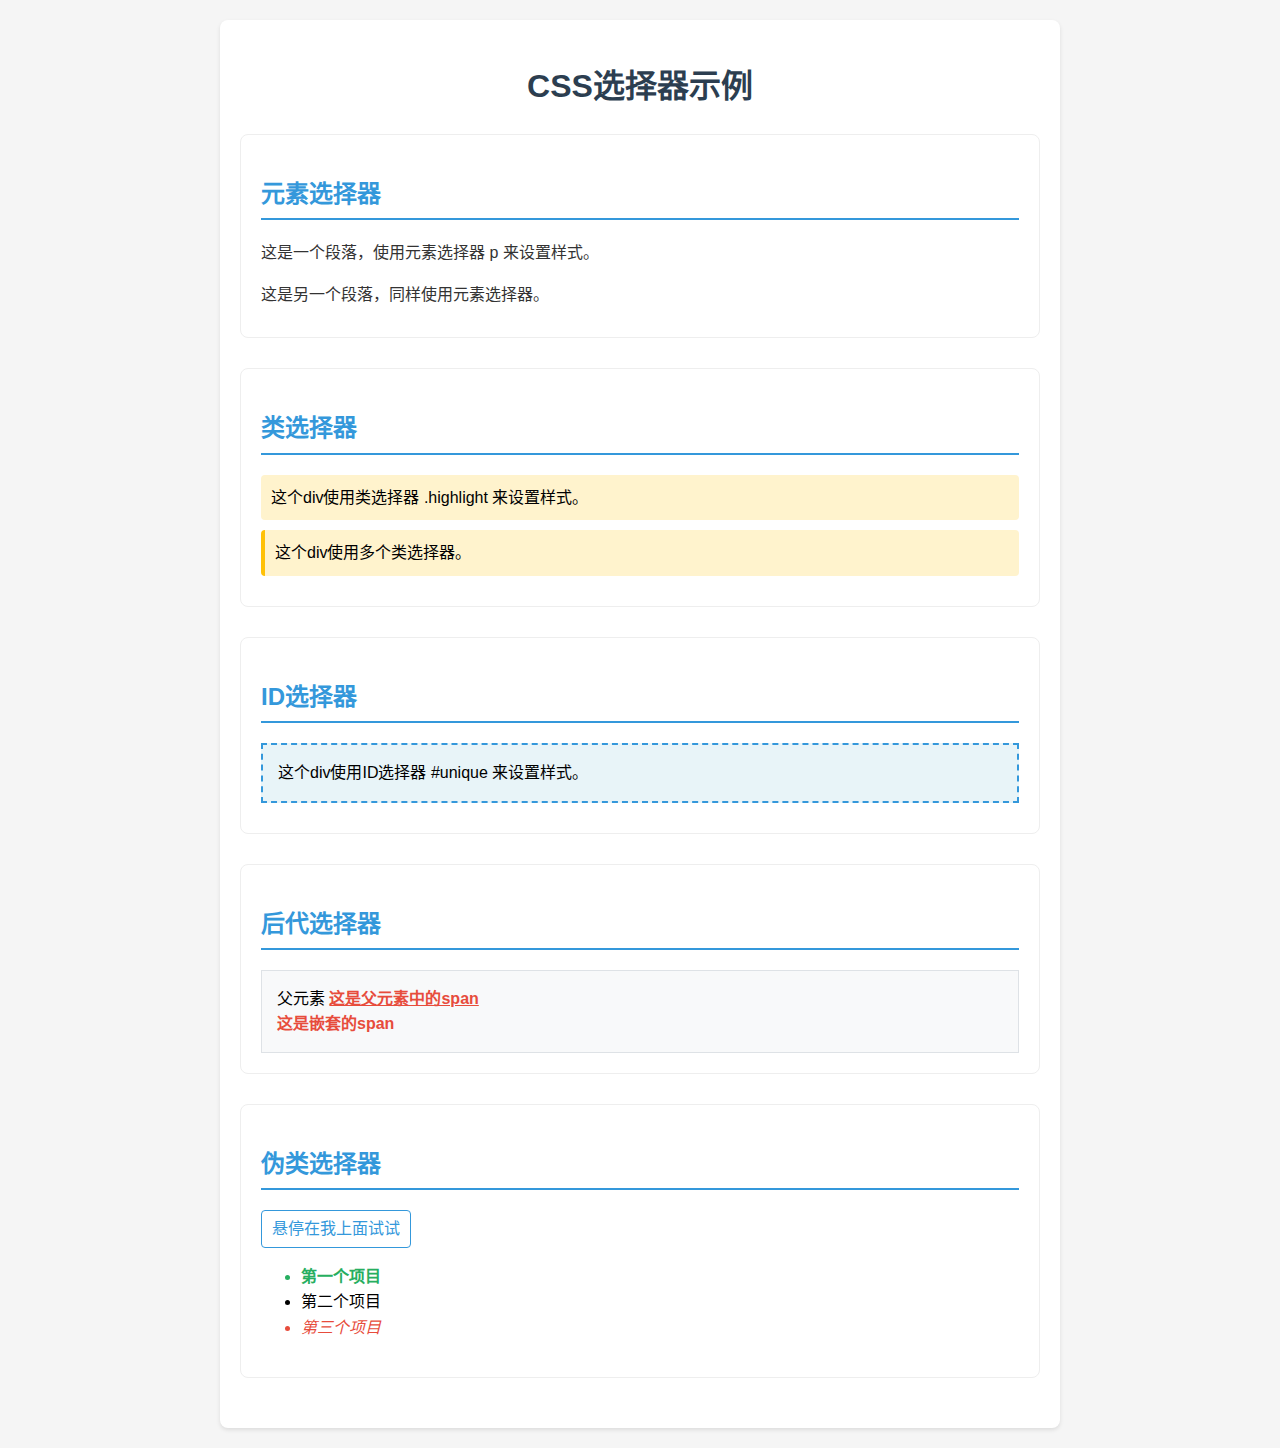
<file: 01-selectors/index.html>
<!DOCTYPE html>
<html lang="zh-CN">
<head>
    <meta charset="UTF-8">
    <meta name="viewport" content="width=device-width, initial-scale=1.0">
    <title>CSS选择器示例</title>
    <link rel="stylesheet" href="styles.css">
</head>
<body>
    <div class="container">
        <h1>CSS选择器示例</h1>
        
        <!-- 元素选择器示例 -->
        <section class="selector-example">
            <h2>元素选择器</h2>
            <p>这是一个段落，使用元素选择器 p 来设置样式。</p>
            <p>这是另一个段落，同样使用元素选择器。</p>
        </section>

        <!-- 类选择器示例 -->
        <section class="selector-example">
            <h2>类选择器</h2>
            <div class="highlight">这个div使用类选择器 .highlight 来设置样式。</div>
            <div class="highlight warning">这个div使用多个类选择器。</div>
        </section>

        <!-- ID选择器示例 -->
        <section class="selector-example">
            <h2>ID选择器</h2>
            <div id="unique">这个div使用ID选择器 #unique 来设置样式。</div>
        </section>

        <!-- 后代选择器示例 -->
        <section class="selector-example nested">
            <h2>后代选择器</h2>
            <div class="parent">
                父元素
                <span>这是父元素中的span</span>
                <div>
                    <span>这是嵌套的span</span>
                </div>
            </div>
        </section>

        <!-- 伪类选择器示例 -->
        <section class="selector-example">
            <h2>伪类选择器</h2>
            <a href="#" class="pseudo-link">悬停在我上面试试</a>
            <ul>
                <li>第一个项目</li>
                <li>第二个项目</li>
                <li>第三个项目</li>
            </ul>
        </section>
    </div>
</body>
</html>
</file>
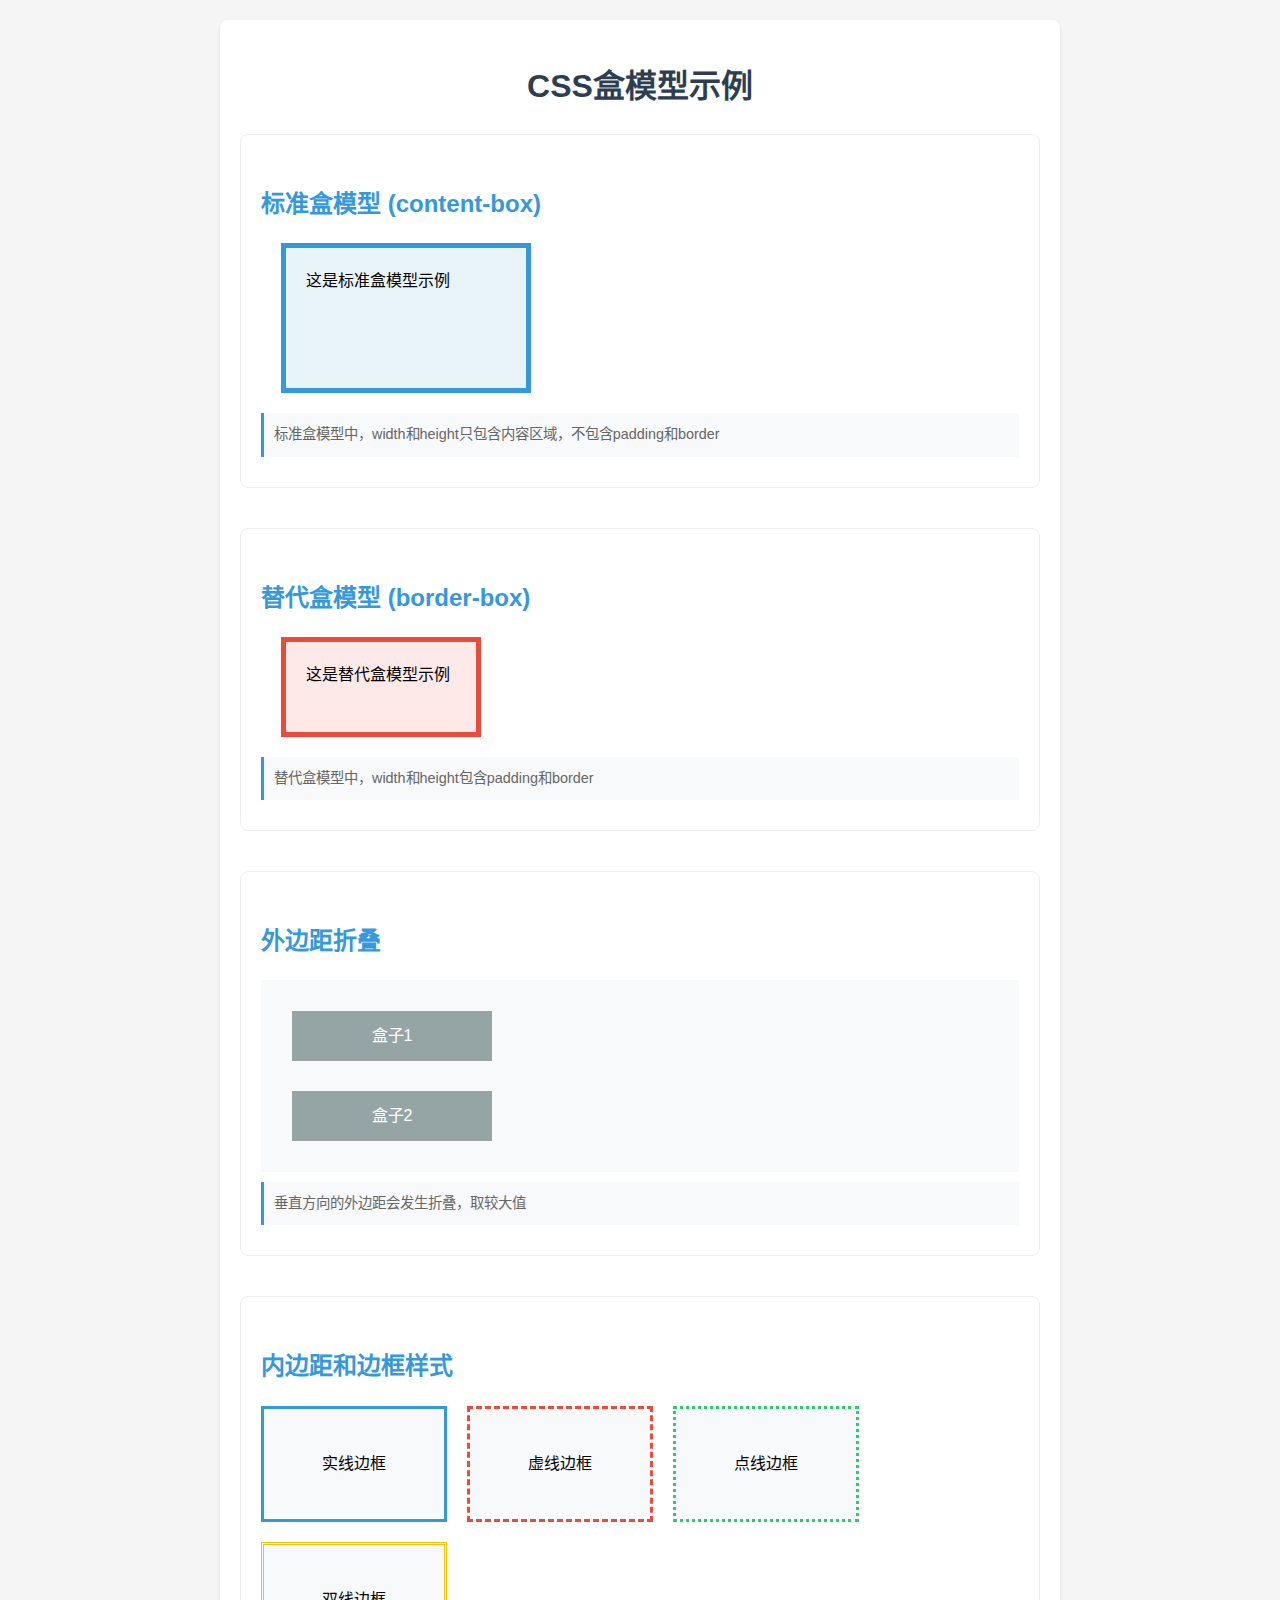
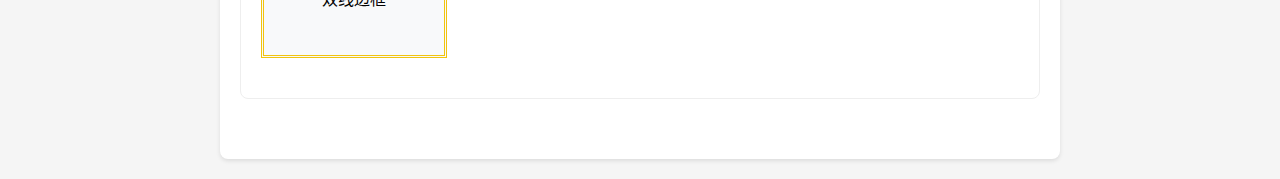
<file: 02-box-model/index.html>
<!DOCTYPE html>
<html lang="zh-CN">
<head>
    <meta charset="UTF-8">
    <meta name="viewport" content="width=device-width, initial-scale=1.0">
    <title>CSS盒模型示例</title>
    <link rel="stylesheet" href="styles.css">
</head>
<body>
    <div class="container">
        <h1>CSS盒模型示例</h1>

        <!-- 标准盒模型示例 -->
        <section class="box-example">
            <h2>标准盒模型 (content-box)</h2>
            <div class="content-box">
                这是标准盒模型示例
            </div>
            <p class="explanation">
                标准盒模型中，width和height只包含内容区域，不包含padding和border
            </p>
        </section>

        <!-- 替代盒模型示例 -->
        <section class="box-example">
            <h2>替代盒模型 (border-box)</h2>
            <div class="border-box">
                这是替代盒模型示例
            </div>
            <p class="explanation">
                替代盒模型中，width和height包含padding和border
            </p>
        </section>

        <!-- 外边距折叠示例 -->
        <section class="box-example">
            <h2>外边距折叠</h2>
            <div class="margin-collapse">
                <div class="box1">盒子1</div>
                <div class="box2">盒子2</div>
            </div>
            <p class="explanation">
                垂直方向的外边距会发生折叠，取较大值
            </p>
        </section>

        <!-- 内边距和边框示例 -->
        <section class="box-example">
            <h2>内边距和边框样式</h2>
            <div class="padding-border-example">
                <div class="solid">实线边框</div>
                <div class="dashed">虚线边框</div>
                <div class="dotted">点线边框</div>
                <div class="double">双线边框</div>
            </div>
        </section>
    </div>
</body>
</html>
</file>
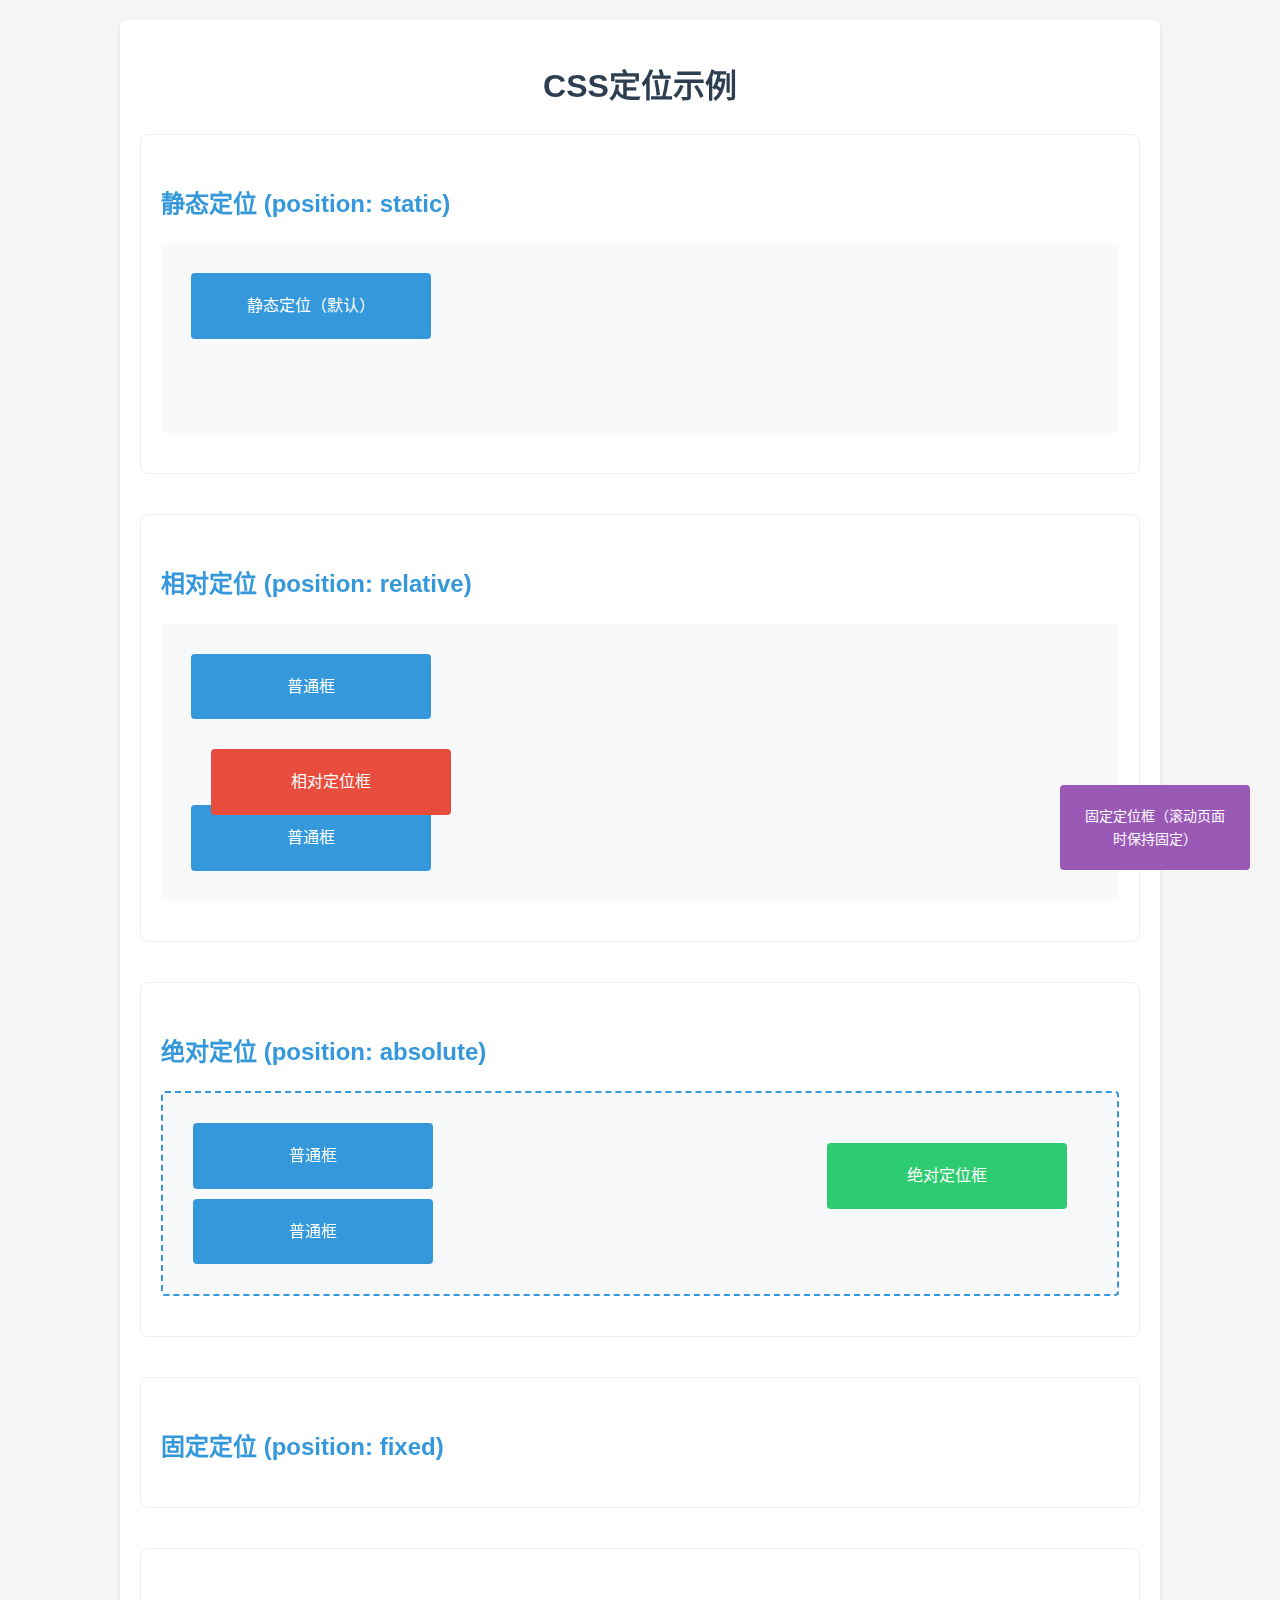
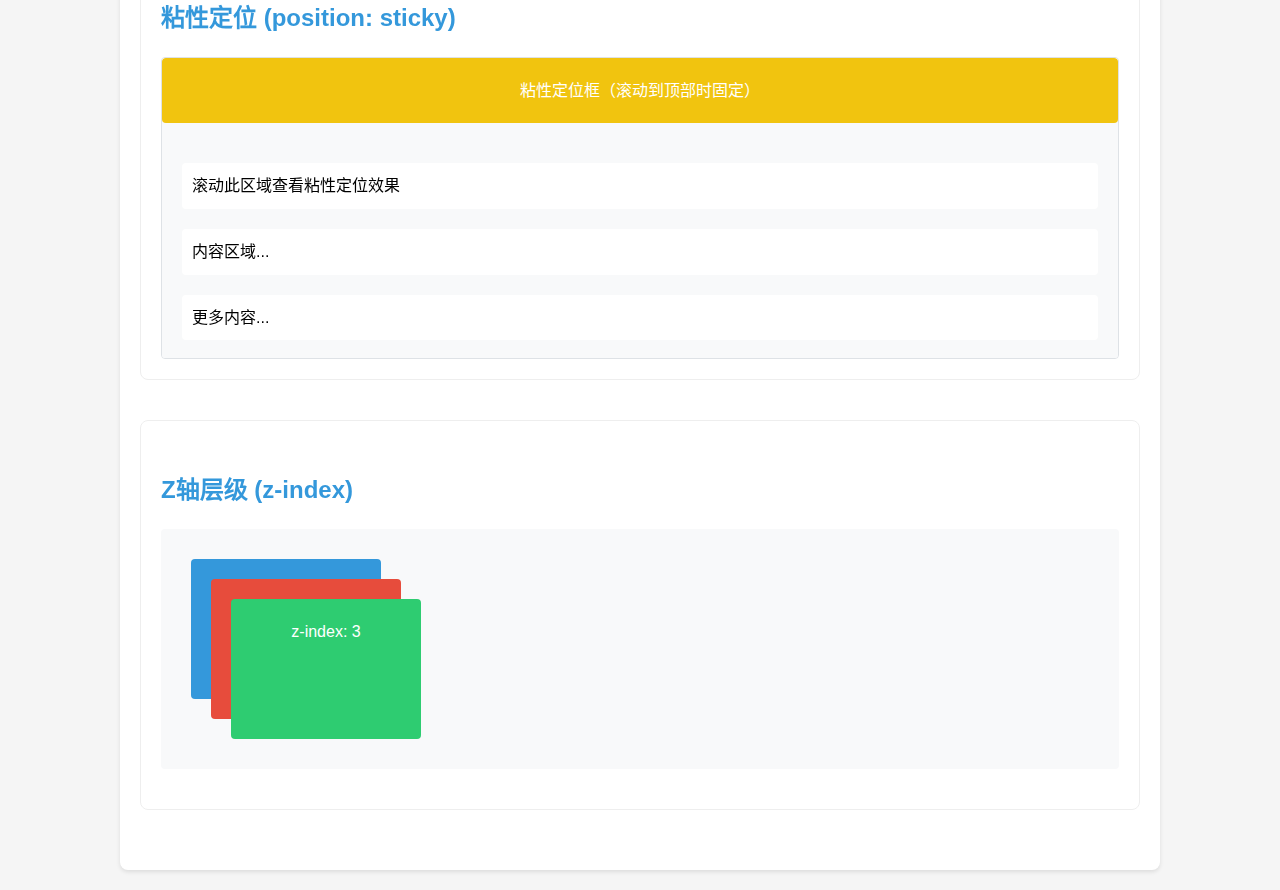
<file: 04-positioning/index.html>
<!DOCTYPE html>
<html lang="zh-CN">
<head>
    <meta charset="UTF-8">
    <meta name="viewport" content="width=device-width, initial-scale=1.0">
    <title>CSS定位示例</title>
    <link rel="stylesheet" href="styles.css">
</head>
<body>
    <div class="container">
        <h1>CSS定位示例</h1>

        <!-- 静态定位（默认） -->
        <section class="demo-section">
            <h2>静态定位 (position: static)</h2>
            <div class="position-demo static">
                <div class="box">静态定位（默认）</div>
            </div>
        </section>

        <!-- 相对定位 -->
        <section class="demo-section">
            <h2>相对定位 (position: relative)</h2>
            <div class="position-demo">
                <div class="box">普通框</div>
                <div class="box relative">相对定位框</div>
                <div class="box">普通框</div>
            </div>
        </section>

        <!-- 绝对定位 -->
        <section class="demo-section">
            <h2>绝对定位 (position: absolute)</h2>
            <div class="position-demo relative-container">
                <div class="box">普通框</div>
                <div class="box absolute">绝对定位框</div>
                <div class="box">普通框</div>
            </div>
        </section>

        <!-- 固定定位 -->
        <section class="demo-section">
            <h2>固定定位 (position: fixed)</h2>
            <div class="box fixed">
                固定定位框（滚动页面时保持固定）
            </div>
        </section>

        <!-- 粘性定位 -->
        <section class="demo-section">
            <h2>粘性定位 (position: sticky)</h2>
            <div class="sticky-container">
                <div class="box sticky">粘性定位框（滚动到顶部时固定）</div>
                <div class="scroll-content">
                    <p>滚动此区域查看粘性定位效果</p>
                    <p>内容区域...</p>
                    <p>更多内容...</p>
                    <p>继续滚动...</p>
                    <p>观察粘性定位框的行为</p>
                    <p>它会在到达顶部时固定</p>
                    <p>继续滚动看看效果</p>
                    <p>直到其容器离开视口</p>
                </div>
            </div>
        </section>

        <!-- z-index示例 -->
        <section class="demo-section">
            <h2>Z轴层级 (z-index)</h2>
            <div class="position-demo z-index-demo">
                <div class="box z-index-1">z-index: 1</div>
                <div class="box z-index-2">z-index: 2</div>
                <div class="box z-index-3">z-index: 3</div>
            </div>
        </section>
    </div>
</body>
</html>
</file>
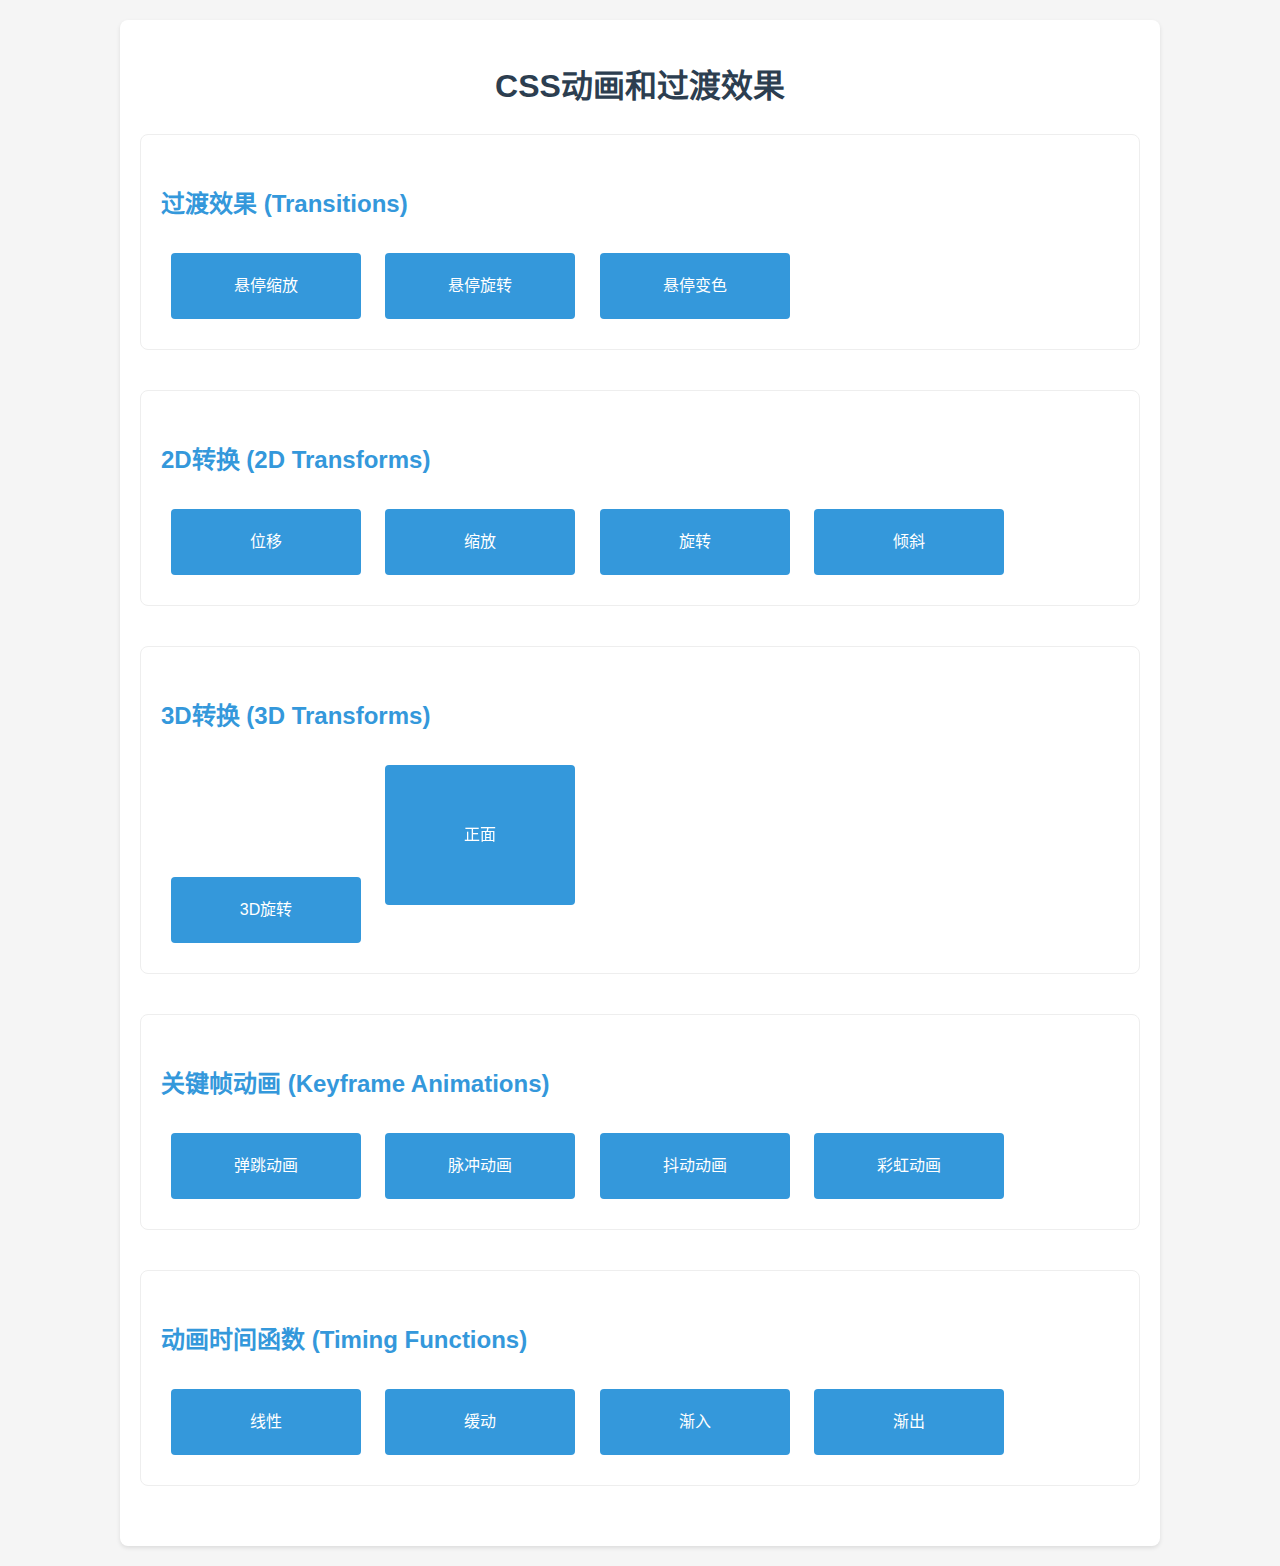
<file: 05-animations/index.html>
<!DOCTYPE html>
<html lang="zh-CN">
<head>
    <meta charset="UTF-8">
    <meta name="viewport" content="width=device-width, initial-scale=1.0">
    <title>CSS动画和过渡效果</title>
    <link rel="stylesheet" href="styles.css">
</head>
<body>
    <div class="container">
        <h1>CSS动画和过渡效果</h1>

        <!-- 过渡效果 -->
        <section class="demo-section">
            <h2>过渡效果 (Transitions)</h2>
            <div class="transition-demo">
                <div class="box hover-scale">悬停缩放</div>
                <div class="box hover-rotate">悬停旋转</div>
                <div class="box hover-color">悬停变色</div>
            </div>
        </section>

        <!-- 2D转换 -->
        <section class="demo-section">
            <h2>2D转换 (2D Transforms)</h2>
            <div class="transform-demo">
                <div class="box translate">位移</div>
                <div class="box scale">缩放</div>
                <div class="box rotate">旋转</div>
                <div class="box skew">倾斜</div>
            </div>
        </section>

        <!-- 3D转换 -->
        <section class="demo-section">
            <h2>3D转换 (3D Transforms)</h2>
            <div class="transform-3d-demo">
                <div class="box rotate-3d">3D旋转</div>
                <div class="box flip-card">
                    <div class="flip-card-inner">
                        <div class="flip-card-front">正面</div>
                        <div class="flip-card-back">背面</div>
                    </div>
                </div>
            </div>
        </section>

        <!-- 关键帧动画 -->
        <section class="demo-section">
            <h2>关键帧动画 (Keyframe Animations)</h2>
            <div class="animation-demo">
                <div class="box bounce">弹跳动画</div>
                <div class="box pulse">脉冲动画</div>
                <div class="box shake">抖动动画</div>
                <div class="box rainbow">彩虹动画</div>
            </div>
        </section>

        <!-- 动画时间函数 -->
        <section class="demo-section">
            <h2>动画时间函数 (Timing Functions)</h2>
            <div class="timing-demo">
                <div class="box linear">线性</div>
                <div class="box ease">缓动</div>
                <div class="box ease-in">渐入</div>
                <div class="box ease-out">渐出</div>
            </div>
        </section>
    </div>
</body>
</html>
</file>
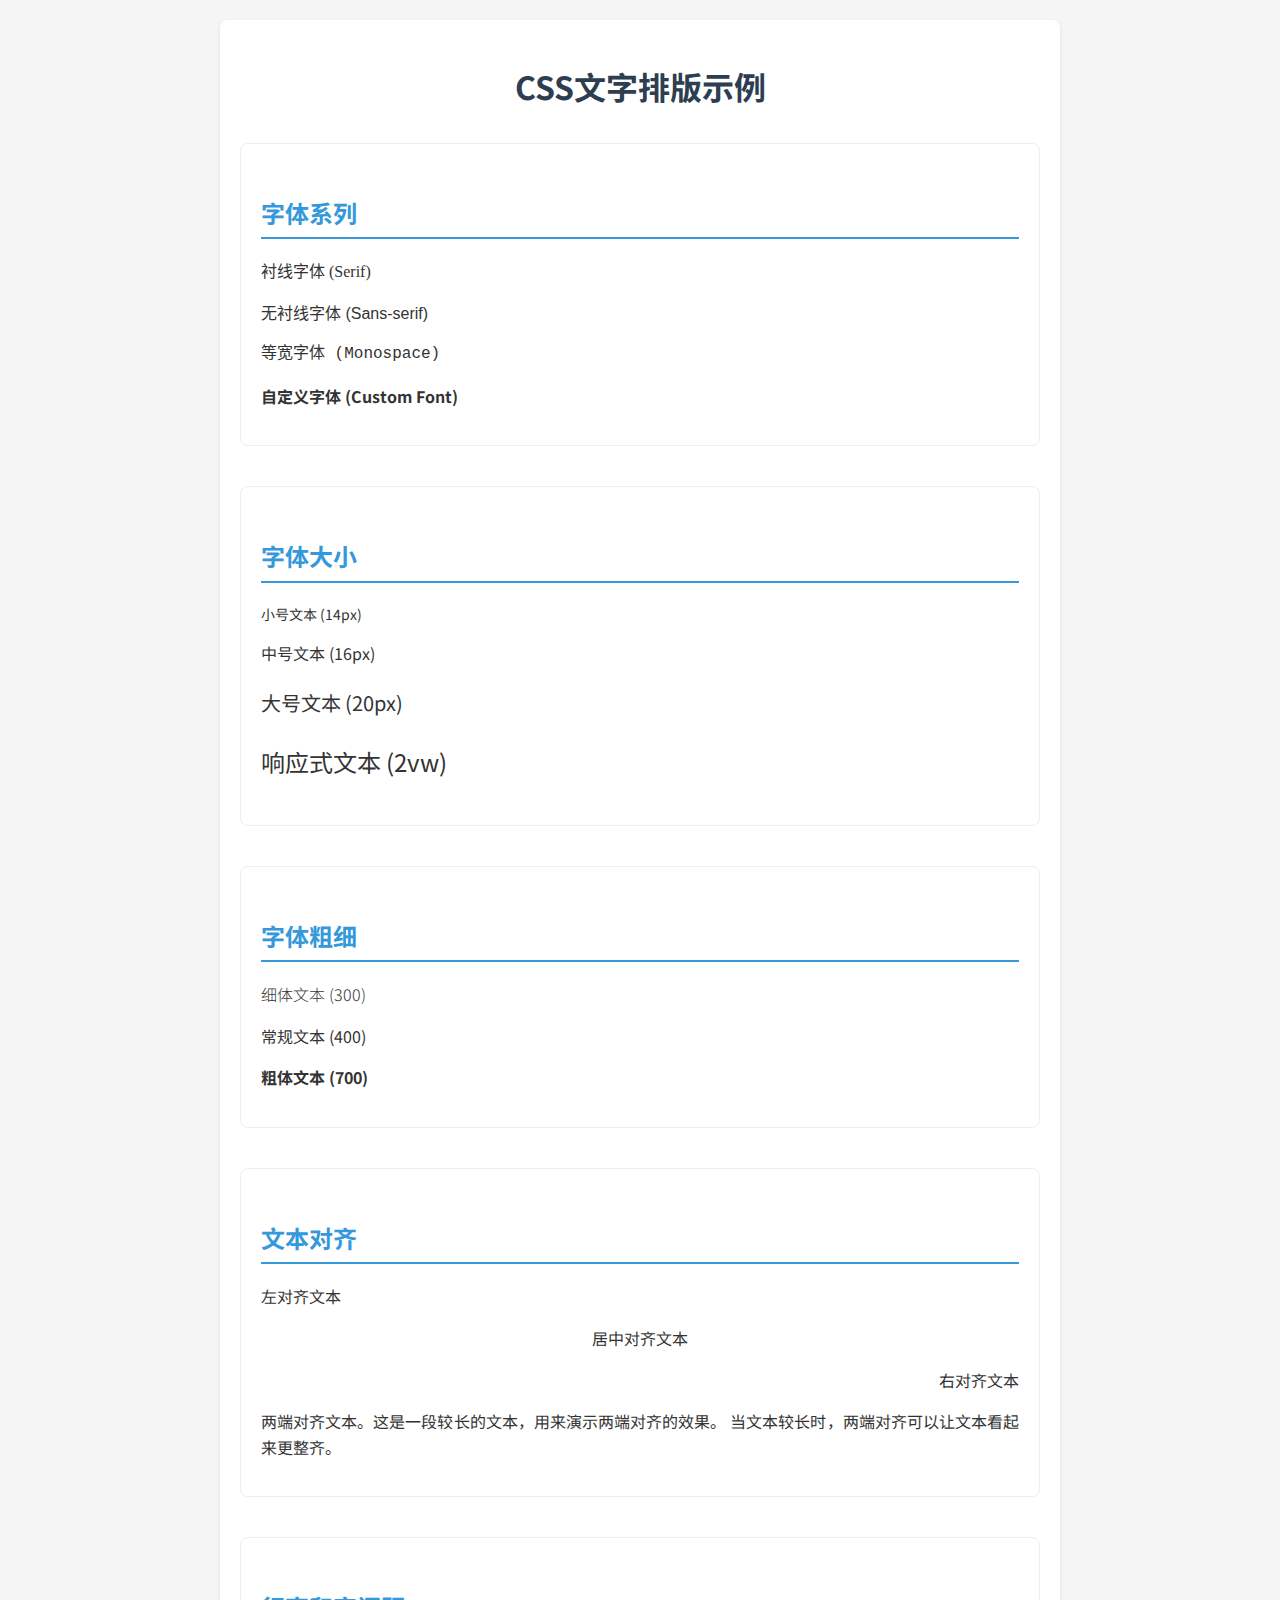
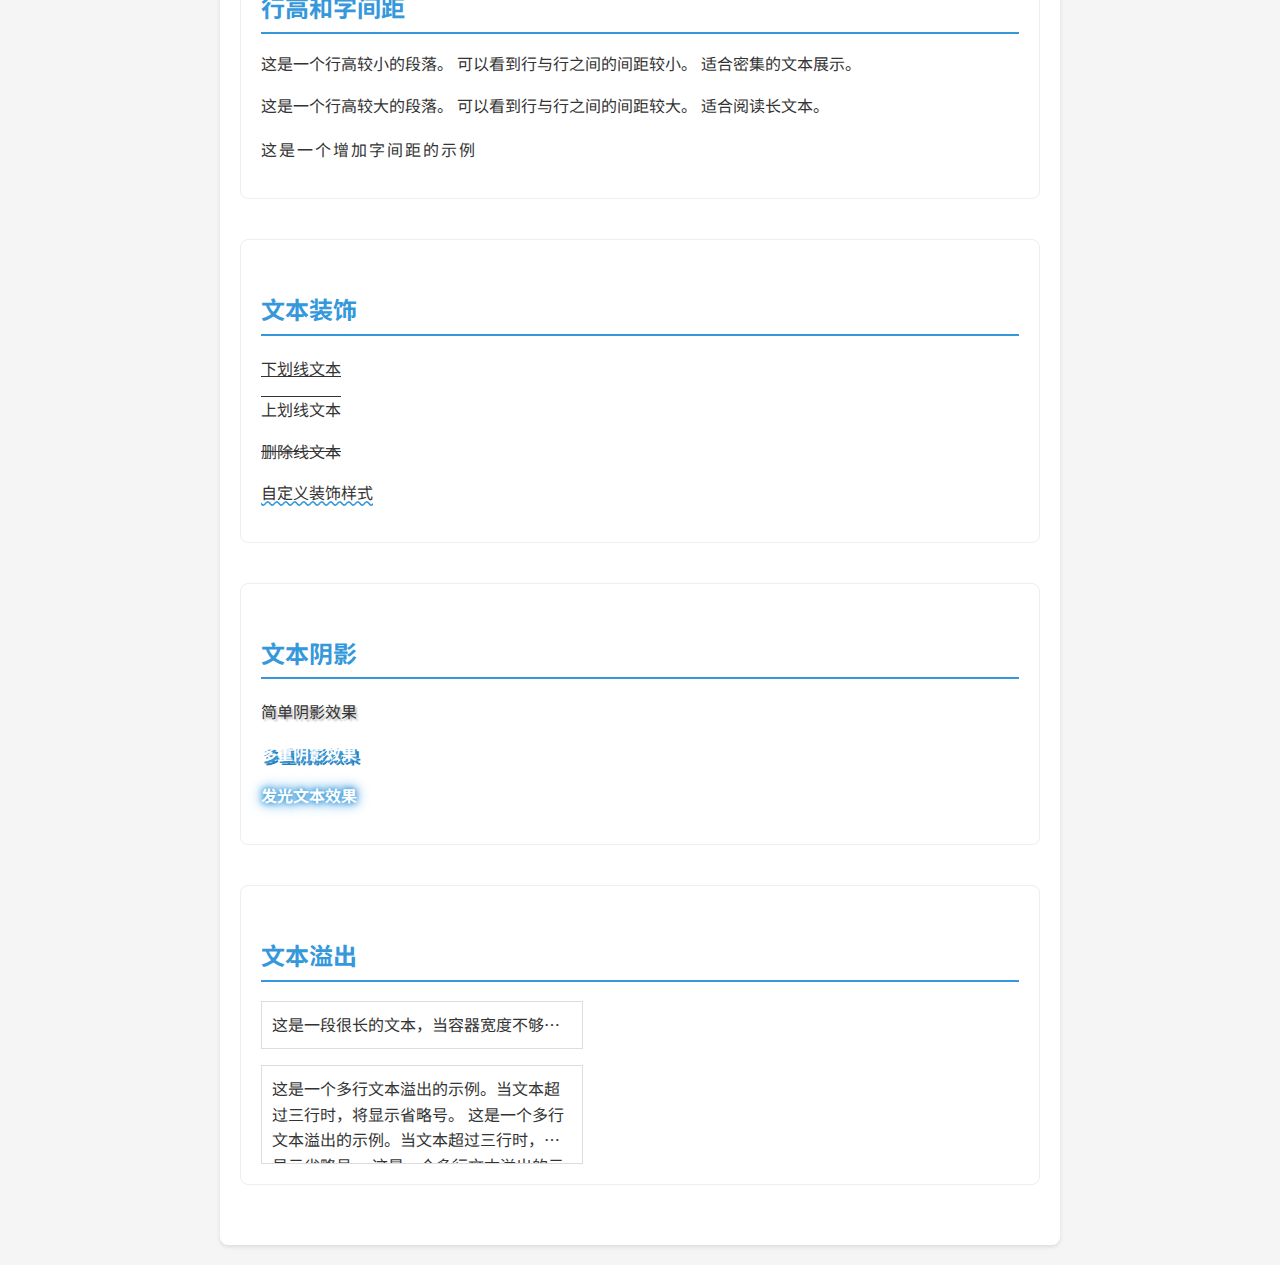
<file: 05-typography/index.html>
<!DOCTYPE html>
<html lang="zh-CN">
<head>
    <meta charset="UTF-8">
    <meta name="viewport" content="width=device-width, initial-scale=1.0">
    <title>CSS文字排版示例</title>
    <link rel="stylesheet" href="styles.css">
    <link href="https://fonts.googleapis.com/css2?family=Noto+Sans+SC:wght@400;700&display=swap" rel="stylesheet">
</head>
<body>
    <div class="container">
        <h1>CSS文字排版示例</h1>

        <!-- 字体系列 -->
        <section class="demo-section">
            <h2>字体系列</h2>
            <p class="font-serif">衬线字体 (Serif)</p>
            <p class="font-sans">无衬线字体 (Sans-serif)</p>
            <p class="font-mono">等宽字体 (Monospace)</p>
            <p class="font-custom">自定义字体 (Custom Font)</p>
        </section>

        <!-- 字体大小 -->
        <section class="demo-section">
            <h2>字体大小</h2>
            <p class="text-small">小号文本 (14px)</p>
            <p class="text-medium">中号文本 (16px)</p>
            <p class="text-large">大号文本 (20px)</p>
            <p class="text-responsive">响应式文本 (2vw)</p>
        </section>

        <!-- 字体粗细 -->
        <section class="demo-section">
            <h2>字体粗细</h2>
            <p class="weight-light">细体文本 (300)</p>
            <p class="weight-regular">常规文本 (400)</p>
            <p class="weight-bold">粗体文本 (700)</p>
        </section>

        <!-- 文本对齐 -->
        <section class="demo-section">
            <h2>文本对齐</h2>
            <p class="text-left">左对齐文本</p>
            <p class="text-center">居中对齐文本</p>
            <p class="text-right">右对齐文本</p>
            <p class="text-justify">两端对齐文本。这是一段较长的文本，用来演示两端对齐的效果。
            当文本较长时，两端对齐可以让文本看起来更整齐。</p>
        </section>

        <!-- 行高和字间距 -->
        <section class="demo-section">
            <h2>行高和字间距</h2>
            <p class="line-height-small">这是一个行高较小的段落。
            可以看到行与行之间的间距较小。
            适合密集的文本展示。</p>
            <p class="line-height-large">这是一个行高较大的段落。
            可以看到行与行之间的间距较大。
            适合阅读长文本。</p>
            <p class="letter-spacing">这是一个增加字间距的示例</p>
        </section>

        <!-- 文本装饰 -->
        <section class="demo-section">
            <h2>文本装饰</h2>
            <p class="text-underline">下划线文本</p>
            <p class="text-overline">上划线文本</p>
            <p class="text-line-through">删除线文本</p>
            <p class="text-decoration-style">自定义装饰样式</p>
        </section>

        <!-- 文本阴影 -->
        <section class="demo-section">
            <h2>文本阴影</h2>
            <p class="text-shadow-simple">简单阴影效果</p>
            <p class="text-shadow-multiple">多重阴影效果</p>
            <p class="text-shadow-glow">发光文本效果</p>
        </section>

        <!-- 文本溢出 -->
        <section class="demo-section">
            <h2>文本溢出</h2>
            <p class="text-overflow">这是一段很长的文本，当容器宽度不够时会显示省略号。这是一段很长的文本，当容器宽度不够时会显示省略号。</p>
            <div class="multi-line-overflow">
                这是一个多行文本溢出的示例。当文本超过三行时，将显示省略号。
                这是一个多行文本溢出的示例。当文本超过三行时，将显示省略号。
                这是一个多行文本溢出的示例。当文本超过三行时，将显示省略号。
                这是一个多行文本溢出的示例。当文本超过三行时，将显示省略号。
            </div>
        </section>
    </div>
</body>
</html>
</file>
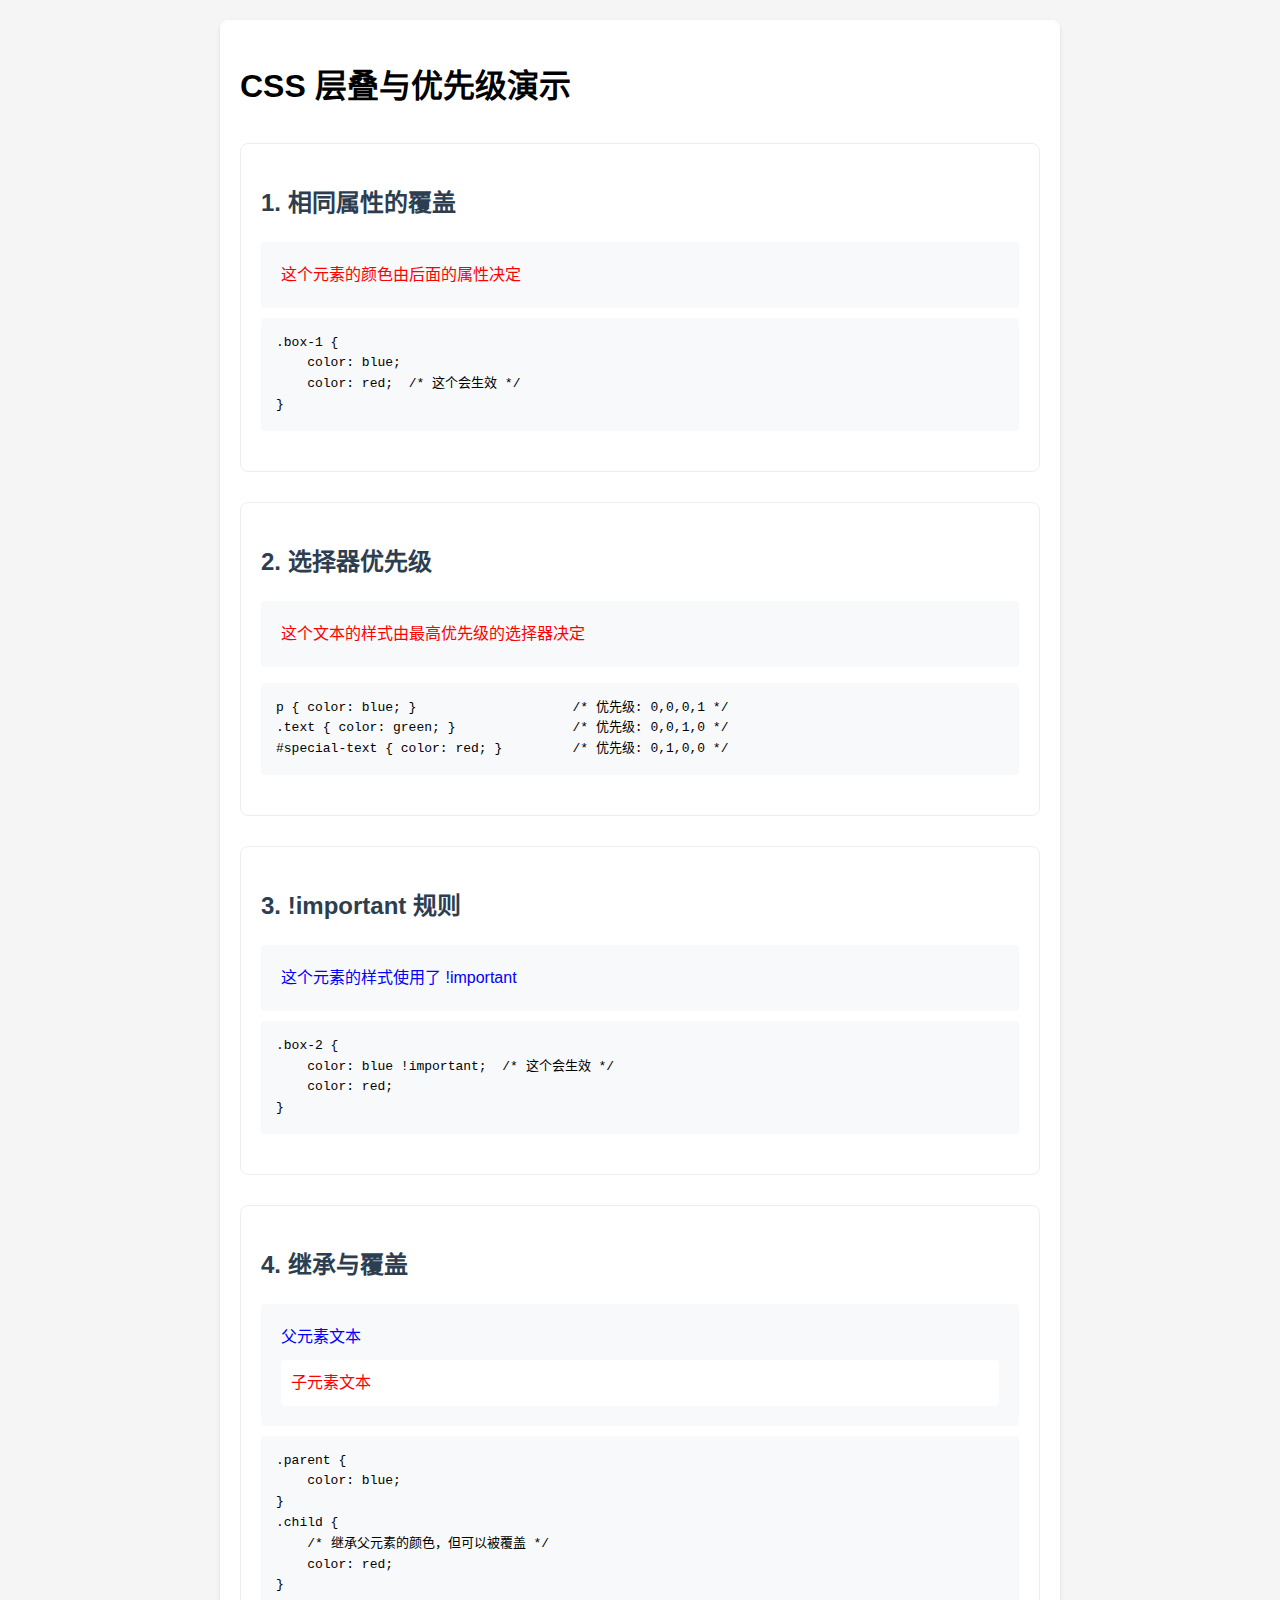
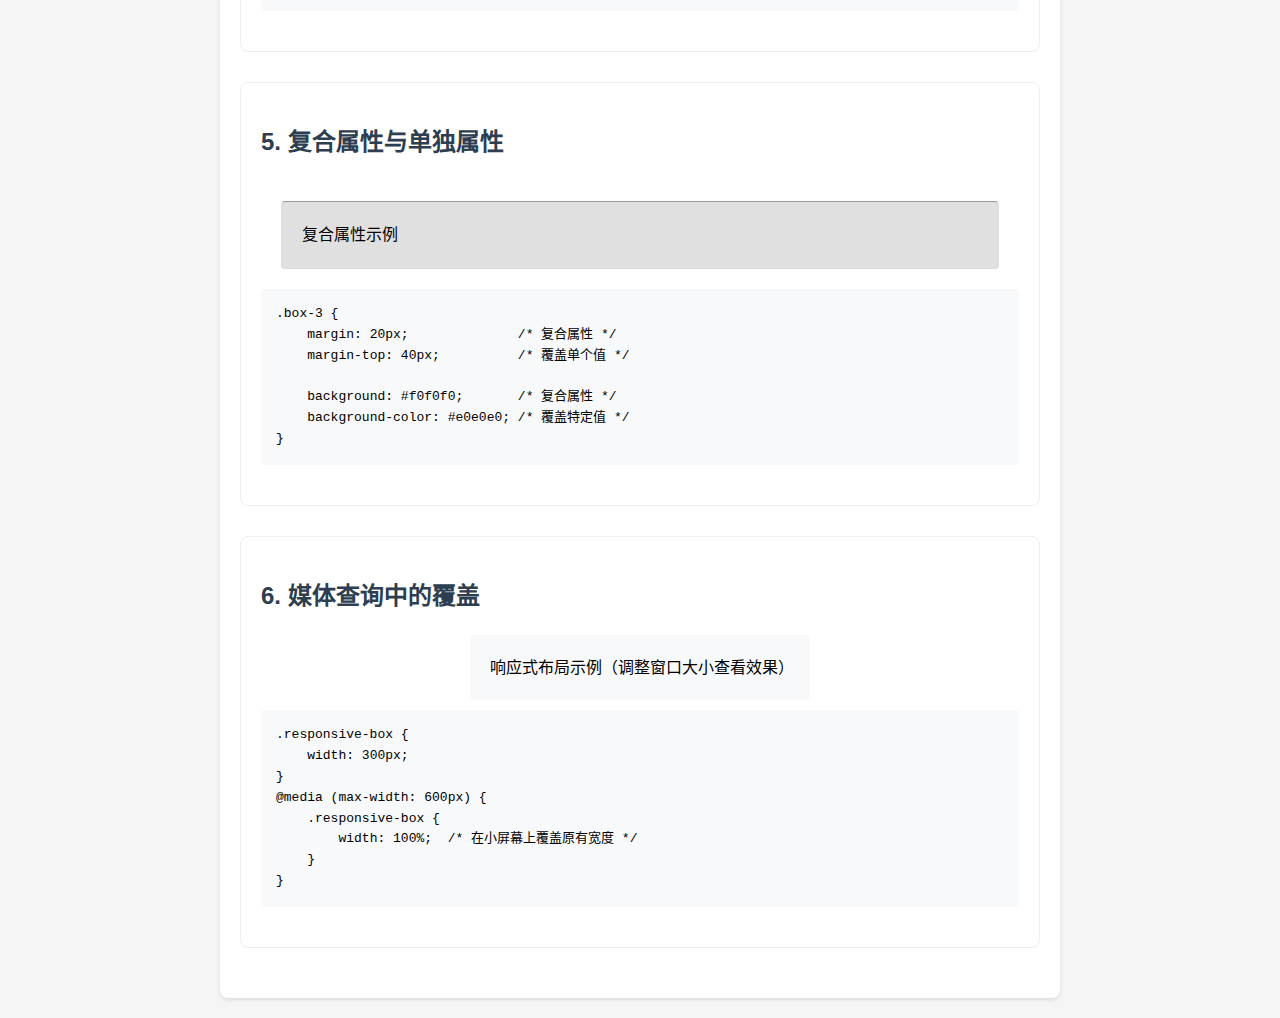
<file: css-cascade/index.html>
<!DOCTYPE html>
<html lang="zh-CN">
<head>
    <meta charset="UTF-8">
    <meta name="viewport" content="width=device-width, initial-scale=1.0">
    <title>CSS 层叠与优先级演示</title>
    <link rel="stylesheet" href="styles.css">
</head>
<body>
    <div class="container">
        <h1>CSS 层叠与优先级演示</h1>

        <!-- 1. 相同属性的覆盖 -->
        <section class="demo-section">
            <h2>1. 相同属性的覆盖</h2>
            <div class="same-property-demo">
                <div class="box-1">
                    这个元素的颜色由后面的属性决定
                </div>
                <pre class="code-display">
.box-1 {
    color: blue;
    color: red;  /* 这个会生效 */
}</pre>
            </div>
        </section>

        <!-- 2. 选择器优先级 -->
        <section class="demo-section">
            <h2>2. 选择器优先级</h2>
            <div class="specificity-demo">
                <p class="text" id="special-text">
                    这个文本的样式由最高优先级的选择器决定
                </p>
                <pre class="code-display">
p { color: blue; }                    /* 优先级: 0,0,0,1 */
.text { color: green; }               /* 优先级: 0,0,1,0 */
#special-text { color: red; }         /* 优先级: 0,1,0,0 */</pre>
            </div>
        </section>

        <!-- 3. !important 规则 -->
        <section class="demo-section">
            <h2>3. !important 规则</h2>
            <div class="important-demo">
                <div class="box-2">
                    这个元素的样式使用了 !important
                </div>
                <pre class="code-display">
.box-2 {
    color: blue !important;  /* 这个会生效 */
    color: red;
}</pre>
            </div>
        </section>

        <!-- 4. 继承与覆盖 -->
        <section class="demo-section">
            <h2>4. 继承与覆盖</h2>
            <div class="inheritance-demo">
                <div class="parent">
                    父元素文本
                    <div class="child">
                        子元素文本
                    </div>
                </div>
                <pre class="code-display">
.parent {
    color: blue;
}
.child {
    /* 继承父元素的颜色，但可以被覆盖 */
    color: red;
}</pre>
            </div>
        </section>

        <!-- 5. 复合属性与单独属性 -->
        <section class="demo-section">
            <h2>5. 复合属性与单独属性</h2>
            <div class="shorthand-demo">
                <div class="box-3">
                    复合属性示例
                </div>
                <pre class="code-display">
.box-3 {
    margin: 20px;              /* 复合属性 */
    margin-top: 40px;          /* 覆盖单个值 */
    
    background: #f0f0f0;       /* 复合属性 */
    background-color: #e0e0e0; /* 覆盖特定值 */
}</pre>
            </div>
        </section>

        <!-- 6. 媒体查询中的覆盖 -->
        <section class="demo-section">
            <h2>6. 媒体查询中的覆盖</h2>
            <div class="media-demo">
                <div class="responsive-box">
                    响应式布局示例（调整窗口大小查看效果）
                </div>
                <pre class="code-display">
.responsive-box {
    width: 300px;
}
@media (max-width: 600px) {
    .responsive-box {
        width: 100%;  /* 在小屏幕上覆盖原有宽度 */
    }
}</pre>
            </div>
        </section>
    </div>
</body>
</html>
</file>
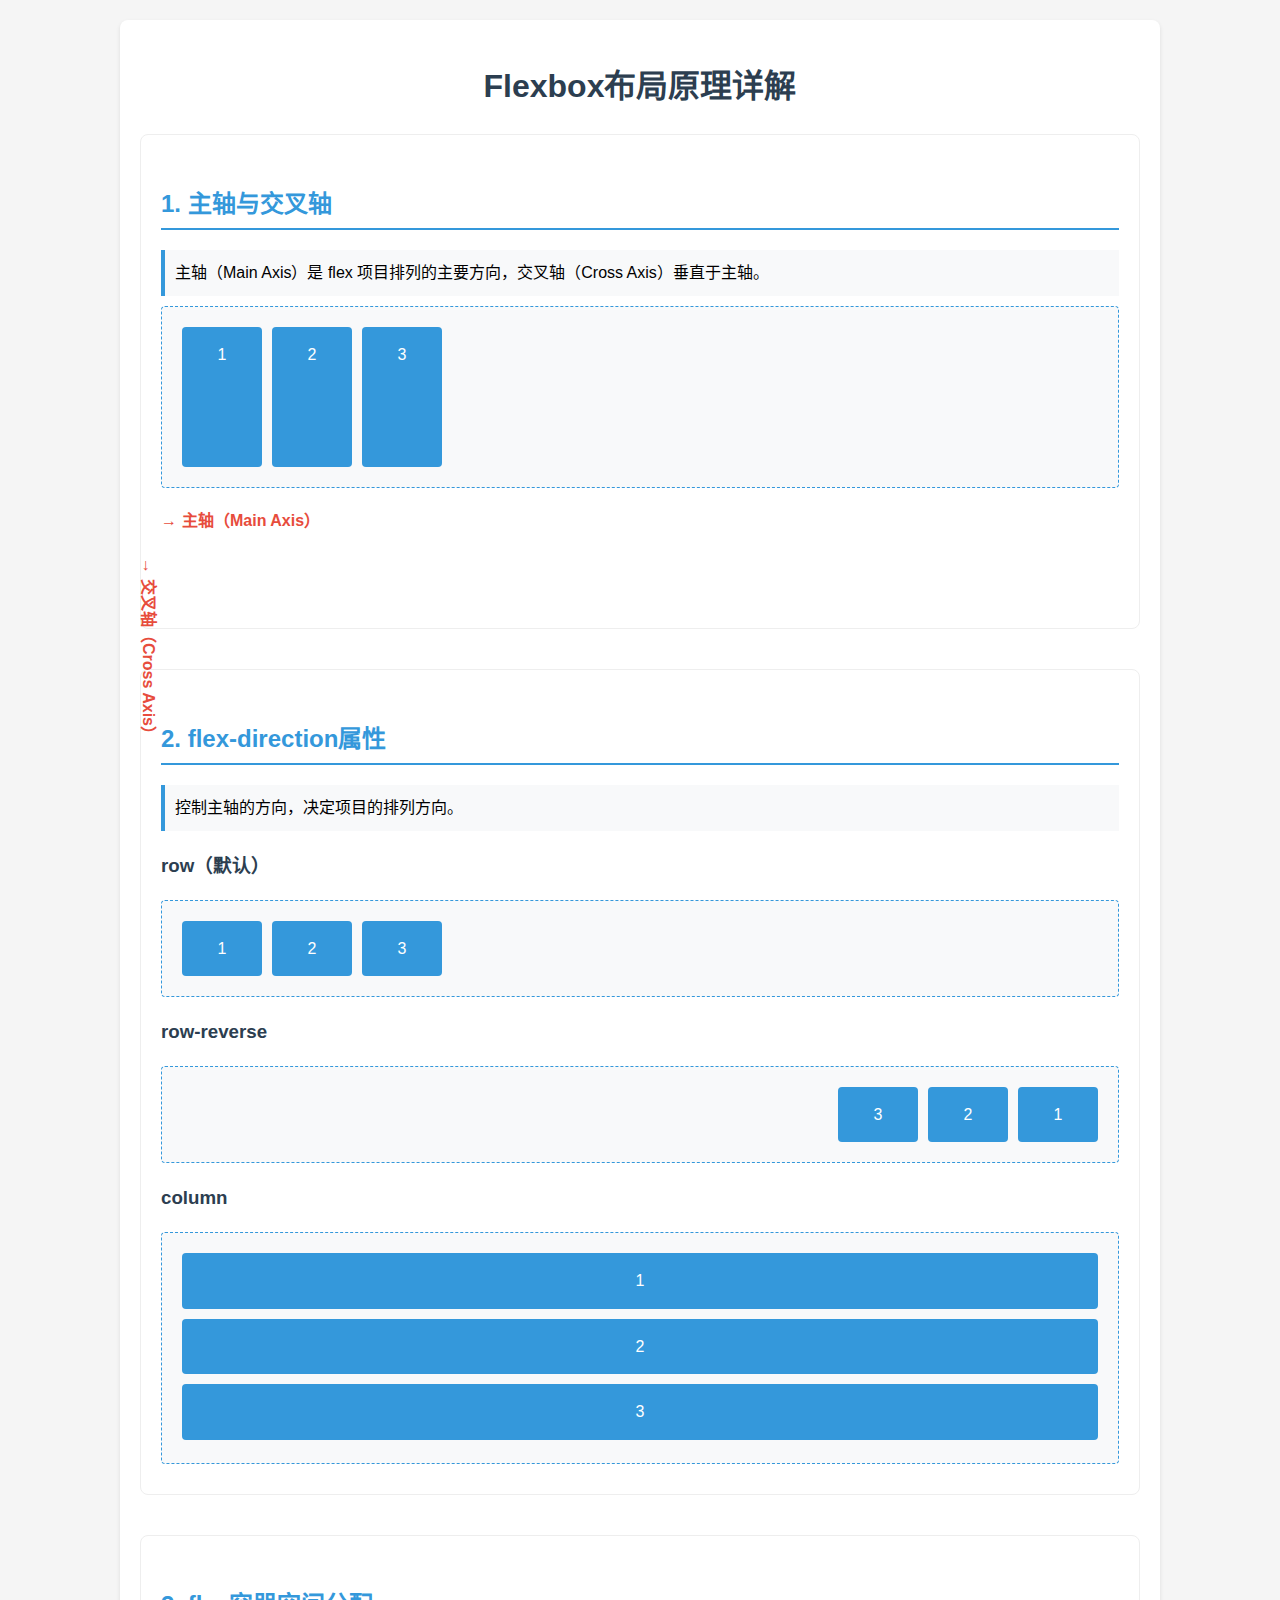
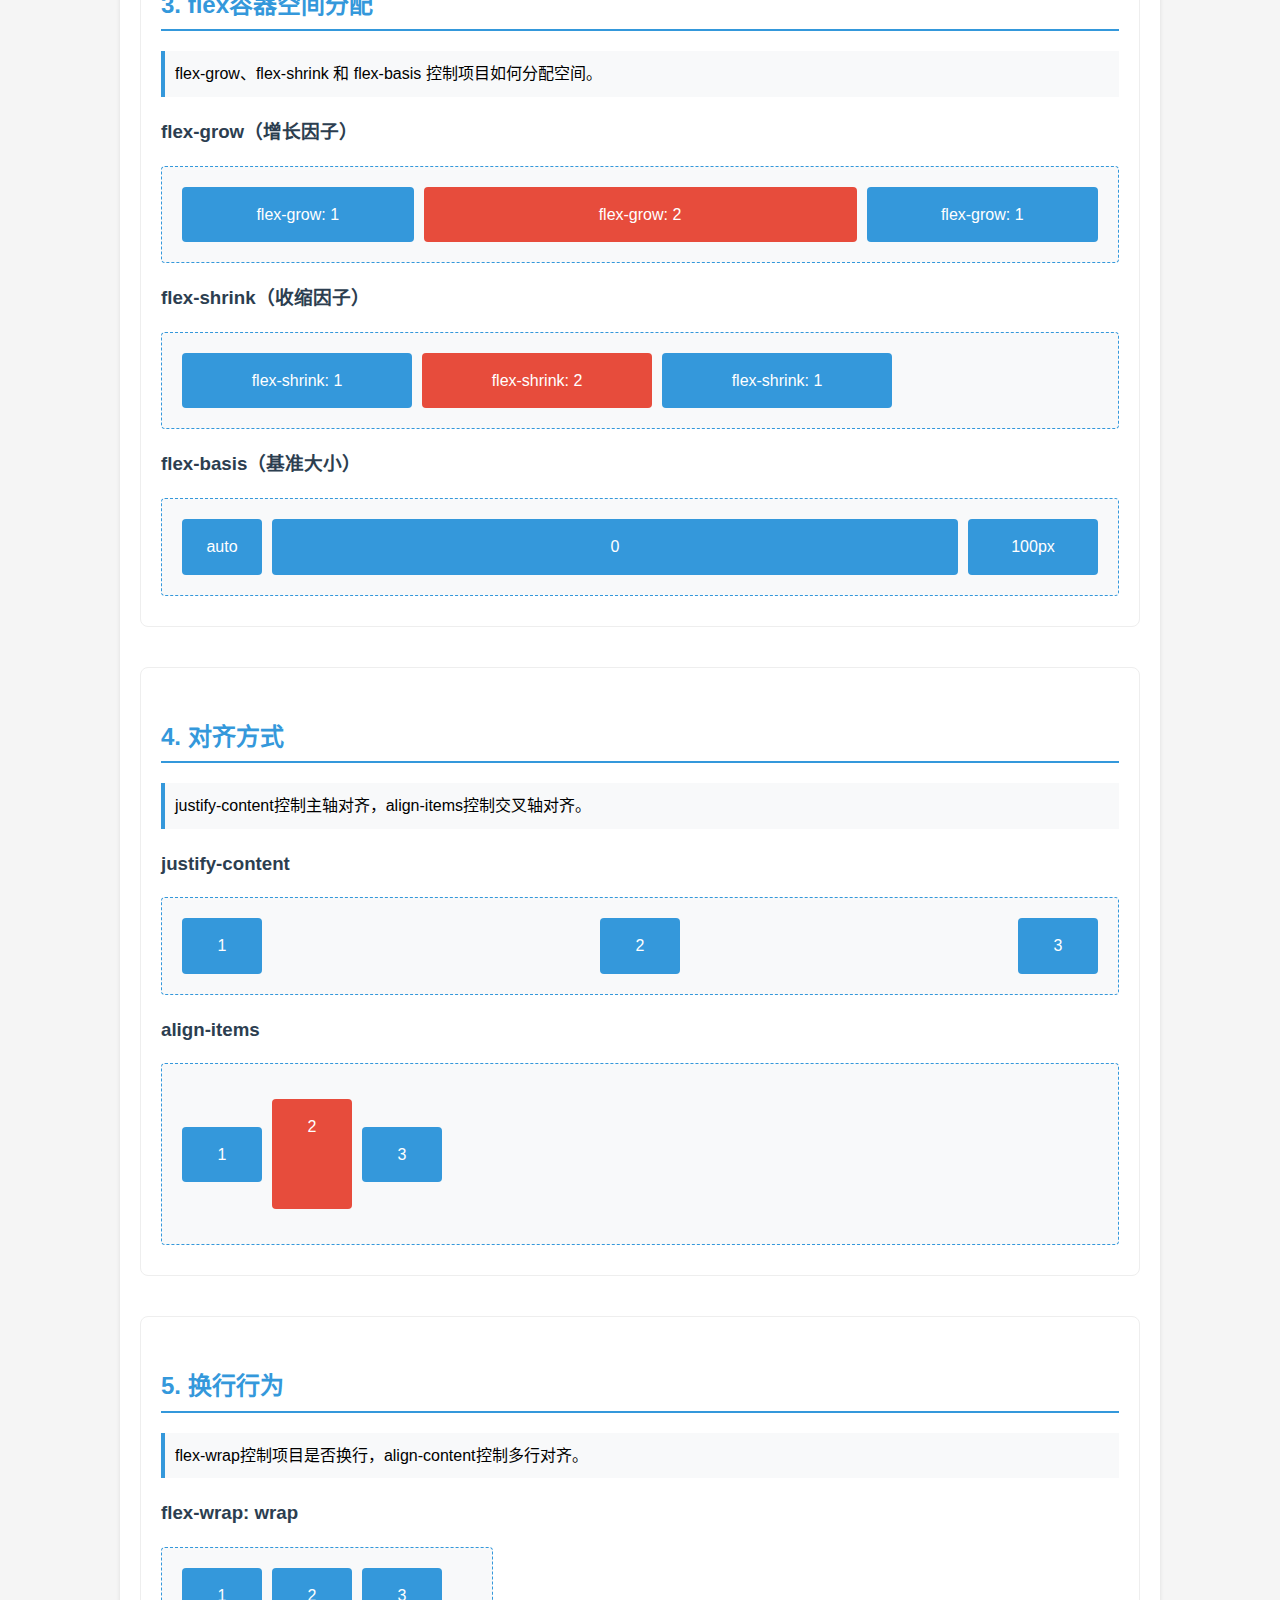
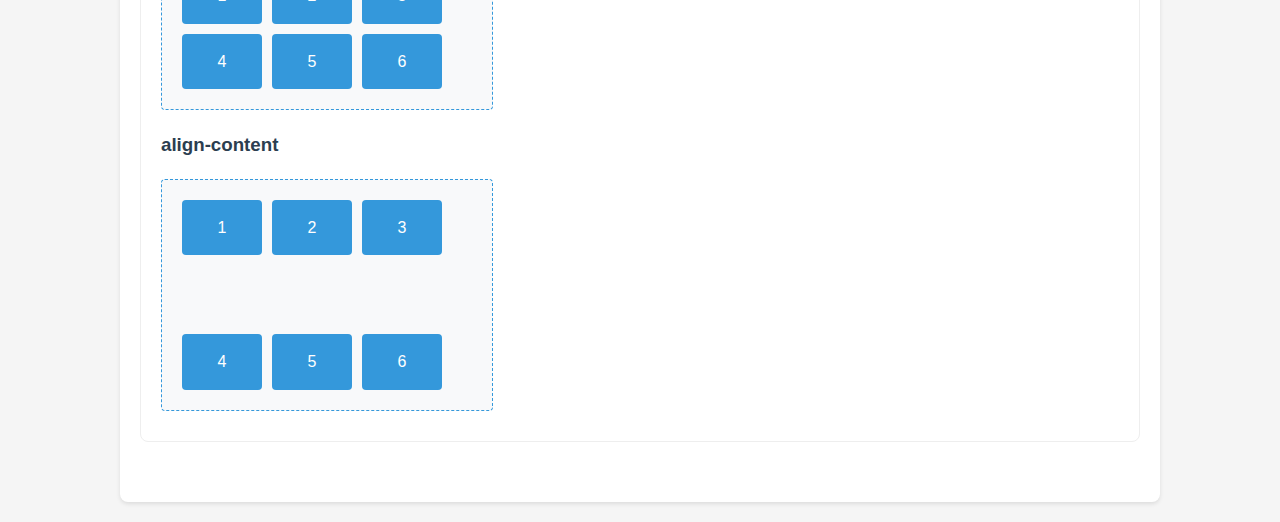
<file: 03-layout/flexbox-principles/index.html>
<!DOCTYPE html>
<html lang="zh-CN">
<head>
    <meta charset="UTF-8">
    <meta name="viewport" content="width=device-width, initial-scale=1.0">
    <title>Flexbox布局原理详解</title>
    <link rel="stylesheet" href="styles.css">
</head>
<body>
    <div class="container">
        <h1>Flexbox布局原理详解</h1>

        <!-- 1. 主轴与交叉轴 -->
        <section class="demo-section">
            <h2>1. 主轴与交叉轴</h2>
            <p class="explanation">主轴（Main Axis）是 flex 项目排列的主要方向，交叉轴（Cross Axis）垂直于主轴。</p>
            <div class="flex-container axis-demo">
                <div class="flex-item">1</div>
                <div class="flex-item">2</div>
                <div class="flex-item">3</div>
            </div>
            <div class="axis-labels">
                <div class="main-axis">主轴（Main Axis）</div>
                <div class="cross-axis">交叉轴（Cross Axis）</div>
            </div>
        </section>

        <!-- 2. flex-direction属性 -->
        <section class="demo-section">
            <h2>2. flex-direction属性</h2>
            <p class="explanation">控制主轴的方向，决定项目的排列方向。</p>
            
            <h3>row（默认）</h3>
            <div class="flex-container direction-row">
                <div class="flex-item">1</div>
                <div class="flex-item">2</div>
                <div class="flex-item">3</div>
            </div>

            <h3>row-reverse</h3>
            <div class="flex-container direction-row-reverse">
                <div class="flex-item">1</div>
                <div class="flex-item">2</div>
                <div class="flex-item">3</div>
            </div>

            <h3>column</h3>
            <div class="flex-container direction-column">
                <div class="flex-item">1</div>
                <div class="flex-item">2</div>
                <div class="flex-item">3</div>
            </div>
        </section>

        <!-- 3. flex容器空间分配 -->
        <section class="demo-section">
            <h2>3. flex容器空间分配</h2>
            <p class="explanation">flex-grow、flex-shrink 和 flex-basis 控制项目如何分配空间。</p>

            <h3>flex-grow（增长因子）</h3>
            <div class="flex-container grow-demo">
                <div class="flex-item grow-1">flex-grow: 1</div>
                <div class="flex-item grow-2">flex-grow: 2</div>
                <div class="flex-item grow-1">flex-grow: 1</div>
            </div>

            <h3>flex-shrink（收缩因子）</h3>
            <div class="flex-container shrink-demo">
                <div class="flex-item shrink-1">flex-shrink: 1</div>
                <div class="flex-item shrink-2">flex-shrink: 2</div>
                <div class="flex-item shrink-1">flex-shrink: 1</div>
            </div>

            <h3>flex-basis（基准大小）</h3>
            <div class="flex-container basis-demo">
                <div class="flex-item basis-auto">auto</div>
                <div class="flex-item basis-0">0</div>
                <div class="flex-item basis-100">100px</div>
            </div>
        </section>

        <!-- 4. 对齐方式 -->
        <section class="demo-section">
            <h2>4. 对齐方式</h2>
            <p class="explanation">justify-content控制主轴对齐，align-items控制交叉轴对齐。</p>

            <h3>justify-content</h3>
            <div class="flex-container justify-demo">
                <div class="flex-item">1</div>
                <div class="flex-item">2</div>
                <div class="flex-item">3</div>
            </div>

            <h3>align-items</h3>
            <div class="flex-container align-demo">
                <div class="flex-item">1</div>
                <div class="flex-item tall">2</div>
                <div class="flex-item">3</div>
            </div>
        </section>

        <!-- 5. 换行行为 -->
        <section class="demo-section">
            <h2>5. 换行行为</h2>
            <p class="explanation">flex-wrap控制项目是否换行，align-content控制多行对齐。</p>

            <h3>flex-wrap: wrap</h3>
            <div class="flex-container wrap-demo">
                <div class="flex-item">1</div>
                <div class="flex-item">2</div>
                <div class="flex-item">3</div>
                <div class="flex-item">4</div>
                <div class="flex-item">5</div>
                <div class="flex-item">6</div>
            </div>

            <h3>align-content</h3>
            <div class="flex-container align-content-demo">
                <div class="flex-item">1</div>
                <div class="flex-item">2</div>
                <div class="flex-item">3</div>
                <div class="flex-item">4</div>
                <div class="flex-item">5</div>
                <div class="flex-item">6</div>
            </div>
        </section>
    </div>
</body>
</html>
</file>
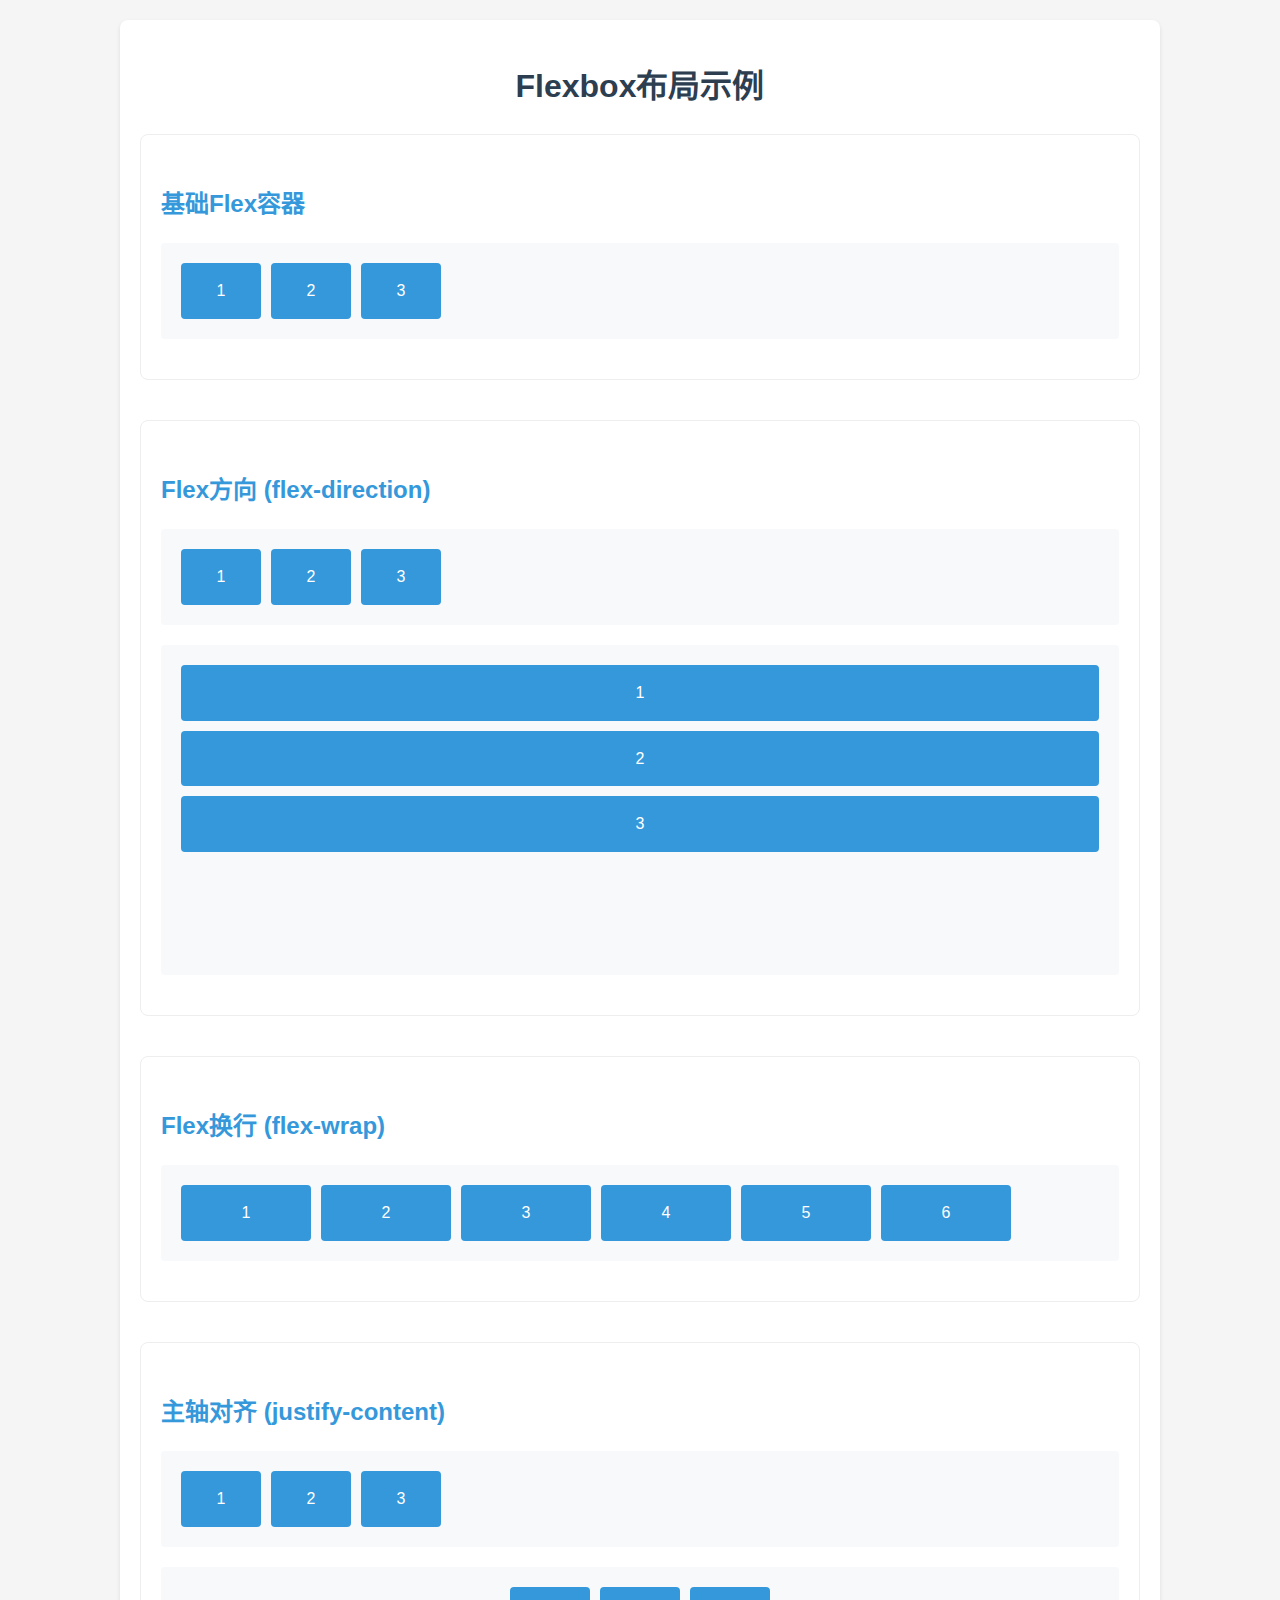
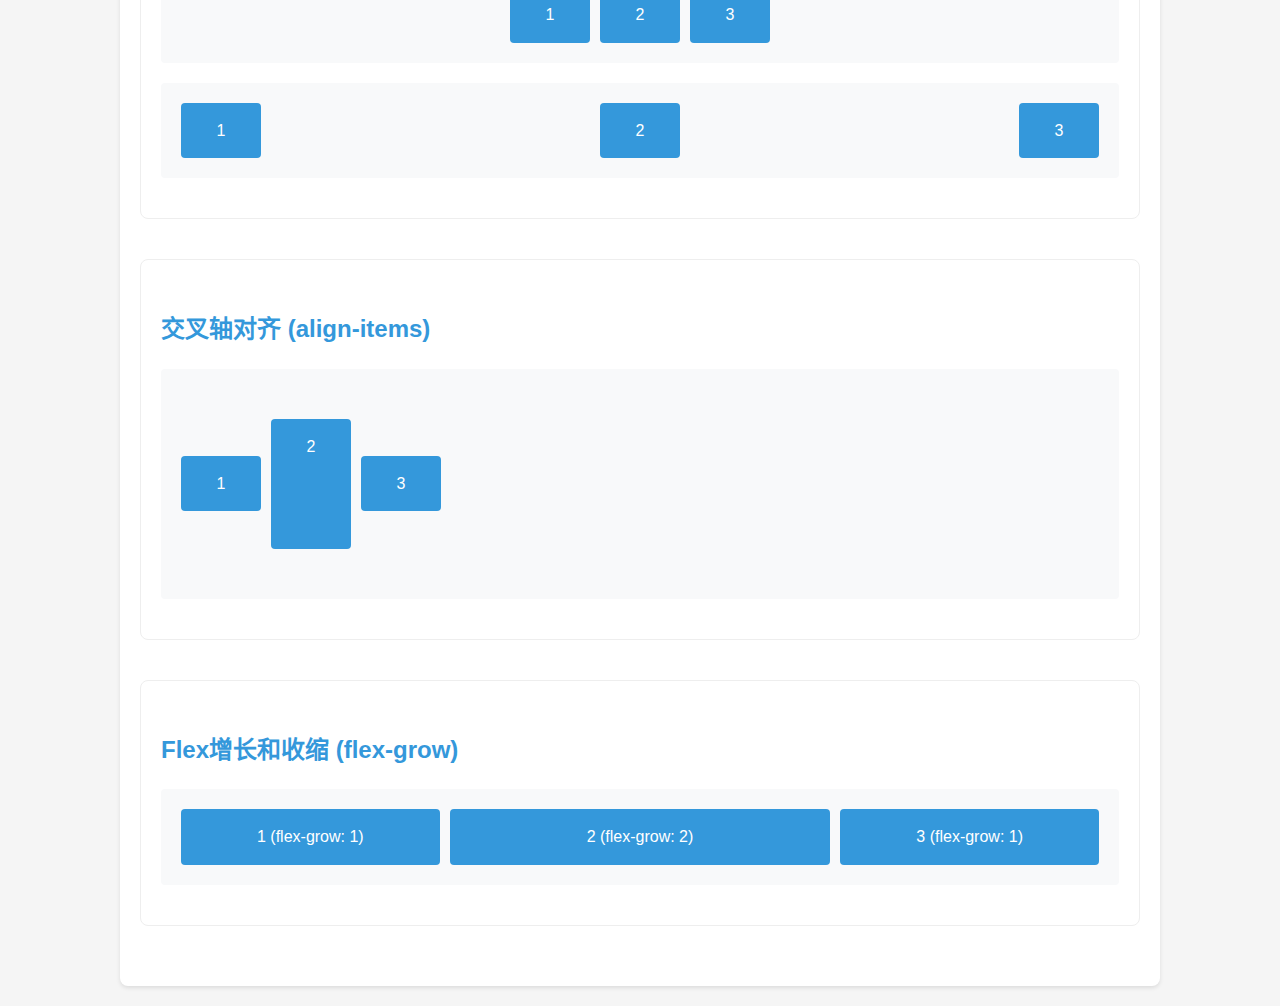
<file: 03-layout/flexbox/index.html>
<!DOCTYPE html>
<html lang="zh-CN">
<head>
    <meta charset="UTF-8">
    <meta name="viewport" content="width=device-width, initial-scale=1.0">
    <title>Flexbox布局示例</title>
    <link rel="stylesheet" href="styles.css">
</head>
<body>
    <div class="container">
        <h1>Flexbox布局示例</h1>

        <!-- 基础Flex容器 -->
        <section class="demo-section">
            <h2>基础Flex容器</h2>
            <div class="flex-container basic">
                <div class="flex-item">1</div>
                <div class="flex-item">2</div>
                <div class="flex-item">3</div>
            </div>
        </section>

        <!-- Flex方向 -->
        <section class="demo-section">
            <h2>Flex方向 (flex-direction)</h2>
            <div class="flex-container direction-row">
                <div class="flex-item">1</div>
                <div class="flex-item">2</div>
                <div class="flex-item">3</div>
            </div>
            <div class="flex-container direction-column">
                <div class="flex-item">1</div>
                <div class="flex-item">2</div>
                <div class="flex-item">3</div>
            </div>
        </section>

        <!-- Flex换行 -->
        <section class="demo-section">
            <h2>Flex换行 (flex-wrap)</h2>
            <div class="flex-container wrap">
                <div class="flex-item">1</div>
                <div class="flex-item">2</div>
                <div class="flex-item">3</div>
                <div class="flex-item">4</div>
                <div class="flex-item">5</div>
                <div class="flex-item">6</div>
            </div>
        </section>

        <!-- 主轴对齐 -->
        <section class="demo-section">
            <h2>主轴对齐 (justify-content)</h2>
            <div class="flex-container justify-start">
                <div class="flex-item">1</div>
                <div class="flex-item">2</div>
                <div class="flex-item">3</div>
            </div>
            <div class="flex-container justify-center">
                <div class="flex-item">1</div>
                <div class="flex-item">2</div>
                <div class="flex-item">3</div>
            </div>
            <div class="flex-container justify-between">
                <div class="flex-item">1</div>
                <div class="flex-item">2</div>
                <div class="flex-item">3</div>
            </div>
        </section>

        <!-- 交叉轴对齐 -->
        <section class="demo-section">
            <h2>交叉轴对齐 (align-items)</h2>
            <div class="flex-container align-items">
                <div class="flex-item">1</div>
                <div class="flex-item tall">2</div>
                <div class="flex-item">3</div>
            </div>
        </section>

        <!-- Flex增长和收缩 -->
        <section class="demo-section">
            <h2>Flex增长和收缩 (flex-grow)</h2>
            <div class="flex-container grow">
                <div class="flex-item grow-1">1 (flex-grow: 1)</div>
                <div class="flex-item grow-2">2 (flex-grow: 2)</div>
                <div class="flex-item grow-1">3 (flex-grow: 1)</div>
            </div>
        </section>
    </div>
</body>
</html>
</file>
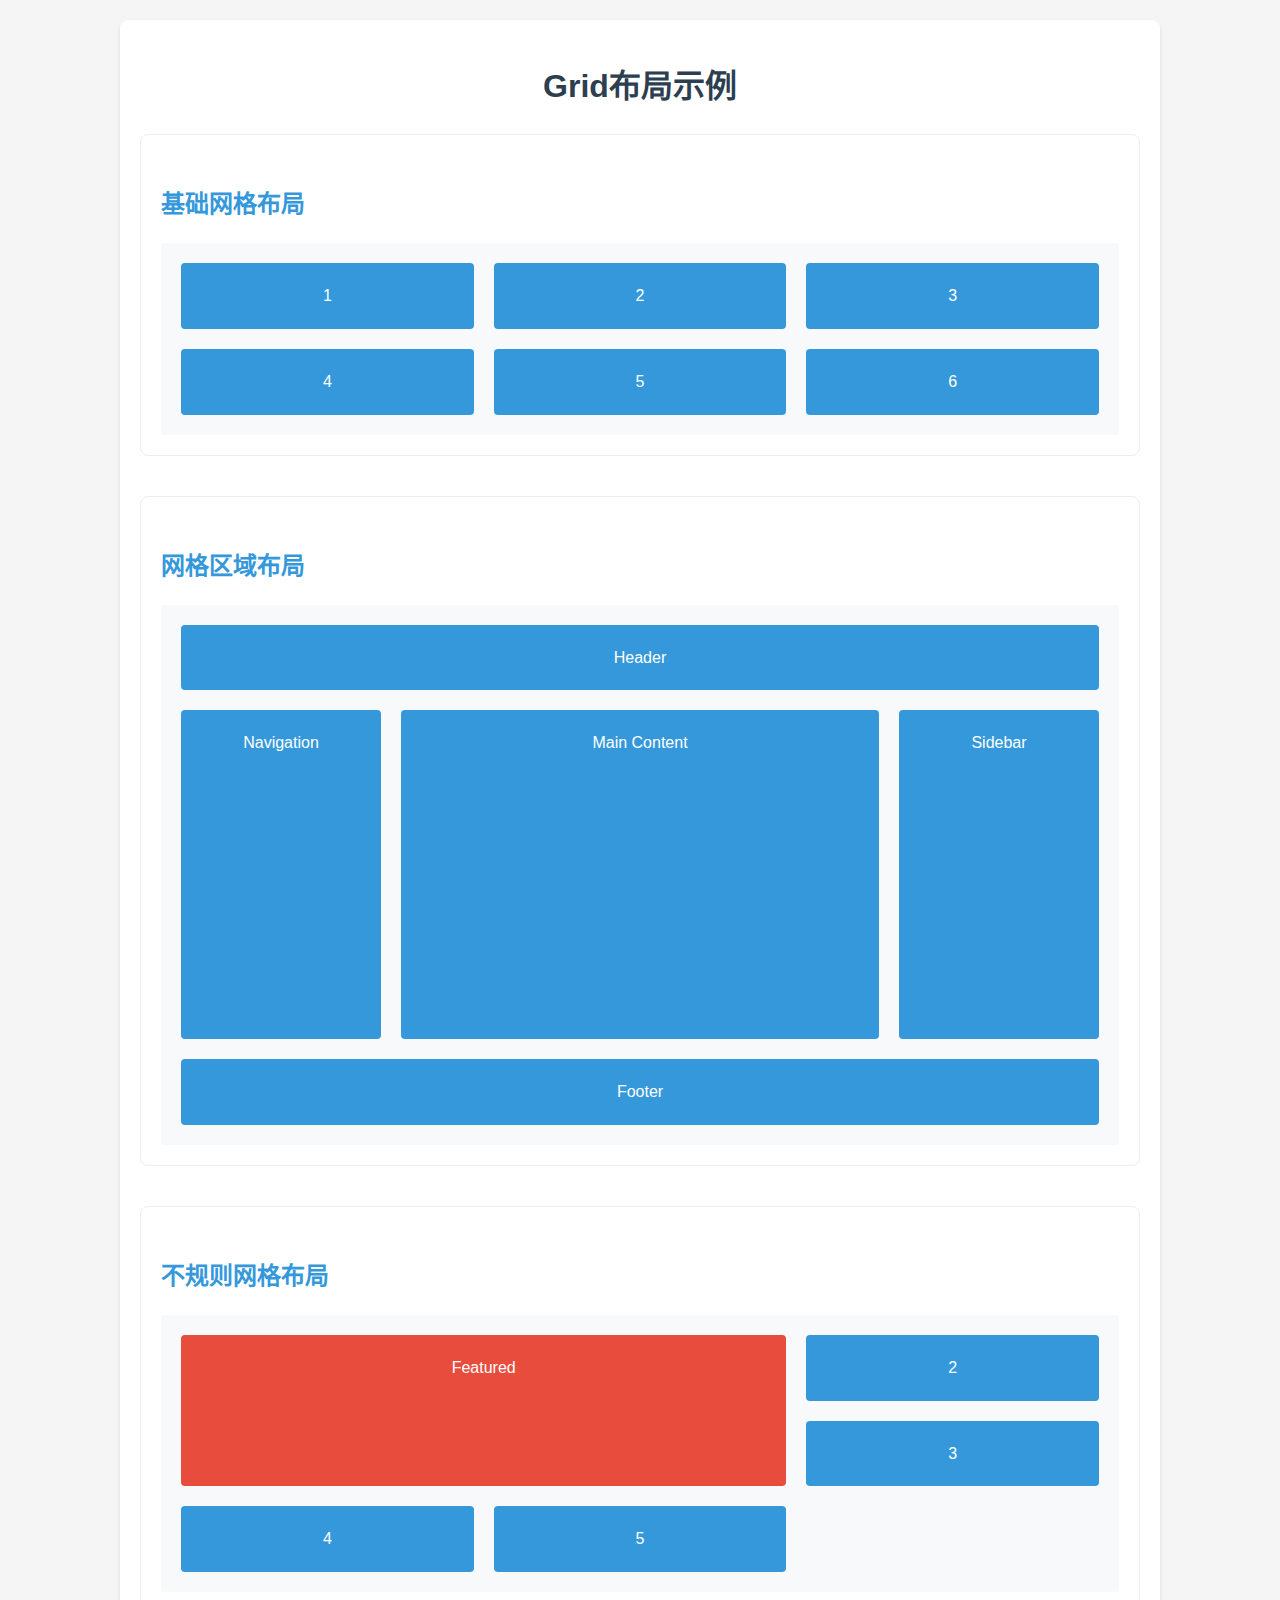
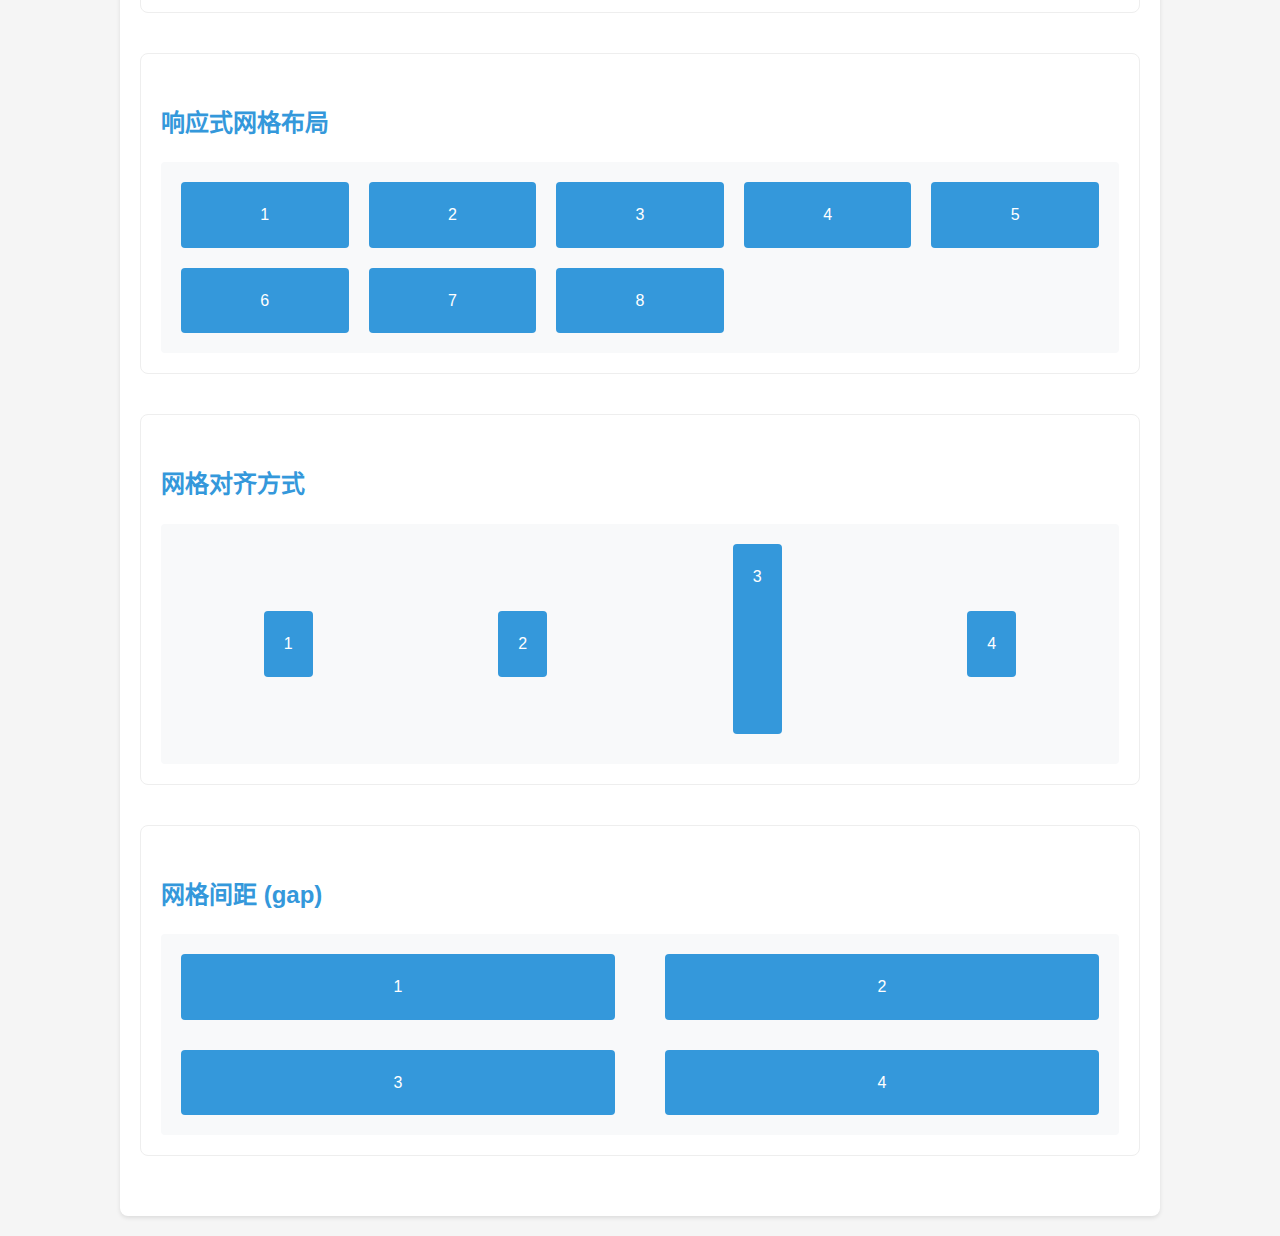
<file: 03-layout/grid/index.html>
<!DOCTYPE html>
<html lang="zh-CN">
<head>
    <meta charset="UTF-8">
    <meta name="viewport" content="width=device-width, initial-scale=1.0">
    <title>Grid布局示例</title>
    <link rel="stylesheet" href="styles.css">
</head>
<body>
    <div class="container">
        <h1>Grid布局示例</h1>

        <!-- 基础网格布局 -->
        <section class="demo-section">
            <h2>基础网格布局</h2>
            <div class="grid-container basic-grid">
                <div class="grid-item">1</div>
                <div class="grid-item">2</div>
                <div class="grid-item">3</div>
                <div class="grid-item">4</div>
                <div class="grid-item">5</div>
                <div class="grid-item">6</div>
            </div>
        </section>

        <!-- 网格区域布局 -->
        <section class="demo-section">
            <h2>网格区域布局</h2>
            <div class="grid-container areas-grid">
                <header class="grid-item">Header</header>
                <nav class="grid-item">Navigation</nav>
                <main class="grid-item">Main Content</main>
                <aside class="grid-item">Sidebar</aside>
                <footer class="grid-item">Footer</footer>
            </div>
        </section>

        <!-- 不规则网格 -->
        <section class="demo-section">
            <h2>不规则网格布局</h2>
            <div class="grid-container irregular-grid">
                <div class="grid-item featured">Featured</div>
                <div class="grid-item">2</div>
                <div class="grid-item">3</div>
                <div class="grid-item">4</div>
                <div class="grid-item">5</div>
            </div>
        </section>

        <!-- 响应式网格 -->
        <section class="demo-section">
            <h2>响应式网格布局</h2>
            <div class="grid-container responsive-grid">
                <div class="grid-item">1</div>
                <div class="grid-item">2</div>
                <div class="grid-item">3</div>
                <div class="grid-item">4</div>
                <div class="grid-item">5</div>
                <div class="grid-item">6</div>
                <div class="grid-item">7</div>
                <div class="grid-item">8</div>
            </div>
        </section>

        <!-- 网格对齐方式 -->
        <section class="demo-section">
            <h2>网格对齐方式</h2>
            <div class="grid-container alignment-grid">
                <div class="grid-item">1</div>
                <div class="grid-item">2</div>
                <div class="grid-item tall">3</div>
                <div class="grid-item">4</div>
            </div>
        </section>

        <!-- 网格间距 -->
        <section class="demo-section">
            <h2>网格间距 (gap)</h2>
            <div class="grid-container gap-grid">
                <div class="grid-item">1</div>
                <div class="grid-item">2</div>
                <div class="grid-item">3</div>
                <div class="grid-item">4</div>
            </div>
        </section>
    </div>
</body>
</html>
</file>
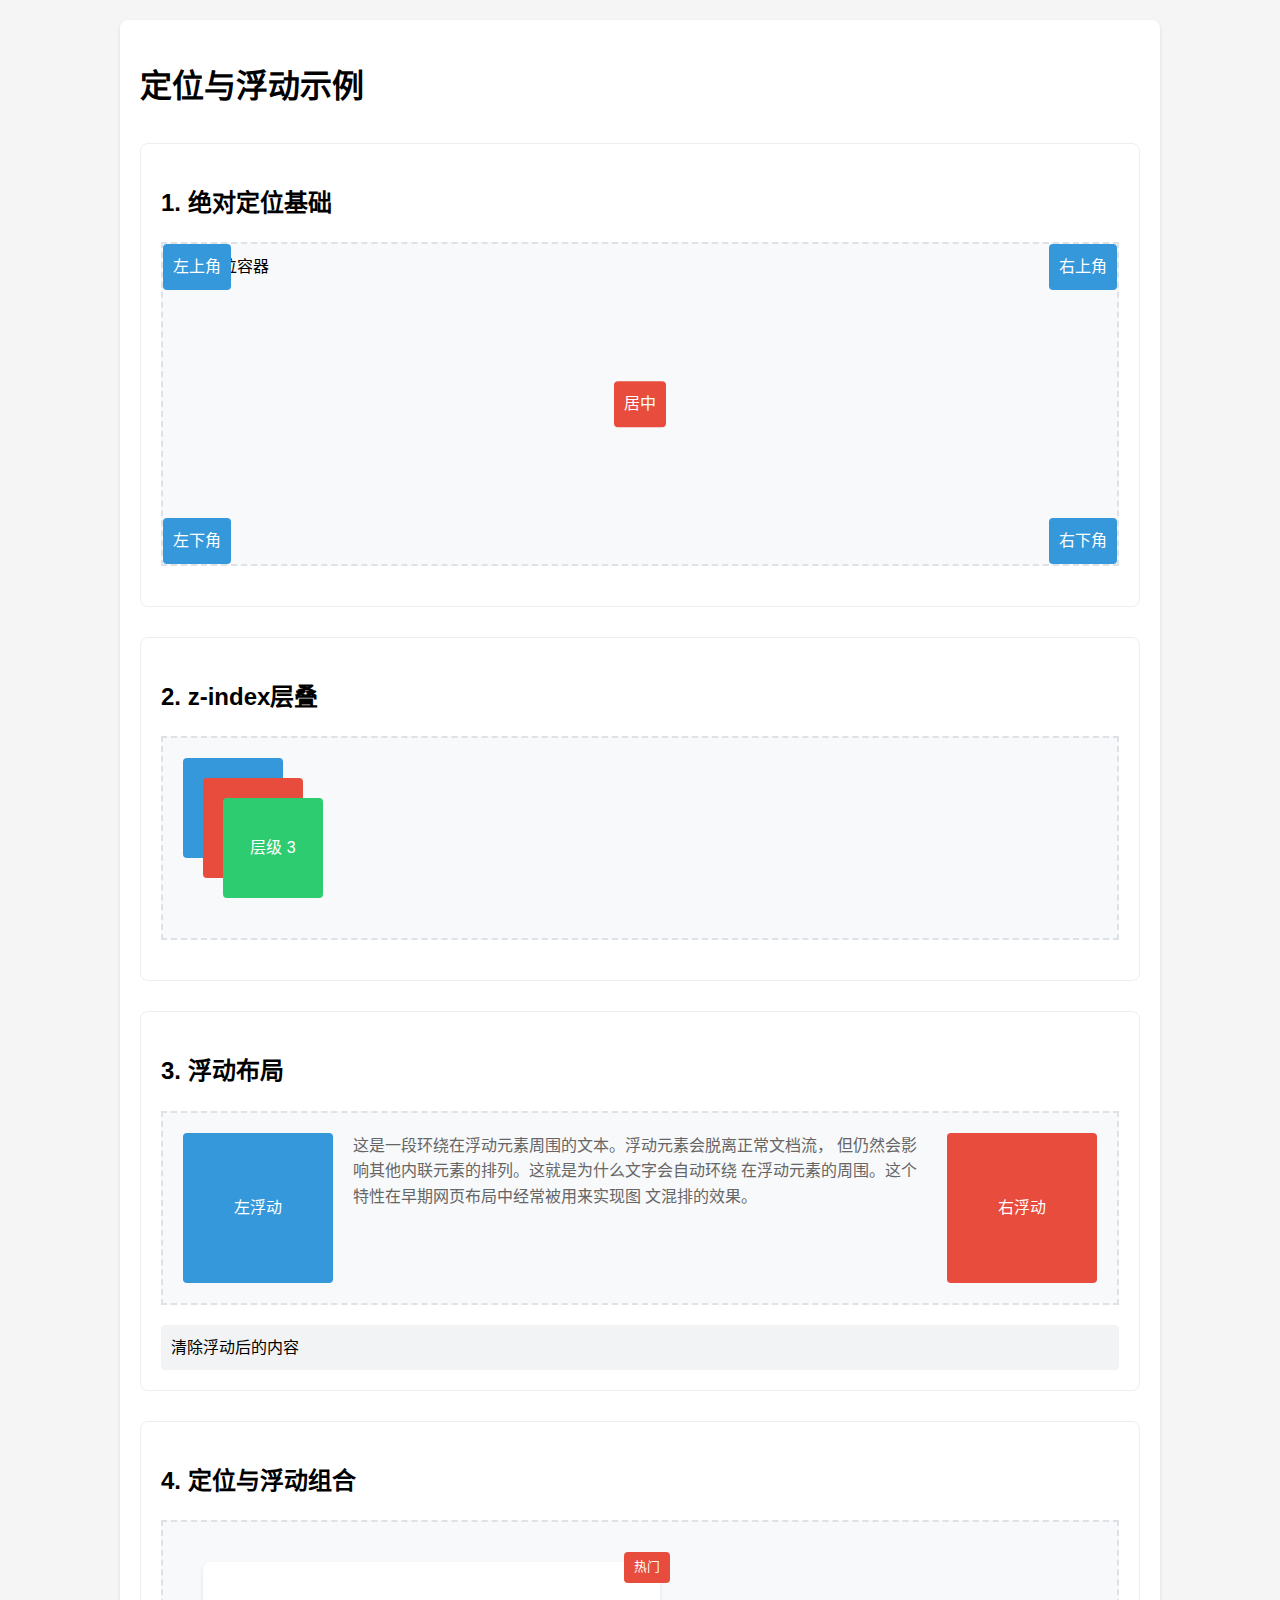
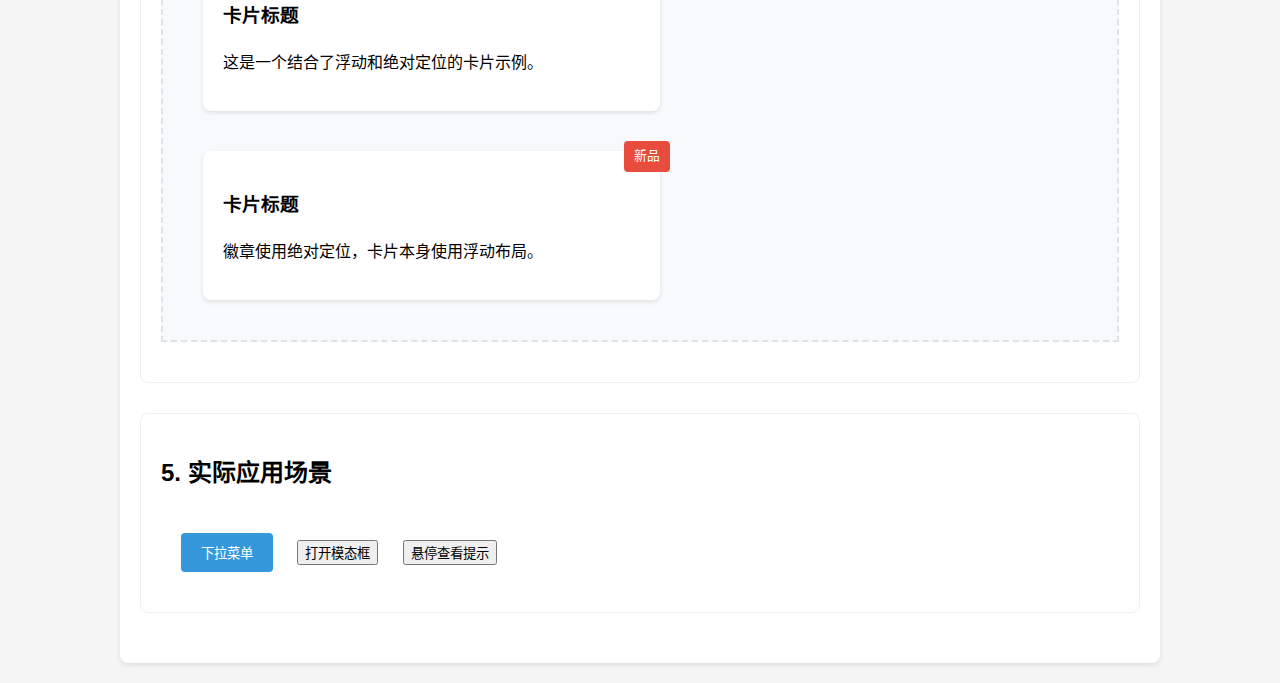
<file: 04-positioning/position-float/index.html>
<!DOCTYPE html>
<html lang="zh-CN">
<head>
    <meta charset="UTF-8">
    <meta name="viewport" content="width=device-width, initial-scale=1.0">
    <title>定位与浮动示例</title>
    <link rel="stylesheet" href="styles.css">
</head>
<body>
    <div class="container">
        <h1>定位与浮动示例</h1>

        <!-- 1. 绝对定位基础 -->
        <section class="demo-section">
            <h2>1. 绝对定位基础</h2>
            <div class="position-demo">
                <div class="relative-container">
                    相对定位容器
                    <div class="absolute-box top-left">左上角</div>
                    <div class="absolute-box top-right">右上角</div>
                    <div class="absolute-box bottom-left">左下角</div>
                    <div class="absolute-box bottom-right">右下角</div>
                    <div class="absolute-box center">居中</div>
                </div>
            </div>
        </section>

        <!-- 2. z-index层叠 -->
        <section class="demo-section">
            <h2>2. z-index层叠</h2>
            <div class="stacking-demo">
                <div class="stack-container">
                    <div class="stack-box" style="z-index: 1">层级 1</div>
                    <div class="stack-box" style="z-index: 2">层级 2</div>
                    <div class="stack-box" style="z-index: 3">层级 3</div>
                </div>
            </div>
        </section>

        <!-- 3. 浮动布局 -->
        <section class="demo-section">
            <h2>3. 浮动布局</h2>
            <div class="float-demo">
                <div class="float-container">
                    <div class="float-left">左浮动</div>
                    <div class="float-right">右浮动</div>
                    <p class="text-content">
                        这是一段环绕在浮动元素周围的文本。浮动元素会脱离正常文档流，
                        但仍然会影响其他内联元素的排列。这就是为什么文字会自动环绕
                        在浮动元素的周围。这个特性在早期网页布局中经常被用来实现图
                        文混排的效果。
                    </p>
                </div>
                <div class="clearfix">清除浮动后的内容</div>
            </div>
        </section>

        <!-- 4. 定位与浮动组合 -->
        <section class="demo-section">
            <h2>4. 定位与浮动组合</h2>
            <div class="combined-demo">
                <div class="combined-container">
                    <div class="float-card">
                        <div class="card-badge">热门</div>
                        <h3>卡片标题</h3>
                        <p>这是一个结合了浮动和绝对定位的卡片示例。</p>
                    </div>
                    <div class="float-card">
                        <div class="card-badge">新品</div>
                        <h3>卡片标题</h3>
                        <p>徽章使用绝对定位，卡片本身使用浮动布局。</p>
                    </div>
                </div>
            </div>
        </section>

        <!-- 5. 实际应用场景 -->
        <section class="demo-section">
            <h2>5. 实际应用场景</h2>
            
            <!-- 下拉菜单 -->
            <div class="dropdown">
                <button class="dropdown-toggle">下拉菜单</button>
                <ul class="dropdown-menu">
                    <li><a href="#">选项 1</a></li>
                    <li><a href="#">选项 2</a></li>
                    <li><a href="#">选项 3</a></li>
                </ul>
            </div>

            <!-- 模态框 -->
            <button class="modal-trigger" onclick="toggleModal()">打开模态框</button>
            <div class="modal" id="demoModal">
                <div class="modal-content">
                    <button class="close-button" onclick="toggleModal()">×</button>
                    <h3>模态框标题</h3>
                    <p>这是一个使用绝对定位的模态框示例。</p>
                </div>
            </div>

            <!-- 工具提示 -->
            <div class="tooltip-container">
                <button class="tooltip-trigger">
                    悬停查看提示
                    <span class="tooltip">这是一个使用绝对定位的工具提示</span>
                </button>
            </div>
        </section>
    </div>

    <script>
        function toggleModal() {
            const modal = document.getElementById('demoModal');
            modal.classList.toggle('show');
        }
    </script>
</body>
</html>
</file>
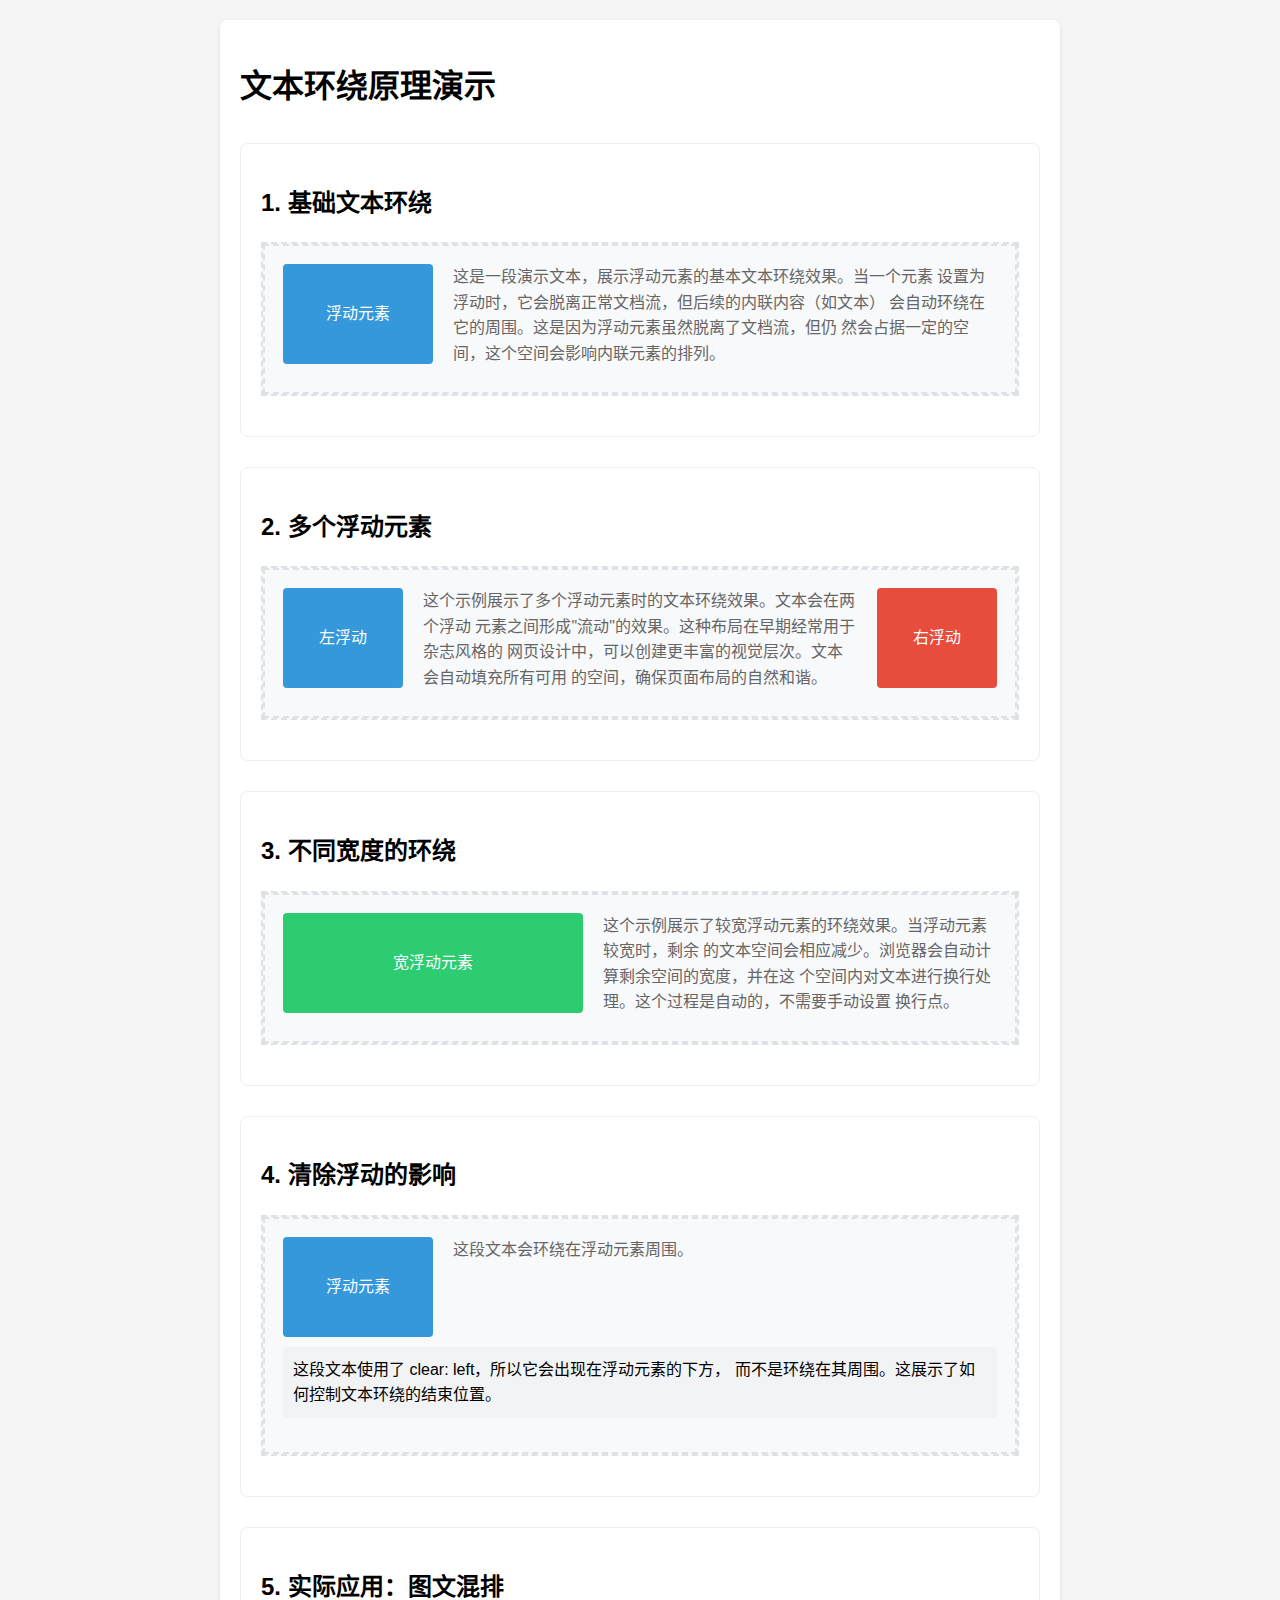
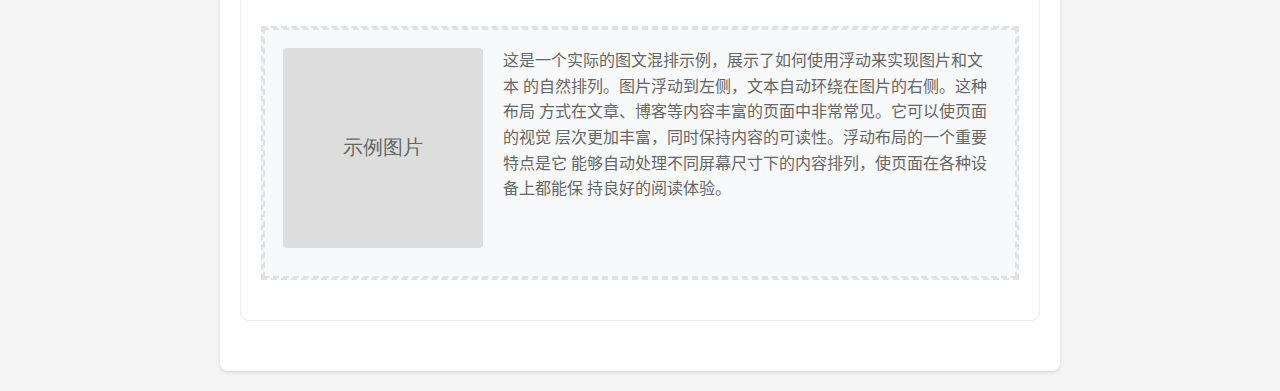
<file: 04-positioning/text-wrap/index.html>
<!DOCTYPE html>
<html lang="zh-CN">
<head>
    <meta charset="UTF-8">
    <meta name="viewport" content="width=device-width, initial-scale=1.0">
    <title>文本环绕原理演示</title>
    <link rel="stylesheet" href="styles.css">
</head>
<body>
    <div class="container">
        <h1>文本环绕原理演示</h1>

        <!-- 1. 基础文本环绕 -->
        <section class="demo-section">
            <h2>1. 基础文本环绕</h2>
            <div class="wrap-container basic-wrap">
                <div class="float-box">浮动元素</div>
                <p class="text-content">
                    这是一段演示文本，展示浮动元素的基本文本环绕效果。当一个元素
                    设置为浮动时，它会脱离正常文档流，但后续的内联内容（如文本）
                    会自动环绕在它的周围。这是因为浮动元素虽然脱离了文档流，但仍
                    然会占据一定的空间，这个空间会影响内联元素的排列。
                </p>
            </div>
        </section>

        <!-- 2. 多个浮动元素 -->
        <section class="demo-section">
            <h2>2. 多个浮动元素</h2>
            <div class="wrap-container multiple-wrap">
                <div class="float-box left">左浮动</div>
                <div class="float-box right">右浮动</div>
                <p class="text-content">
                    这个示例展示了多个浮动元素时的文本环绕效果。文本会在两个浮动
                    元素之间形成"流动"的效果。这种布局在早期经常用于杂志风格的
                    网页设计中，可以创建更丰富的视觉层次。文本会自动填充所有可用
                    的空间，确保页面布局的自然和谐。
                </p>
            </div>
        </section>

        <!-- 3. 不同宽度的环绕 -->
        <section class="demo-section">
            <h2>3. 不同宽度的环绕</h2>
            <div class="wrap-container width-wrap">
                <div class="float-box wide">宽浮动元素</div>
                <p class="text-content">
                    这个示例展示了较宽浮动元素的环绕效果。当浮动元素较宽时，剩余
                    的文本空间会相应减少。浏览器会自动计算剩余空间的宽度，并在这
                    个空间内对文本进行换行处理。这个过程是自动的，不需要手动设置
                    换行点。
                </p>
            </div>
        </section>

        <!-- 4. 清除浮动的影响 -->
        <section class="demo-section">
            <h2>4. 清除浮动的影响</h2>
            <div class="wrap-container clear-wrap">
                <div class="float-box">浮动元素</div>
                <p class="text-content">
                    这段文本会环绕在浮动元素周围。
                </p>
                <p class="clear-text">
                    这段文本使用了 clear: left，所以它会出现在浮动元素的下方，
                    而不是环绕在其周围。这展示了如何控制文本环绕的结束位置。
                </p>
            </div>
        </section>

        <!-- 5. 图文混排示例 -->
        <section class="demo-section">
            <h2>5. 实际应用：图文混排</h2>
            <div class="wrap-container article-wrap">
                <img src="data:image/svg+xml,%3Csvg xmlns='http://www.w3.org/2000/svg' width='200' height='200' viewBox='0 0 200 200'%3E%3Crect width='200' height='200' fill='%23ddd'/%3E%3Ctext x='50%25' y='50%25' font-size='20' text-anchor='middle' dy='.3em' fill='%23666'%3E示例图片%3C/text%3E%3C/svg%3E" 
                     alt="示例图片" 
                     class="float-image">
                <p class="text-content">
                    这是一个实际的图文混排示例，展示了如何使用浮动来实现图片和文本
                    的自然排列。图片浮动到左侧，文本自动环绕在图片的右侧。这种布局
                    方式在文章、博客等内容丰富的页面中非常常见。它可以使页面的视觉
                    层次更加丰富，同时保持内容的可读性。浮动布局的一个重要特点是它
                    能够自动处理不同屏幕尺寸下的内容排列，使页面在各种设备上都能保
                    持良好的阅读体验。
                </p>
            </div>
        </section>
    </div>
</body>
</html>
</file>
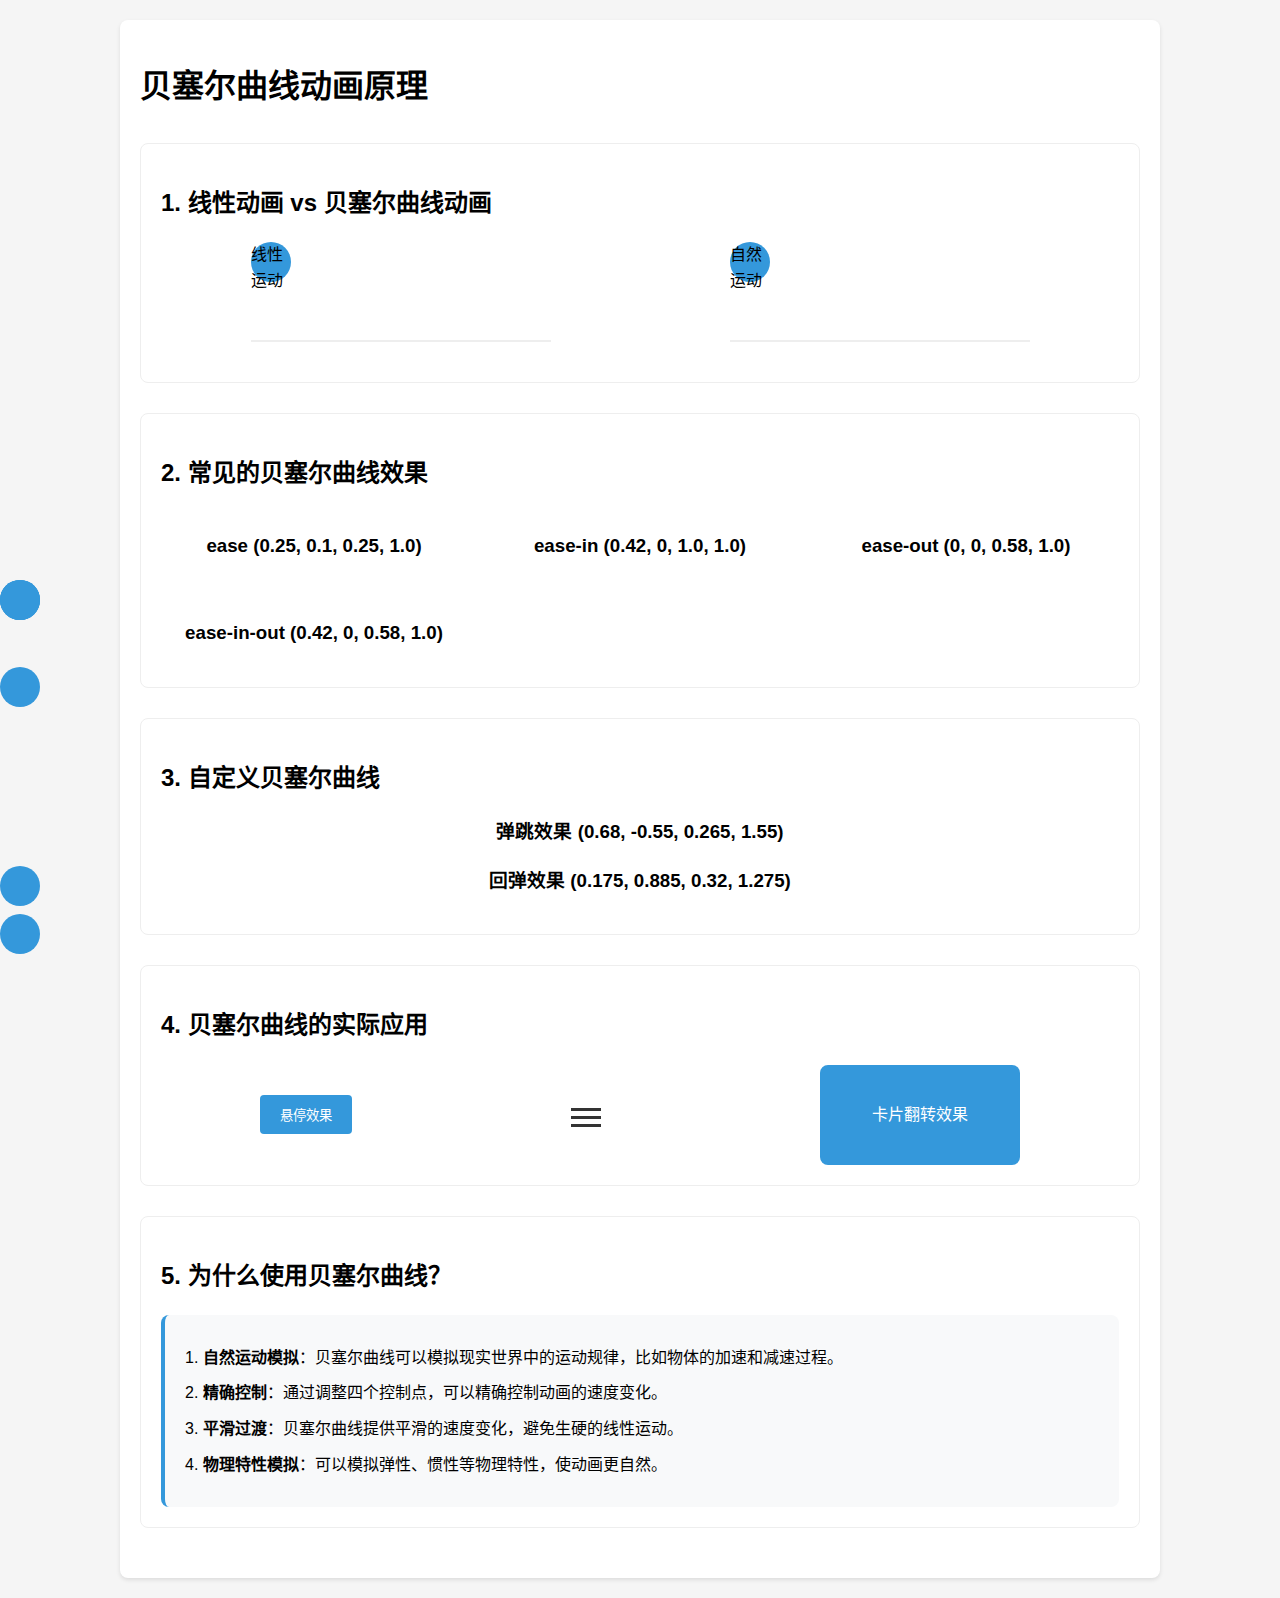
<file: 05-animations/bezier-curve/index.html>
<!DOCTYPE html>
<html lang="zh-CN">
<head>
    <meta charset="UTF-8">
    <meta name="viewport" content="width=device-width, initial-scale=1.0">
    <title>贝塞尔曲线动画原理</title>
    <link rel="stylesheet" href="styles.css">
</head>
<body>
    <div class="container">
        <h1>贝塞尔曲线动画原理</h1>

        <!-- 1. 线性动画vs贝塞尔曲线动画对比 -->
        <section class="demo-section">
            <h2>1. 线性动画 vs 贝塞尔曲线动画</h2>
            <div class="comparison">
                <div class="animation-box">
                    <div class="ball linear">线性运动</div>
                    <div class="timeline"></div>
                </div>
                <div class="animation-box">
                    <div class="ball ease">自然运动</div>
                    <div class="timeline"></div>
                </div>
            </div>
        </section>

        <!-- 2. 常见的贝塞尔曲线效果 -->
        <section class="demo-section">
            <h2>2. 常见的贝塞尔曲线效果</h2>
            <div class="bezier-examples">
                <div class="example">
                    <h3>ease (0.25, 0.1, 0.25, 1.0)</h3>
                    <div class="ball ease-default"></div>
                </div>
                <div class="example">
                    <h3>ease-in (0.42, 0, 1.0, 1.0)</h3>
                    <div class="ball ease-in"></div>
                </div>
                <div class="example">
                    <h3>ease-out (0, 0, 0.58, 1.0)</h3>
                    <div class="ball ease-out"></div>
                </div>
                <div class="example">
                    <h3>ease-in-out (0.42, 0, 0.58, 1.0)</h3>
                    <div class="ball ease-in-out"></div>
                </div>
            </div>
        </section>

        <!-- 3. 自定义贝塞尔曲线 -->
        <section class="demo-section">
            <h2>3. 自定义贝塞尔曲线</h2>
            <div class="custom-bezier">
                <div class="example">
                    <h3>弹跳效果 (0.68, -0.55, 0.265, 1.55)</h3>
                    <div class="ball bounce"></div>
                </div>
                <div class="example">
                    <h3>回弹效果 (0.175, 0.885, 0.32, 1.275)</h3>
                    <div class="ball elastic"></div>
                </div>
            </div>
        </section>

        <!-- 4. 贝塞尔曲线的实际应用 -->
        <section class="demo-section">
            <h2>4. 贝塞尔曲线的实际应用</h2>
            <div class="practical-examples">
                <button class="animated-button">悬停效果</button>
                <div class="menu-icon">
                    <span></span>
                    <span></span>
                    <span></span>
                </div>
                <div class="card">
                    卡片翻转效果
                </div>
            </div>
        </section>

        <!-- 5. 贝塞尔曲线原理解释 -->
        <section class="demo-section theory">
            <h2>5. 为什么使用贝塞尔曲线？</h2>
            <div class="explanation">
                <p>1. <strong>自然运动模拟</strong>：贝塞尔曲线可以模拟现实世界中的运动规律，比如物体的加速和减速过程。</p>
                <p>2. <strong>精确控制</strong>：通过调整四个控制点，可以精确控制动画的速度变化。</p>
                <p>3. <strong>平滑过渡</strong>：贝塞尔曲线提供平滑的速度变化，避免生硬的线性运动。</p>
                <p>4. <strong>物理特性模拟</strong>：可以模拟弹性、惯性等物理特性，使动画更自然。</p>
            </div>
        </section>
    </div>
</body>
</html>
</file>
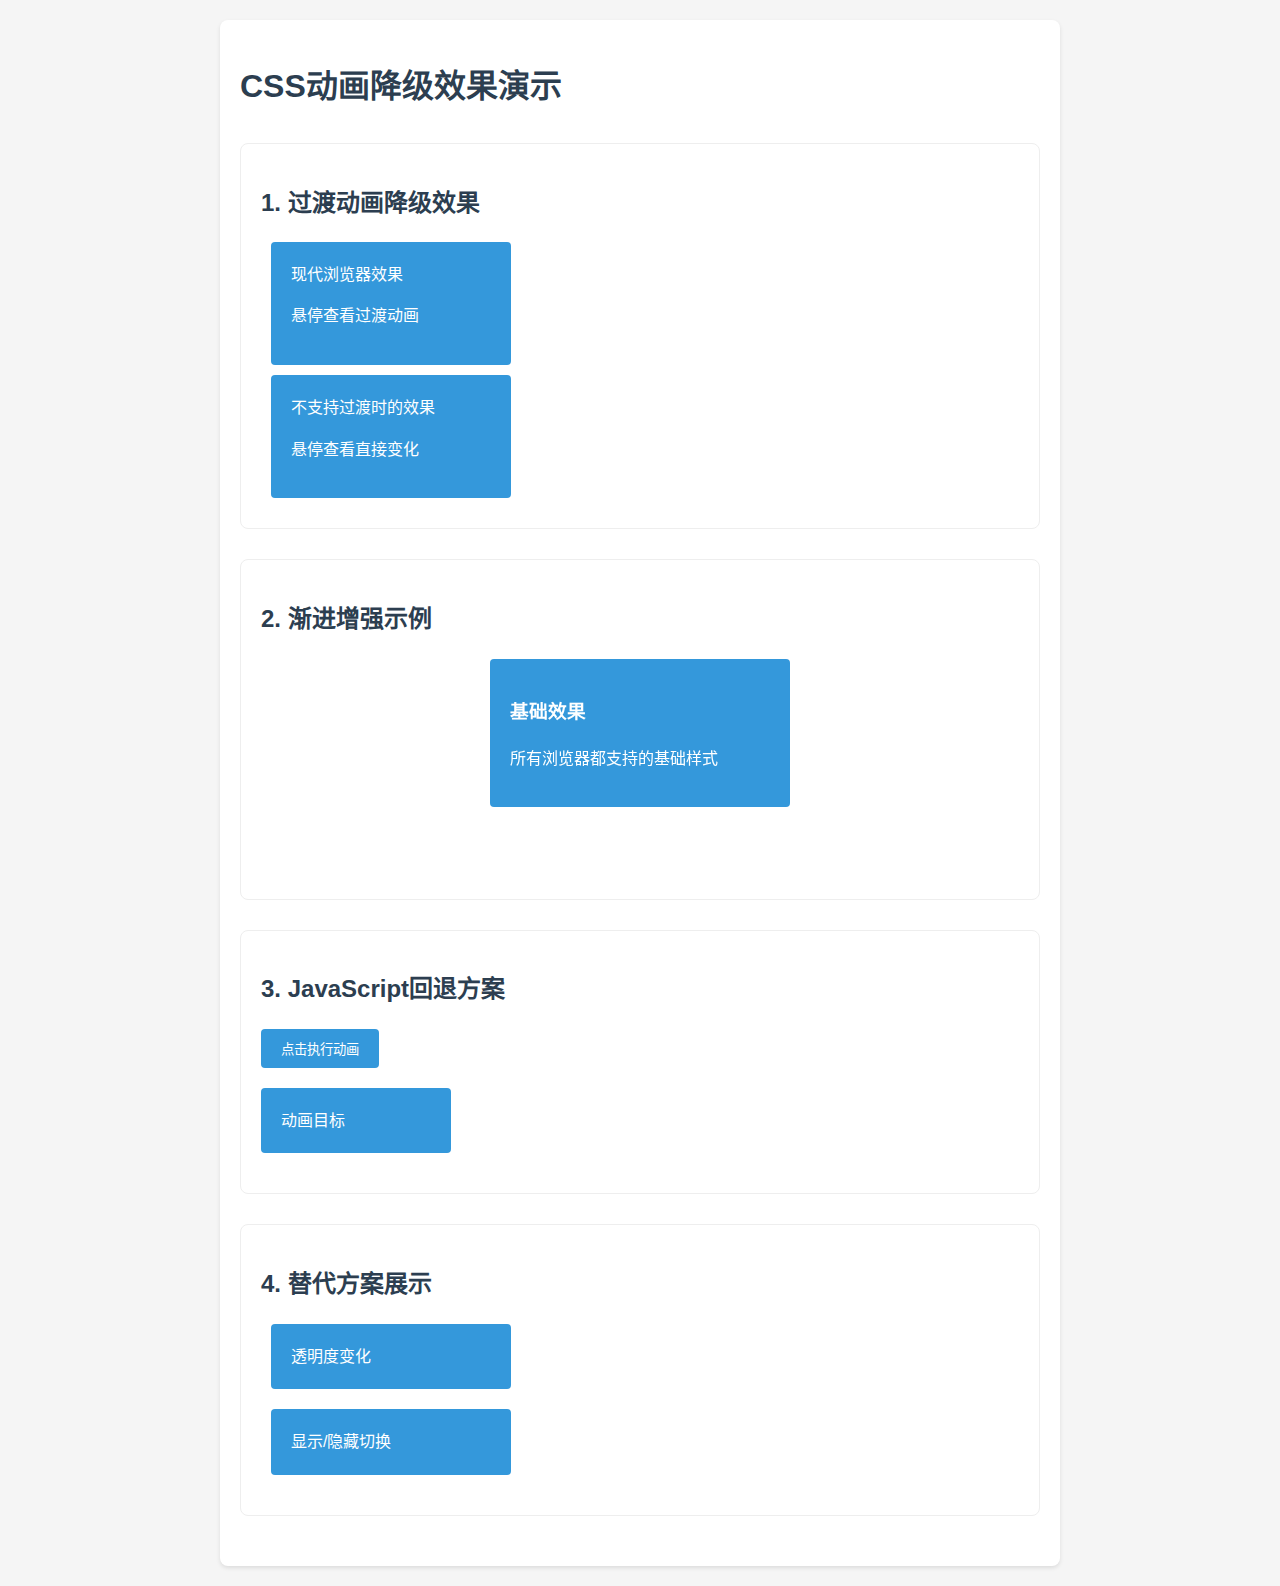
<file: 05-animations/fallback/index.html>
<!DOCTYPE html>
<html lang="zh-CN">
<head>
    <meta charset="UTF-8">
    <meta name="viewport" content="width=device-width, initial-scale=1.0">
    <title>CSS动画降级效果演示</title>
    <link rel="stylesheet" href="styles.css">
</head>
<body>
    <div class="container">
        <h1>CSS动画降级效果演示</h1>

        <!-- 1. 过渡动画降级 -->
        <section class="demo-section">
            <h2>1. 过渡动画降级效果</h2>
            <div class="transition-demo">
                <div class="box modern">
                    <span>现代浏览器效果</span>
                    <p>悬停查看过渡动画</p>
                </div>
                <div class="box no-transition">
                    <span>不支持过渡时的效果</span>
                    <p>悬停查看直接变化</p>
                </div>
            </div>
        </section>

        <!-- 2. 渐进增强示例 -->
        <section class="demo-section">
            <h2>2. 渐进增强示例</h2>
            <div class="progressive-demo">
                <div class="card">
                    <div class="content">
                        <h3>基础效果</h3>
                        <p>所有浏览器都支持的基础样式</p>
                    </div>
                    <div class="enhanced">
                        增强效果（带动画）
                    </div>
                </div>
            </div>
        </section>

        <!-- 3. JavaScript回退方案 -->
        <section class="demo-section">
            <h2>3. JavaScript回退方案</h2>
            <div class="js-fallback-demo">
                <button id="animateButton">点击执行动画</button>
                <div id="animateTarget" class="animate-box">
                    动画目标
                </div>
            </div>
        </section>

        <!-- 4. 替代方案展示 -->
        <section class="demo-section">
            <h2>4. 替代方案展示</h2>
            <div class="alternative-demo">
                <!-- 使用透明度代替变换 -->
                <div class="box fade-box">
                    透明度变化
                </div>
                <!-- 使用display代替动画 -->
                <div class="box display-box">
                    显示/隐藏切换
                </div>
            </div>
        </section>
    </div>

    <script>
        // 检测浏览器是否支持CSS过渡
        function supportsTransitions() {
            const style = document.createElement('div').style;
            return 'transition' in style || 
                   'WebkitTransition' in style ||
                   'MozTransition' in style ||
                   'msTransition' in style ||
                   'OTransition' in style;
        }

        // JavaScript回退方案
        const animateButton = document.getElementById('animateButton');
        const animateTarget = document.getElementById('animateTarget');
        
        if (!supportsTransitions()) {
            animateButton.addEventListener('click', function() {
                // 简单的JavaScript动画
                let position = 0;
                const interval = setInterval(function() {
                    position += 2;
                    animateTarget.style.marginLeft = position + 'px';
                    if (position >= 100) {
                        clearInterval(interval);
                    }
                }, 16);
            });
        }

        // 添加支持状态类
        document.body.classList.add(supportsTransitions() ? 'supports-transitions' : 'no-transitions');
    </script>
</body>
</html>
</file>
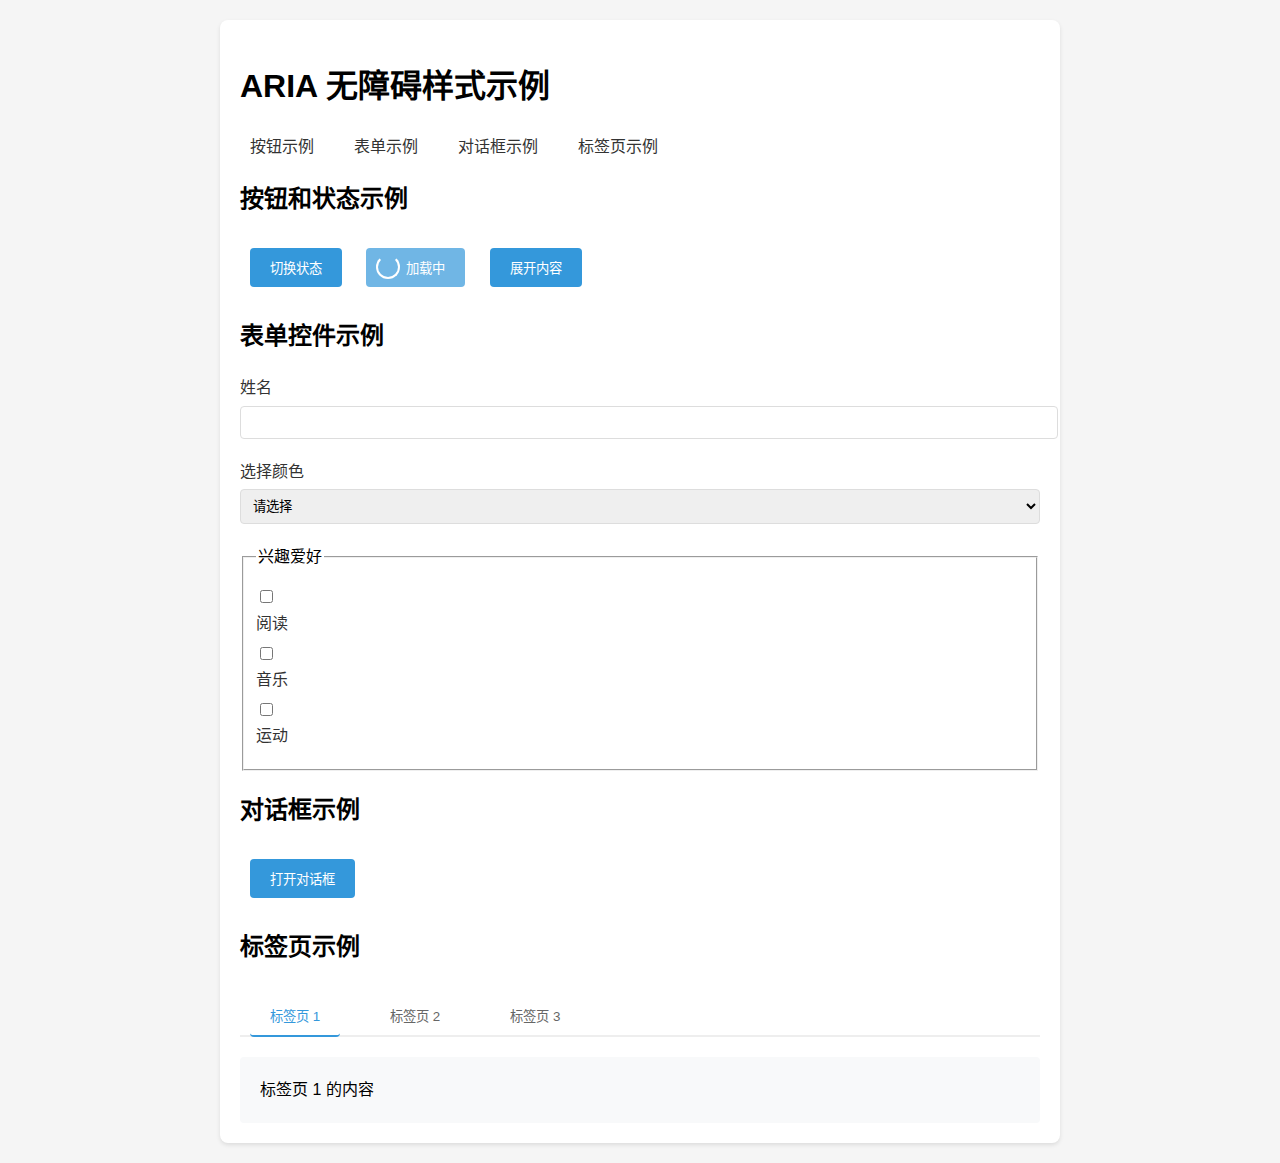
<file: 07-accessibility/aria-examples/index.html>
<!DOCTYPE html>
<html lang="zh-CN">
<head>
    <meta charset="UTF-8">
    <meta name="viewport" content="width=device-width, initial-scale=1.0">
    <title>ARIA 无障碍样式示例</title>
    <link rel="stylesheet" href="styles.css">
</head>
<body>
    <div class="container">
        <header>
            <h1>ARIA 无障碍样式示例</h1>
            <nav aria-label="主导航">
                <ul role="menubar">
                    <li role="menuitem"><a href="#buttons">按钮示例</a></li>
                    <li role="menuitem"><a href="#forms">表单示例</a></li>
                    <li role="menuitem"><a href="#dialogs">对话框示例</a></li>
                    <li role="menuitem"><a href="#tabs">标签页示例</a></li>
                </ul>
            </nav>
        </header>

        <main>
            <!-- 1. 按钮和状态示例 -->
            <section id="buttons" aria-labelledby="buttons-heading">
                <h2 id="buttons-heading">按钮和状态示例</h2>
                
                <!-- 切换按钮 -->
                <button 
                    class="toggle-button" 
                    aria-pressed="false"
                    onclick="this.setAttribute('aria-pressed', this.getAttribute('aria-pressed') === 'true' ? 'false' : 'true')">
                    切换状态
                </button>

                <!-- 加载按钮 -->
                <button 
                    class="loading-button" 
                    aria-busy="true"
                    aria-label="正在加载">
                    <span class="loading-spinner"></span>
                    加载中
                </button>

                <!-- 展开/收起按钮 -->
                <button 
                    class="expand-button" 
                    aria-expanded="false"
                    aria-controls="expandable-content"
                    onclick="toggleExpand(this)">
                    展开内容
                </button>
                <div id="expandable-content" class="expandable" aria-hidden="true">
                    可展开的内容区域
                </div>
            </section>

            <!-- 2. 表单控件示例 -->
            <section id="forms" aria-labelledby="forms-heading">
                <h2 id="forms-heading">表单控件示例</h2>
                
                <form>
                    <!-- 文本输入 -->
                    <div class="form-group">
                        <label id="name-label" for="name">姓名</label>
                        <input 
                            type="text" 
                            id="name" 
                            aria-labelledby="name-label"
                            aria-required="true"
                            aria-invalid="false">
                        <span class="error" aria-live="polite"></span>
                    </div>

                    <!-- 下拉选择 -->
                    <div class="form-group">
                        <label id="color-label" for="color">选择颜色</label>
                        <select 
                            id="color" 
                            aria-labelledby="color-label"
                            aria-required="true">
                            <option value="">请选择</option>
                            <option value="red">红色</option>
                            <option value="blue">蓝色</option>
                            <option value="green">绿色</option>
                        </select>
                    </div>

                    <!-- 复选框组 -->
                    <fieldset>
                        <legend>兴趣爱好</legend>
                        <div class="checkbox-group" role="group" aria-labelledby="hobbies-label">
                            <div class="checkbox-item">
                                <input type="checkbox" id="hobby1" name="hobbies">
                                <label for="hobby1">阅读</label>
                            </div>
                            <div class="checkbox-item">
                                <input type="checkbox" id="hobby2" name="hobbies">
                                <label for="hobby2">音乐</label>
                            </div>
                            <div class="checkbox-item">
                                <input type="checkbox" id="hobby3" name="hobbies">
                                <label for="hobby3">运动</label>
                            </div>
                        </div>
                    </fieldset>
                </form>
            </section>

            <!-- 3. 对话框示例 -->
            <section id="dialogs" aria-labelledby="dialogs-heading">
                <h2 id="dialogs-heading">对话框示例</h2>
                
                <button 
                    onclick="showDialog()"
                    aria-haspopup="dialog">
                    打开对话框
                </button>

                <div 
                    class="dialog" 
                    role="dialog"
                    aria-labelledby="dialog-title"
                    aria-modal="true"
                    hidden>
                    <div class="dialog-content">
                        <button 
                            class="close-button" 
                            aria-label="关闭对话框"
                            onclick="closeDialog()">
                            ×
                        </button>
                        <h3 id="dialog-title">确认操作</h3>
                        <p id="dialog-desc">您确定要执行此操作吗？</p>
                        <div class="dialog-buttons">
                            <button onclick="closeDialog()" aria-label="确认操作">确认</button>
                            <button onclick="closeDialog()" aria-label="取消操作">取消</button>
                        </div>
                    </div>
                </div>
            </section>

            <!-- 4. 标签页示例 -->
            <section id="tabs" aria-labelledby="tabs-heading">
                <h2 id="tabs-heading">标签页示例</h2>
                
                <div class="tabs">
                    <div role="tablist" aria-label="内容标签页">
                        <button 
                            role="tab" 
                            aria-selected="true" 
                            aria-controls="panel1"
                            id="tab1">
                            标签页 1
                        </button>
                        <button 
                            role="tab" 
                            aria-selected="false" 
                            aria-controls="panel2"
                            id="tab2">
                            标签页 2
                        </button>
                        <button 
                            role="tab" 
                            aria-selected="false" 
                            aria-controls="panel3"
                            id="tab3">
                            标签页 3
                        </button>
                    </div>

                    <div 
                        role="tabpanel" 
                        id="panel1" 
                        aria-labelledby="tab1">
                        标签页 1 的内容
                    </div>
                    <div 
                        role="tabpanel" 
                        id="panel2" 
                        aria-labelledby="tab2" 
                        hidden>
                        标签页 2 的内容
                    </div>
                    <div 
                        role="tabpanel" 
                        id="panel3" 
                        aria-labelledby="tab3" 
                        hidden>
                        标签页 3 的内容
                    </div>
                </div>
            </section>
        </main>
    </div>

    <script>
        // 展开/收起功能
        function toggleExpand(button) {
            const isExpanded = button.getAttribute('aria-expanded') === 'true';
            const content = document.getElementById('expandable-content');
            
            button.setAttribute('aria-expanded', !isExpanded);
            content.setAttribute('aria-hidden', isExpanded);
            content.style.display = isExpanded ? 'none' : 'block';
            button.textContent = isExpanded ? '展开内容' : '收起内容';
        }

        // 对话框功能
        function showDialog() {
            const dialog = document.querySelector('.dialog');
            dialog.removeAttribute('hidden');
            // 焦点管理
            const closeButton = dialog.querySelector('.close-button');
            closeButton.focus();
            
            // 添加ESC键关闭功能
            document.addEventListener('keydown', handleEscKey);
            
            // 添加点击外部关闭功能
            dialog.addEventListener('click', handleOutsideClick);
        }

        function closeDialog() {
            const dialog = document.querySelector('.dialog');
            dialog.setAttribute('hidden', '');
            
            // 移除事件监听器
            document.removeEventListener('keydown', handleEscKey);
            dialog.removeEventListener('click', handleOutsideClick);
            
            // 返回焦点到触发按钮
            document.querySelector('[aria-haspopup="dialog"]').focus();
        }

        // ESC键关闭处理
        function handleEscKey(event) {
            if (event.key === 'Escape') {
                closeDialog();
            }
        }

        // 点击外部关闭处理
        function handleOutsideClick(event) {
            if (event.target.classList.contains('dialog')) {
                closeDialog();
            }
        }

        // 标签页功能
        const tabs = document.querySelectorAll('[role="tab"]');
        tabs.forEach(tab => {
            tab.addEventListener('click', e => {
                const selected = e.target;
                const tablist = selected.parentNode;
                const tabs = tablist.querySelectorAll('[role="tab"]');
                
                tabs.forEach(tab => {
                    tab.setAttribute('aria-selected', 'false');
                    document.getElementById(tab.getAttribute('aria-controls')).hidden = true;
                });
                
                selected.setAttribute('aria-selected', 'true');
                document.getElementById(selected.getAttribute('aria-controls')).hidden = false;
            });
        });
    </script>
</body>
</html>
</file>
<file: 01-selectors/styles.css>
/* 基础样式 */
body {
    font-family: Arial, sans-serif;
    line-height: 1.6;
    margin: 0;
    padding: 20px;
    background-color: #f5f5f5;
}

.container {
    max-width: 800px;
    margin: 0 auto;
    background-color: white;
    padding: 20px;
    border-radius: 8px;
    box-shadow: 0 2px 4px rgba(0,0,0,0.1);
}

/* 元素选择器 */
p {
    color: #333;
    margin-bottom: 10px;
}

h1 {
    color: #2c3e50;
    text-align: center;
}

h2 {
    color: #3498db;
    border-bottom: 2px solid #3498db;
    padding-bottom: 5px;
}

/* 类选择器 */
.highlight {
    background-color: #fff3cd;
    padding: 10px;
    margin: 10px 0;
    border-radius: 4px;
}

.warning {
    border-left: 4px solid #ffc107;
}

/* ID选择器 */
#unique {
    background-color: #e8f4f8;
    padding: 15px;
    border: 2px dashed #3498db;
    margin: 10px 0;
}

/* 后代选择器 */
.parent {
    background-color: #f8f9fa;
    padding: 15px;
    border: 1px solid #dee2e6;
}

.parent span {
    color: #e74c3c;
    font-weight: bold;
}

/* 直接子元素选择器 */
.parent > span {
    text-decoration: underline;
}

/* 伪类选择器 */
.pseudo-link {
    display: inline-block;
    color: #3498db;
    text-decoration: none;
    padding: 5px 10px;
    border: 1px solid #3498db;
    border-radius: 4px;
    transition: all 0.3s ease;
}

.pseudo-link:hover {
    background-color: #3498db;
    color: white;
}

/* 列表项伪类 */
li:first-child {
    color: #27ae60;
    font-weight: bold;
}

li:last-child {
    color: #e74c3c;
    font-style: italic;
}

/* 分隔不同示例区块 */
.selector-example {
    margin-bottom: 30px;
    padding: 20px;
    border: 1px solid #eee;
    border-radius: 8px;
}

/* 添加一些响应式设计 */
@media (max-width: 600px) {
    .container {
        padding: 10px;
    }
    
    .selector-example {
        padding: 10px;
    }
}
</file>
<file: 02-box-model/styles.css>
/* 基础样式 */
body {
    font-family: Arial, sans-serif;
    line-height: 1.6;
    margin: 0;
    padding: 20px;
    background-color: #f5f5f5;
}

.container {
    max-width: 800px;
    margin: 0 auto;
    background-color: white;
    padding: 20px;
    border-radius: 8px;
    box-shadow: 0 2px 4px rgba(0,0,0,0.1);
}

h1 {
    color: #2c3e50;
    text-align: center;
}

h2 {
    color: #3498db;
    margin-top: 30px;
}

/* 标准盒模型示例 */
.content-box {
    box-sizing: content-box;
    width: 200px;
    height: 100px;
    padding: 20px;
    border: 5px solid #3498db;
    margin: 20px;
    background-color: #e8f4f8;
}

/* 替代盒模型示例 */
.border-box {
    box-sizing: border-box;
    width: 200px;
    height: 100px;
    padding: 20px;
    border: 5px solid #e74c3c;
    margin: 20px;
    background-color: #fde9e8;
}

/* 外边距折叠示例 */
.margin-collapse {
    background-color: #f8f9fa;
    padding: 1px; /* 防止外边距折叠 */
}

.box1, .box2 {
    width: 200px;
    height: 50px;
    background-color: #95a5a6;
    margin: 30px;
    text-align: center;
    line-height: 50px;
    color: white;
}

/* 内边距和边框示例 */
.padding-border-example {
    display: flex;
    flex-wrap: wrap;
    gap: 20px;
    margin: 20px 0;
}

.padding-border-example > div {
    width: 150px;
    height: 80px;
    padding: 15px;
    text-align: center;
    line-height: 80px;
    background-color: #f8f9fa;
}

.solid {
    border: 3px solid #3498db;
}

.dashed {
    border: 3px dashed #e74c3c;
}

.dotted {
    border: 3px dotted #2ecc71;
}

.double {
    border: 3px double #f1c40f;
}

/* 说明文本样式 */
.explanation {
    color: #666;
    font-size: 0.9em;
    margin: 10px 0;
    padding: 10px;
    background-color: #f8f9fa;
    border-left: 3px solid #3498db;
}

/* 分隔不同示例区块 */
.box-example {
    margin-bottom: 40px;
    padding: 20px;
    border: 1px solid #eee;
    border-radius: 8px;
}

/* 响应式设计 */
@media (max-width: 600px) {
    .container {
        padding: 10px;
    }
    
    .content-box,
    .border-box {
        width: 150px;
        height: 80px;
    }
    
    .padding-border-example {
        justify-content: center;
    }
}
</file>
<file: 04-positioning/styles.css>
/* 基础样式 */
body {
    font-family: Arial, sans-serif;
    line-height: 1.6;
    margin: 0;
    padding: 20px;
    background-color: #f5f5f5;
}

.container {
    max-width: 1000px;
    margin: 0 auto;
    background-color: white;
    padding: 20px;
    border-radius: 8px;
    box-shadow: 0 2px 4px rgba(0,0,0,0.1);
}

h1 {
    color: #2c3e50;
    text-align: center;
}

h2 {
    color: #3498db;
    margin-top: 30px;
}

/* 演示区块样式 */
.demo-section {
    margin-bottom: 40px;
    padding: 20px;
    border: 1px solid #eee;
    border-radius: 8px;
}

/* 定位演示容器 */
.position-demo {
    background-color: #f8f9fa;
    padding: 20px;
    margin: 20px 0;
    min-height: 150px;
    border-radius: 4px;
    position: relative;
}

/* 基础盒子样式 */
.box {
    background-color: #3498db;
    color: white;
    padding: 20px;
    margin: 10px;
    border-radius: 4px;
    text-align: center;
    width: 200px;
}

/* 相对定位 */
.relative {
    position: relative;
    top: 20px;
    left: 20px;
    background-color: #e74c3c;
}

/* 绝对定位 */
.relative-container {
    position: relative;
    border: 2px dashed #3498db;
}

.absolute {
    position: absolute;
    top: 40px;
    right: 40px;
    background-color: #2ecc71;
}

/* 固定定位 */
.fixed {
    position: fixed;
    bottom: 20px;
    right: 20px;
    background-color: #9b59b6;
    width: 150px;
    font-size: 14px;
    z-index: 100;
}

/* 粘性定位 */
.sticky-container {
    background-color: #f8f9fa;
    border: 1px solid #dee2e6;
    border-radius: 4px;
    height: 300px;
    overflow-y: auto;
}

.sticky {
    position: sticky;
    top: 0;
    background-color: #f1c40f;
    margin: 0;
    width: auto;
}

.scroll-content {
    padding: 20px;
}

.scroll-content p {
    margin: 20px 0;
    padding: 10px;
    background-color: #fff;
    border-radius: 4px;
}

/* Z轴层级示例 */
.z-index-demo {
    height: 200px;
}

.z-index-demo .box {
    position: absolute;
    width: 150px;
    height: 100px;
}

.z-index-1 {
    background-color: #3498db;
    top: 20px;
    left: 20px;
    z-index: 1;
}

.z-index-2 {
    background-color: #e74c3c;
    top: 40px;
    left: 40px;
    z-index: 2;
}

.z-index-3 {
    background-color: #2ecc71;
    top: 60px;
    left: 60px;
    z-index: 3;
}

/* 响应式设计 */
@media (max-width: 768px) {
    .container {
        padding: 10px;
    }

    .box {
        width: auto;
        margin: 5px;
    }

    .fixed {
        display: none; /* 在移动设备上隐藏固定定位元素 */
    }
}
</file>
<file: 05-animations/styles.css>
/* 基础样式 */
body {
    font-family: Arial, sans-serif;
    line-height: 1.6;
    margin: 0;
    padding: 20px;
    background-color: #f5f5f5;
}

.container {
    max-width: 1000px;
    margin: 0 auto;
    background-color: white;
    padding: 20px;
    border-radius: 8px;
    box-shadow: 0 2px 4px rgba(0,0,0,0.1);
}

h1 {
    color: #2c3e50;
    text-align: center;
}

h2 {
    color: #3498db;
    margin-top: 30px;
}

/* 演示区块样式 */
.demo-section {
    margin-bottom: 40px;
    padding: 20px;
    border: 1px solid #eee;
    border-radius: 8px;
}

/* 基础盒子样式 */
.box {
    background-color: #3498db;
    color: white;
    padding: 20px;
    margin: 10px;
    border-radius: 4px;
    text-align: center;
    width: 150px;
    display: inline-block;
    cursor: pointer;
}

/* 过渡效果 */
.hover-scale {
    transition: transform 0.3s ease;
}

.hover-scale:hover {
    transform: scale(1.1);
}

.hover-rotate {
    transition: transform 0.3s ease;
}

.hover-rotate:hover {
    transform: rotate(15deg);
}

.hover-color {
    transition: all 0.3s ease;
}

.hover-color:hover {
    background-color: #e74c3c;
    border-radius: 20px;
}

/* 2D转换 */
.transform-demo .box {
    transition: transform 0.3s ease;
}

.translate:hover {
    transform: translate(20px, 20px);
}

.scale:hover {
    transform: scale(1.2);
}

.rotate:hover {
    transform: rotate(180deg);
}

.skew:hover {
    transform: skew(20deg);
}

/* 3D转换 */
.transform-3d-demo {
    perspective: 1000px;
}

.rotate-3d {
    transition: transform 0.5s ease;
}

.rotate-3d:hover {
    transform: rotate3d(1, 1, 0, 45deg);
}

.flip-card {
    height: 100px;
    perspective: 1000px;
    cursor: pointer;
}

.flip-card-inner {
    position: relative;
    width: 100%;
    height: 100%;
    transition: transform 0.6s;
    transform-style: preserve-3d;
}

.flip-card:hover .flip-card-inner {
    transform: rotateY(180deg);
}

.flip-card-front, .flip-card-back {
    position: absolute;
    width: 100%;
    height: 100%;
    backface-visibility: hidden;
    display: flex;
    align-items: center;
    justify-content: center;
}

.flip-card-front {
    background-color: #3498db;
}

.flip-card-back {
    background-color: #e74c3c;
    transform: rotateY(180deg);
}

/* 关键帧动画 */
@keyframes bounce {
    0%, 100% { transform: translateY(0); }
    50% { transform: translateY(-20px); }
}

@keyframes pulse {
    0% { transform: scale(1); }
    50% { transform: scale(1.1); }
    100% { transform: scale(1); }
}

@keyframes shake {
    0%, 100% { transform: translateX(0); }
    25% { transform: translateX(-10px); }
    75% { transform: translateX(10px); }
}

@keyframes rainbow {
    0% { background-color: #3498db; }
    25% { background-color: #e74c3c; }
    50% { background-color: #2ecc71; }
    75% { background-color: #f1c40f; }
    100% { background-color: #3498db; }
}

.bounce {
    animation: bounce 1s infinite;
}

.pulse {
    animation: pulse 1.5s infinite;
}

.shake {
    animation: shake 0.5s infinite;
}

.rainbow {
    animation: rainbow 5s infinite;
}

/* 动画时间函数 */
.timing-demo .box {
    position: relative;
    transition: transform 1.5s;
}

.timing-demo .box:hover {
    transform: translateX(100px);
}

.linear {
    transition-timing-function: linear;
}

.ease {
    transition-timing-function: ease;
}

.ease-in {
    transition-timing-function: ease-in;
}

.ease-out {
    transition-timing-function: ease-out;
}

/* 响应式设计 */
@media (max-width: 768px) {
    .container {
        padding: 10px;
    }

    .box {
        width: calc(50% - 20px);
    }

    .transform-3d-demo {
        perspective: none;
    }
}
</file>
<file: 05-typography/styles.css>
/* 基础样式 */
body {
    font-family: 'Noto Sans SC', sans-serif;
    line-height: 1.6;
    margin: 0;
    padding: 20px;
    background-color: #f5f5f5;
    color: #333;
}

.container {
    max-width: 800px;
    margin: 0 auto;
    background-color: white;
    padding: 20px;
    border-radius: 8px;
    box-shadow: 0 2px 4px rgba(0,0,0,0.1);
}

h1 {
    color: #2c3e50;
    text-align: center;
    margin-bottom: 30px;
}

h2 {
    color: #3498db;
    margin-top: 30px;
    border-bottom: 2px solid #3498db;
    padding-bottom: 5px;
}

/* 演示区块样式 */
.demo-section {
    margin-bottom: 40px;
    padding: 20px;
    border: 1px solid #eee;
    border-radius: 8px;
}

/* 字体系列 */
.font-serif {
    font-family: "Times New Roman", Times, SimSun, serif;
}

.font-sans {
    font-family: Arial, "Microsoft YaHei", sans-serif;
}

.font-mono {
    font-family: "Courier New", Courier, monospace;
}

.font-custom {
    font-family: 'Noto Sans SC', sans-serif;
    font-weight: 700;
}

/* 字体大小 */
.text-small {
    font-size: 14px;
}

.text-medium {
    font-size: 16px;
}

.text-large {
    font-size: 20px;
}

.text-responsive {
    font-size: clamp(16px, 2vw, 24px);
}

/* 字体粗细 */
.weight-light {
    font-weight: 300;
}

.weight-regular {
    font-weight: 400;
}

.weight-bold {
    font-weight: 700;
}

/* 文本对齐 */
.text-left {
    text-align: left;
}

.text-center {
    text-align: center;
}

.text-right {
    text-align: right;
}

.text-justify {
    text-align: justify;
}

/* 行高和字间距 */
.line-height-small {
    line-height: 1.2;
}

.line-height-large {
    line-height: 2;
}

.letter-spacing {
    letter-spacing: 2px;
}

/* 文本装饰 */
.text-underline {
    text-decoration: underline;
}

.text-overline {
    text-decoration: overline;
}

.text-line-through {
    text-decoration: line-through;
}

.text-decoration-style {
    text-decoration: underline wavy #3498db;
}

/* 文本阴影 */
.text-shadow-simple {
    text-shadow: 2px 2px 2px rgba(0,0,0,0.3);
}

.text-shadow-multiple {
    text-shadow: 
        2px 2px 0 #3498db,
        4px 4px 0 #2980b9;
    color: #fff;
    font-weight: bold;
}

.text-shadow-glow {
    color: #fff;
    text-shadow: 
        0 0 5px #3498db,
        0 0 10px #3498db,
        0 0 15px #3498db;
    font-weight: bold;
}

/* 文本溢出 */
.text-overflow {
    white-space: nowrap;
    overflow: hidden;
    text-overflow: ellipsis;
    max-width: 300px;
    border: 1px solid #ddd;
    padding: 10px;
}

.multi-line-overflow {
    display: -webkit-box;
    -webkit-line-clamp: 3;
    -webkit-box-orient: vertical;
    overflow: hidden;
    max-width: 300px;
    border: 1px solid #ddd;
    padding: 10px;
}

/* 响应式设计 */
@media (max-width: 768px) {
    .container {
        padding: 10px;
    }

    .demo-section {
        padding: 10px;
    }

    .text-responsive {
        font-size: clamp(14px, 4vw, 20px);
    }
}
</file>
<file: css-cascade/styles.css>
/* 基础样式 */
body {
    font-family: Arial, sans-serif;
    line-height: 1.6;
    margin: 0;
    padding: 20px;
    background-color: #f5f5f5;
}

.container {
    max-width: 800px;
    margin: 0 auto;
    background-color: white;
    padding: 20px;
    border-radius: 8px;
    box-shadow: 0 2px 4px rgba(0,0,0,0.1);
}

.demo-section {
    margin: 30px 0;
    padding: 20px;
    border: 1px solid #eee;
    border-radius: 8px;
}

/* 代码显示样式 */
.code-display {
    background-color: #f8f9fa;
    padding: 15px;
    border-radius: 4px;
    font-family: monospace;
    margin: 10px 0;
    white-space: pre-wrap;
}

/* 1. 相同属性的覆盖 */
.box-1 {
    color: blue;
    color: red;  /* 这个会生效 */
    padding: 20px;
    background-color: #f8f9fa;
    border-radius: 4px;
}

/* 2. 选择器优先级 */
p {
    color: blue;              /* 优先级: 0,0,0,1 */
}

.text {
    color: green;            /* 优先级: 0,0,1,0 */
}

#special-text {
    color: red;             /* 优先级: 0,1,0,0 */
    padding: 20px;
    background-color: #f8f9fa;
    border-radius: 4px;
}

/* 3. !important 规则 */
.box-2 {
    color: blue !important;  /* 这个会生效 */
    color: red;
    padding: 20px;
    background-color: #f8f9fa;
    border-radius: 4px;
}

/* 4. 继承与覆盖 */
.inheritance-demo .parent {
    color: blue;
    padding: 20px;
    background-color: #f8f9fa;
    border-radius: 4px;
}

.inheritance-demo .child {
    color: red;  /* 覆盖继承的颜色 */
    padding: 10px;
    background-color: #fff;
    margin-top: 10px;
    border-radius: 4px;
}

/* 5. 复合属性与单独属性 */
.box-3 {
    /* 复合属性 */
    margin: 20px;
    padding: 20px;
    background: #f0f0f0;
    border: 1px solid #ddd;
    
    /* 单独属性覆盖 */
    margin-top: 40px;
    background-color: #e0e0e0;
    border-top-color: #999;
    
    border-radius: 4px;
}

/* 6. 媒体查询中的覆盖 */
.responsive-box {
    width: 300px;
    padding: 20px;
    background-color: #f8f9fa;
    border-radius: 4px;
    margin: 0 auto;
}

@media (max-width: 600px) {
    .responsive-box {
        width: 100%;  /* 在小屏幕上覆盖原有宽度 */
    }
}

/* 演示样式 */
.demo-section h2 {
    color: #2c3e50;
    margin-bottom: 20px;
}

.demo-section > div {
    margin-bottom: 20px;
}

/* 高亮显示生效的样式 */
.box-1,
.box-2,
.box-3,
.responsive-box,
#special-text {
    transition: all 0.3s ease;
}

.box-1:hover,
.box-2:hover,
.box-3:hover,
.responsive-box:hover,
#special-text:hover {
    transform: translateY(-2px);
    box-shadow: 0 2px 8px rgba(0,0,0,0.1);
}
</file>
<file: 03-layout/flexbox-principles/styles.css>
/* 基础样式 */
body {
    font-family: Arial, sans-serif;
    line-height: 1.6;
    margin: 0;
    padding: 20px;
    background-color: #f5f5f5;
}

.container {
    max-width: 1000px;
    margin: 0 auto;
    background-color: white;
    padding: 20px;
    border-radius: 8px;
    box-shadow: 0 2px 4px rgba(0,0,0,0.1);
}

h1 {
    color: #2c3e50;
    text-align: center;
}

h2 {
    color: #3498db;
    margin-top: 30px;
    border-bottom: 2px solid #3498db;
    padding-bottom: 5px;
}

h3 {
    color: #2c3e50;
    margin-top: 20px;
}

/* 演示区块样式 */
.demo-section {
    margin-bottom: 40px;
    padding: 20px;
    border: 1px solid #eee;
    border-radius: 8px;
}

.explanation {
    background-color: #f8f9fa;
    padding: 10px;
    border-left: 4px solid #3498db;
    margin: 10px 0;
}

/* Flex容器基础样式 */
.flex-container {
    display: flex;
    background-color: #f8f9fa;
    padding: 15px;
    margin: 10px 0;
    border-radius: 4px;
    border: 1px dashed #3498db;
}

/* Flex项目基础样式 */
.flex-item {
    background-color: #3498db;
    color: white;
    padding: 15px;
    margin: 5px;
    border-radius: 4px;
    text-align: center;
    min-width: 50px;
}

/* 1. 主轴与交叉轴演示 */
.axis-demo {
    position: relative;
    min-height: 150px;
}

.axis-labels {
    position: relative;
    height: 100px;
    margin-top: 20px;
}

.main-axis, .cross-axis {
    position: absolute;
    color: #e74c3c;
    font-weight: bold;
}

.main-axis::before {
    content: '→';
    margin-right: 5px;
}

.cross-axis {
    transform: rotate(90deg);
    transform-origin: left top;
    margin-top: 50px;
}

.cross-axis::before {
    content: '→';
    margin-right: 5px;
}

/* 2. flex-direction演示 */
.direction-row {
    flex-direction: row;
}

.direction-row-reverse {
    flex-direction: row-reverse;
}

.direction-column {
    flex-direction: column;
    height: 200px;
}

/* 3. 空间分配演示 */
.grow-demo .flex-item {
    flex-basis: 0;
}

.grow-1 {
    flex-grow: 1;
}

.grow-2 {
    flex-grow: 2;
    background-color: #e74c3c;
}

.shrink-demo .flex-item {
    width: 200px;
}

.shrink-1 {
    flex-shrink: 1;
}

.shrink-2 {
    flex-shrink: 2;
    background-color: #e74c3c;
}

.basis-auto {
    flex-basis: auto;
}

.basis-0 {
    flex-basis: 0;
    flex-grow: 1;
}

.basis-100 {
    flex-basis: 100px;
}

/* 4. 对齐方式演示 */
.justify-demo {
    justify-content: space-between;
}

.align-demo {
    height: 150px;
    align-items: center;
}

.align-demo .tall {
    height: 80px;
    background-color: #e74c3c;
}

/* 5. 换行行为演示 */
.wrap-demo {
    flex-wrap: wrap;
    width: 300px;
}

.align-content-demo {
    flex-wrap: wrap;
    width: 300px;
    height: 200px;
    align-content: space-between;
}

/* 响应式设计 */
@media (max-width: 768px) {
    .container {
        padding: 10px;
    }

    .flex-container {
        padding: 10px;
    }

    .flex-item {
        padding: 10px;
        margin: 3px;
    }

    .wrap-demo, .align-content-demo {
        width: 100%;
    }
}
</file>
<file: 03-layout/flexbox/styles.css>
/* 基础样式 */
body {
    font-family: Arial, sans-serif;
    line-height: 1.6;
    margin: 0;
    padding: 20px;
    background-color: #f5f5f5;
}

.container {
    max-width: 1000px;
    margin: 0 auto;
    background-color: white;
    padding: 20px;
    border-radius: 8px;
    box-shadow: 0 2px 4px rgba(0,0,0,0.1);
}

h1 {
    color: #2c3e50;
    text-align: center;
}

h2 {
    color: #3498db;
    margin-top: 30px;
}

/* 演示区块样式 */
.demo-section {
    margin-bottom: 40px;
    padding: 20px;
    border: 1px solid #eee;
    border-radius: 8px;
}

/* Flex容器基础样式 */
.flex-container {
    display: flex;
    margin: 20px 0;
    background-color: #f8f9fa;
    padding: 15px;
    border-radius: 4px;
}

/* Flex项目基础样式 */
.flex-item {
    background-color: #3498db;
    color: white;
    padding: 15px;
    margin: 5px;
    border-radius: 4px;
    text-align: center;
    min-width: 50px;
}

/* Flex方向示例 */
.direction-row {
    flex-direction: row;
}

.direction-column {
    flex-direction: column;
    height: 300px;
}

/* Flex换行示例 */
.wrap {
    flex-wrap: wrap;
}

.wrap .flex-item {
    width: 100px;
}

/* 主轴对齐示例 */
.justify-start {
    justify-content: flex-start;
}

.justify-center {
    justify-content: center;
}

.justify-between {
    justify-content: space-between;
}

/* 交叉轴对齐示例 */
.align-items {
    align-items: center;
    height: 200px;
}

.align-items .tall {
    height: 100px;
}

/* Flex增长示例 */
.grow .flex-item {
    flex-shrink: 0;
}

.grow-1 {
    flex-grow: 1;
}

.grow-2 {
    flex-grow: 2;
}

/* 响应式设计 */
@media (max-width: 600px) {
    .container {
        padding: 10px;
    }
    
    .flex-container {
        padding: 10px;
    }
    
    .flex-item {
        padding: 10px;
        margin: 3px;
    }
    
    .wrap .flex-item {
        width: 80px;
    }
}
</file>
<file: 03-layout/grid/styles.css>
/* 基础样式 */
body {
    font-family: Arial, sans-serif;
    line-height: 1.6;
    margin: 0;
    padding: 20px;
    background-color: #f5f5f5;
}

.container {
    max-width: 1000px;
    margin: 0 auto;
    background-color: white;
    padding: 20px;
    border-radius: 8px;
    box-shadow: 0 2px 4px rgba(0,0,0,0.1);
}

h1 {
    color: #2c3e50;
    text-align: center;
}

h2 {
    color: #3498db;
    margin-top: 30px;
}

/* 演示区块样式 */
.demo-section {
    margin-bottom: 40px;
    padding: 20px;
    border: 1px solid #eee;
    border-radius: 8px;
}

/* 网格项目基础样式 */
.grid-item {
    background-color: #3498db;
    color: white;
    padding: 20px;
    border-radius: 4px;
    text-align: center;
}

/* 基础网格布局 */
.basic-grid {
    display: grid;
    grid-template-columns: repeat(3, 1fr);
    gap: 20px;
    padding: 20px;
    background-color: #f8f9fa;
    border-radius: 4px;
}

/* 网格区域布局 */
.areas-grid {
    display: grid;
    grid-template-areas:
        "header header header"
        "nav main aside"
        "footer footer footer";
    grid-template-columns: 200px 1fr 200px;
    grid-template-rows: auto 1fr auto;
    gap: 20px;
    padding: 20px;
    background-color: #f8f9fa;
    border-radius: 4px;
    min-height: 500px;
}

.areas-grid header { grid-area: header; }
.areas-grid nav { grid-area: nav; }
.areas-grid main { grid-area: main; }
.areas-grid aside { grid-area: aside; }
.areas-grid footer { grid-area: footer; }

/* 不规则网格布局 */
.irregular-grid {
    display: grid;
    grid-template-columns: repeat(3, 1fr);
    gap: 20px;
    padding: 20px;
    background-color: #f8f9fa;
    border-radius: 4px;
}

.irregular-grid .featured {
    grid-column: span 2;
    grid-row: span 2;
    background-color: #e74c3c;
}

/* 响应式网格布局 */
.responsive-grid {
    display: grid;
    grid-template-columns: repeat(auto-fit, minmax(150px, 1fr));
    gap: 20px;
    padding: 20px;
    background-color: #f8f9fa;
    border-radius: 4px;
}

/* 网格对齐方式 */
.alignment-grid {
    display: grid;
    grid-template-columns: repeat(4, 1fr);
    gap: 20px;
    padding: 20px;
    background-color: #f8f9fa;
    border-radius: 4px;
    height: 200px;
    align-items: center;
    justify-items: center;
}

.alignment-grid .tall {
    height: 150px;
    align-self: stretch;
}

/* 网格间距示例 */
.gap-grid {
    display: grid;
    grid-template-columns: repeat(2, 1fr);
    row-gap: 30px;
    column-gap: 50px;
    padding: 20px;
    background-color: #f8f9fa;
    border-radius: 4px;
}

/* 响应式设计 */
@media (max-width: 768px) {
    .areas-grid {
        grid-template-areas:
            "header"
            "nav"
            "main"
            "aside"
            "footer";
        grid-template-columns: 1fr;
    }

    .irregular-grid .featured {
        grid-column: span 1;
        grid-row: span 1;
    }
}

@media (max-width: 480px) {
    .container {
        padding: 10px;
    }

    .grid-item {
        padding: 15px;
    }

    .basic-grid {
        grid-template-columns: 1fr;
    }
}
</file>
<file: 04-positioning/position-float/styles.css>
/* 基础样式 */
body {
    font-family: Arial, sans-serif;
    line-height: 1.6;
    margin: 0;
    padding: 20px;
    background-color: #f5f5f5;
}

.container {
    max-width: 1000px;
    margin: 0 auto;
    background-color: white;
    padding: 20px;
    border-radius: 8px;
    box-shadow: 0 2px 4px rgba(0,0,0,0.1);
}

.demo-section {
    margin: 30px 0;
    padding: 20px;
    border: 1px solid #eee;
    border-radius: 8px;
}

/* 1. 绝对定位基础 */
.relative-container {
    position: relative;
    height: 300px;
    background-color: #f8f9fa;
    border: 2px dashed #dee2e6;
    padding: 10px;
    margin: 20px 0;
}

.absolute-box {
    position: absolute;
    padding: 10px;
    background-color: #3498db;
    color: white;
    border-radius: 4px;
}

.top-left {
    top: 0;
    left: 0;
}

.top-right {
    top: 0;
    right: 0;
}

.bottom-left {
    bottom: 0;
    left: 0;
}

.bottom-right {
    bottom: 0;
    right: 0;
}

.center {
    top: 50%;
    left: 50%;
    transform: translate(-50%, -50%);
    background-color: #e74c3c;
}

/* 2. z-index层叠 */
.stack-container {
    position: relative;
    height: 200px;
    background-color: #f8f9fa;
    border: 2px dashed #dee2e6;
    margin: 20px 0;
}

.stack-box {
    position: absolute;
    width: 100px;
    height: 100px;
    background-color: #3498db;
    color: white;
    display: flex;
    align-items: center;
    justify-content: center;
    border-radius: 4px;
}

.stack-box:nth-child(1) {
    top: 20px;
    left: 20px;
}

.stack-box:nth-child(2) {
    top: 40px;
    left: 40px;
    background-color: #e74c3c;
}

.stack-box:nth-child(3) {
    top: 60px;
    left: 60px;
    background-color: #2ecc71;
}

/* 3. 浮动布局 */
.float-container {
    background-color: #f8f9fa;
    border: 2px dashed #dee2e6;
    padding: 20px;
    margin: 20px 0;
    overflow: hidden; /* 创建BFC */
}

.float-left {
    float: left;
    width: 150px;
    height: 150px;
    margin-right: 20px;
    background-color: #3498db;
    color: white;
    display: flex;
    align-items: center;
    justify-content: center;
    border-radius: 4px;
}

.float-right {
    float: right;
    width: 150px;
    height: 150px;
    margin-left: 20px;
    background-color: #e74c3c;
    color: white;
    display: flex;
    align-items: center;
    justify-content: center;
    border-radius: 4px;
}

.text-content {
    margin: 0;
    color: #666;
}

.clearfix {
    clear: both;
    padding: 10px;
    background-color: #f1f3f5;
    border-radius: 4px;
    margin-top: 20px;
}

/* 4. 定位与浮动组合 */
.combined-container {
    background-color: #f8f9fa;
    border: 2px dashed #dee2e6;
    padding: 20px;
    margin: 20px 0;
    overflow: hidden;
}

.float-card {
    float: left;
    width: calc(50% - 40px);
    margin: 20px;
    padding: 20px;
    background-color: white;
    border-radius: 8px;
    box-shadow: 0 2px 4px rgba(0,0,0,0.1);
    position: relative;
}

.card-badge {
    position: absolute;
    top: -10px;
    right: -10px;
    padding: 5px 10px;
    background-color: #e74c3c;
    color: white;
    border-radius: 4px;
    font-size: 0.8em;
}

/* 5. 实际应用场景 */

/* 下拉菜单 */
.dropdown {
    position: relative;
    display: inline-block;
    margin: 20px;
}

.dropdown-toggle {
    padding: 10px 20px;
    background-color: #3498db;
    color: white;
    border: none;
    border-radius: 4px;
    cursor: pointer;
}

.dropdown-menu {
    position: absolute;
    top: 100%;
    left: 0;
    display: none;
    min-width: 150px;
    background-color: white;
    box-shadow: 0 2px 4px rgba(0,0,0,0.1);
    border-radius: 4px;
    padding: 0;
    margin: 5px 0 0;
    list-style: none;
}

.dropdown:hover .dropdown-menu {
    display: block;
}

.dropdown-menu li a {
    display: block;
    padding: 10px;
    color: #333;
    text-decoration: none;
}

.dropdown-menu li a:hover {
    background-color: #f8f9fa;
}

/* 模态框 */
.modal {
    position: fixed;
    top: 0;
    left: 0;
    width: 100%;
    height: 100%;
    background-color: rgba(0,0,0,0.5);
    display: none;
    align-items: center;
    justify-content: center;
}

.modal.show {
    display: flex;
}

.modal-content {
    position: relative;
    background-color: white;
    padding: 20px;
    border-radius: 8px;
    max-width: 500px;
    width: 90%;
}

.close-button {
    position: absolute;
    top: 10px;
    right: 10px;
    background: none;
    border: none;
    font-size: 20px;
    cursor: pointer;
    color: #666;
}

/* 工具提示 */
.tooltip-container {
    position: relative;
    display: inline-block;
    margin: 20px;
}

.tooltip {
    position: absolute;
    bottom: 100%;
    left: 50%;
    transform: translateX(-50%);
    padding: 5px 10px;
    background-color: #333;
    color: white;
    border-radius: 4px;
    font-size: 0.8em;
    white-space: nowrap;
    display: none;
    margin-bottom: 5px;
}

.tooltip::after {
    content: '';
    position: absolute;
    top: 100%;
    left: 50%;
    transform: translateX(-50%);
    border: 5px solid transparent;
    border-top-color: #333;
}

.tooltip-trigger:hover .tooltip {
    display: block;
}

/* 响应式设计 */
@media (max-width: 768px) {
    .float-card {
        float: none;
        width: auto;
        margin: 20px 0;
    }

    .float-left,
    .float-right {
        float: none;
        width: 100%;
        margin: 10px 0;
    }
}
</file>
<file: 04-positioning/text-wrap/styles.css>
/* 基础样式 */
body {
    font-family: Arial, sans-serif;
    line-height: 1.6;
    margin: 0;
    padding: 20px;
    background-color: #f5f5f5;
}

.container {
    max-width: 800px;
    margin: 0 auto;
    background-color: white;
    padding: 20px;
    border-radius: 8px;
    box-shadow: 0 2px 4px rgba(0,0,0,0.1);
}

.demo-section {
    margin: 30px 0;
    padding: 20px;
    border: 1px solid #eee;
    border-radius: 8px;
}

/* 文本环绕容器 */
.wrap-container {
    background-color: #f8f9fa;
    border: 2px dashed #dee2e6;
    padding: 20px;
    margin: 20px 0;
    /* 创建BFC，防止子元素浮动导致的高度塌陷 */
    overflow: hidden;
}

/* 基础浮动元素 */
.float-box {
    float: left;
    width: 150px;
    height: 100px;
    margin: 0 20px 10px 0;
    background-color: #3498db;
    color: white;
    display: flex;
    align-items: center;
    justify-content: center;
    border-radius: 4px;
}

/* 文本内容 */
.text-content {
    margin: 0;
    color: #666;
}

/* 2. 多个浮动元素 */
.multiple-wrap .float-box {
    width: 120px;
}

.multiple-wrap .right {
    float: right;
    margin: 0 0 10px 20px;
    background-color: #e74c3c;
}

/* 3. 不同宽度的环绕 */
.width-wrap .wide {
    width: 300px;
    background-color: #2ecc71;
}

/* 4. 清除浮动的影响 */
.clear-text {
    clear: left; /* 清除左侧浮动的影响 */
    margin-top: 20px;
    padding: 10px;
    background-color: #f1f3f5;
    border-radius: 4px;
}

/* 5. 图文混排示例 */
.float-image {
    float: left;
    width: 200px;
    height: 200px;
    margin: 0 20px 10px 0;
    border-radius: 4px;
}

/* 显示浮动元素占据的空间 */
.wrap-container {
    position: relative;
}

.wrap-container::before {
    content: '';
    position: absolute;
    top: 0;
    left: 0;
    right: 0;
    bottom: 0;
    pointer-events: none;
    border: 2px dashed #dee2e6;
}

/* 响应式设计 */
@media (max-width: 600px) {
    .float-box,
    .float-image {
        float: none;
        width: 100%;
        margin: 0 0 20px 0;
    }

    .multiple-wrap .float-box {
        float: none;
        width: 100%;
        margin: 0 0 20px 0;
    }
}
</file>
<file: 05-animations/bezier-curve/styles.css>
/* 基础样式 */
body {
    font-family: Arial, sans-serif;
    line-height: 1.6;
    margin: 0;
    padding: 20px;
    background-color: #f5f5f5;
}

.container {
    max-width: 1000px;
    margin: 0 auto;
    background-color: white;
    padding: 20px;
    border-radius: 8px;
    box-shadow: 0 2px 4px rgba(0,0,0,0.1);
}

.demo-section {
    margin: 30px 0;
    padding: 20px;
    border: 1px solid #eee;
    border-radius: 8px;
}

/* 1. 线性vs贝塞尔曲线动画 */
.comparison {
    display: flex;
    justify-content: space-around;
    margin: 20px 0;
}

.animation-box {
    width: 300px;
    height: 100px;
    position: relative;
}

.ball {
    width: 40px;
    height: 40px;
    background-color: #3498db;
    border-radius: 50%;
    position: absolute;
    left: 0;
    cursor: pointer;
}

.timeline {
    width: 100%;
    height: 2px;
    background-color: #eee;
    position: absolute;
    bottom: 0;
}

/* 动画类型 */
.linear {
    transition: transform 2s linear;
}

.ease {
    transition: transform 2s cubic-bezier(0.25, 0.1, 0.25, 1.0);
}

.ball:hover {
    transform: translateX(260px);
}

/* 2. 常见贝塞尔曲线效果 */
.bezier-examples {
    display: grid;
    grid-template-columns: repeat(auto-fit, minmax(250px, 1fr));
    gap: 20px;
}

.example {
    text-align: center;
}

.ease-default {
    transition: transform 2s ease;
}

.ease-in {
    transition: transform 2s cubic-bezier(0.42, 0, 1.0, 1.0);
}

.ease-out {
    transition: transform 2s cubic-bezier(0, 0, 0.58, 1.0);
}

.ease-in-out {
    transition: transform 2s cubic-bezier(0.42, 0, 0.58, 1.0);
}

/* 3. 自定义贝塞尔曲线 */
.bounce {
    transition: transform 2s cubic-bezier(0.68, -0.55, 0.265, 1.55);
}

.elastic {
    transition: transform 2s cubic-bezier(0.175, 0.885, 0.32, 1.275);
}

/* 4. 实际应用示例 */
.practical-examples {
    display: flex;
    justify-content: space-around;
    align-items: center;
    flex-wrap: wrap;
    gap: 20px;
}

/* 按钮动画 */
.animated-button {
    padding: 10px 20px;
    background-color: #3498db;
    color: white;
    border: none;
    border-radius: 4px;
    cursor: pointer;
    transition: transform 0.3s cubic-bezier(0.175, 0.885, 0.32, 1.275);
}

.animated-button:hover {
    transform: scale(1.1);
}

/* 菜单图标动画 */
.menu-icon {
    width: 30px;
    height: 24px;
    position: relative;
    cursor: pointer;
}

.menu-icon span {
    display: block;
    width: 100%;
    height: 3px;
    background-color: #333;
    margin: 5px 0;
    transition: transform 0.3s cubic-bezier(0.68, -0.55, 0.265, 1.55);
}

.menu-icon:hover span:nth-child(1) {
    transform: translateY(8px) rotate(45deg);
}

.menu-icon:hover span:nth-child(2) {
    opacity: 0;
}

.menu-icon:hover span:nth-child(3) {
    transform: translateY(-8px) rotate(-45deg);
}

/* 卡片翻转效果 */
.card {
    width: 200px;
    height: 100px;
    background-color: #3498db;
    color: white;
    display: flex;
    align-items: center;
    justify-content: center;
    border-radius: 8px;
    cursor: pointer;
    transition: transform 0.6s cubic-bezier(0.175, 0.885, 0.32, 1.275);
}

.card:hover {
    transform: rotateY(180deg);
}

/* 5. 理论解释部分 */
.theory .explanation {
    background-color: #f8f9fa;
    padding: 20px;
    border-radius: 8px;
    border-left: 4px solid #3498db;
}

.theory p {
    margin: 10px 0;
}

/* 响应式设计 */
@media (max-width: 768px) {
    .comparison {
        flex-direction: column;
        align-items: center;
    }

    .animation-box {
        margin: 20px 0;
    }

    .bezier-examples {
        grid-template-columns: 1fr;
    }
}
</file>
<file: 05-animations/fallback/styles.css>
/* 基础样式 */
body {
    font-family: Arial, sans-serif;
    line-height: 1.6;
    margin: 0;
    padding: 20px;
    background-color: #f5f5f5;
}

.container {
    max-width: 800px;
    margin: 0 auto;
    background-color: white;
    padding: 20px;
    border-radius: 8px;
    box-shadow: 0 2px 4px rgba(0,0,0,0.1);
}

h1, h2 {
    color: #2c3e50;
}

.demo-section {
    margin: 30px 0;
    padding: 20px;
    border: 1px solid #eee;
    border-radius: 8px;
}

/* 1. 过渡动画降级演示 */
.box {
    background-color: #3498db;
    color: white;
    padding: 20px;
    margin: 10px;
    border-radius: 4px;
    cursor: pointer;
    width: 200px;
}

/* 现代浏览器效果 */
.modern {
    transition: transform 0.3s ease, background-color 0.3s ease;
}

.modern:hover {
    transform: scale(1.1);
    background-color: #e74c3c;
}

/* 不支持过渡时的效果 */
.no-transition:hover {
    /* 直接应用最终状态，没有过渡效果 */
    transform: scale(1.1);
    background-color: #e74c3c;
}

/* 2. 渐进增强示例 */
.card {
    position: relative;
    width: 300px;
    height: 200px;
    margin: 20px auto;
    perspective: 1000px;
}

.content {
    background: #3498db;
    color: white;
    padding: 20px;
    border-radius: 4px;
}

/* 基础样式（所有浏览器） */
.enhanced {
    background: #e74c3c;
    color: white;
    padding: 20px;
    border-radius: 4px;
    display: none;
}

/* 增强效果（支持过渡的浏览器） */
.supports-transitions .card:hover .enhanced {
    display: block;
}

.supports-transitions .card {
    transform-style: preserve-3d;
    transition: transform 0.6s;
}

.supports-transitions .card:hover {
    transform: rotateY(180deg);
}

/* 3. JavaScript回退方案 */
.animate-box {
    background-color: #3498db;
    color: white;
    padding: 20px;
    margin: 20px 0;
    width: 150px;
    border-radius: 4px;
}

.supports-transitions .animate-box {
    transition: margin-left 0.3s ease;
}

.supports-transitions #animateButton:active + .animate-box {
    margin-left: 100px;
}

/* 4. 替代方案展示 */
.alternative-demo .box {
    margin-bottom: 20px;
}

/* 使用透明度代替变换 */
.fade-box {
    opacity: 1;
}

.supports-transitions .fade-box {
    transition: opacity 0.3s ease;
}

.fade-box:hover {
    opacity: 0.5;
}

/* 使用display代替动画 */
.display-box:hover {
    background-color: #e74c3c;
}

/* 按钮样式 */
button {
    background-color: #3498db;
    color: white;
    border: none;
    padding: 10px 20px;
    border-radius: 4px;
    cursor: pointer;
}

button:hover {
    background-color: #2980b9;
}

/* 响应式设计 */
@media (max-width: 600px) {
    .container {
        padding: 10px;
    }

    .box {
        width: auto;
        margin: 10px 0;
    }
}
</file>
<file: 07-accessibility/aria-examples/styles.css>
/* 基础样式 */
body {
    font-family: Arial, sans-serif;
    line-height: 1.6;
    margin: 0;
    padding: 20px;
    background-color: #f5f5f5;
}

.container {
    max-width: 800px;
    margin: 0 auto;
    background-color: white;
    padding: 20px;
    border-radius: 8px;
    box-shadow: 0 2px 4px rgba(0,0,0,0.1);
}

/* 导航样式 */
nav[aria-label="主导航"] ul {
    list-style: none;
    padding: 0;
    display: flex;
    gap: 20px;
}

nav[aria-label="主导航"] a {
    color: #333;
    text-decoration: none;
    padding: 5px 10px;
    border-radius: 4px;
}

nav[aria-label="主导航"] a:hover,
nav[aria-label="主导航"] a:focus {
    background-color: #f0f0f0;
    outline: 2px solid #3498db;
    outline-offset: 2px;
}

/* 1. 按钮样式 */
button {
    padding: 10px 20px;
    margin: 10px;
    border: none;
    border-radius: 4px;
    background-color: #3498db;
    color: white;
    cursor: pointer;
}

button:hover,
button:focus {
    background-color: #2980b9;
    outline: 2px solid #3498db;
    outline-offset: 2px;
}

/* 切换按钮状态样式 */
.toggle-button[aria-pressed="true"] {
    background-color: #2ecc71;
}

/* 加载按钮样式 */
.loading-button[aria-busy="true"] {
    position: relative;
    padding-left: 40px;
    opacity: 0.7;
    cursor: wait;
}

.loading-spinner {
    position: absolute;
    left: 10px;
    top: 50%;
    transform: translateY(-50%);
    width: 20px;
    height: 20px;
    border: 2px solid #fff;
    border-radius: 50%;
    border-top-color: transparent;
    animation: spin 1s linear infinite;
}

@keyframes spin {
    to { transform: translateY(-50%) rotate(360deg); }
}

/* 展开内容样式 */
.expandable {
    padding: 15px;
    margin: 10px;
    background-color: #f8f9fa;
    border-radius: 4px;
    display: none;
}

/* 2. 表单样式 */
.form-group {
    margin-bottom: 20px;
}

label {
    display: block;
    margin-bottom: 5px;
    color: #333;
}

input[type="text"],
select {
    width: 100%;
    padding: 8px;
    border: 1px solid #ddd;
    border-radius: 4px;
}

/* 无效状态样式 */
input[aria-invalid="true"] {
    border-color: #e74c3c;
    background-color: #fff5f5;
}

.error {
    color: #e74c3c;
    font-size: 0.9em;
    margin-top: 5px;
}

/* 必填字段样式 */
[aria-required="true"]::after {
    content: " *";
    color: #e74c3c;
}

/* 复选框组样式 */
.checkbox-group {
    margin: 10px 0;
}

.checkbox-item {
    margin: 5px 0;
}

/* 3. 对话框样式 */
.dialog[role="dialog"] {
    position: fixed;
    top: 0;
    left: 0;
    right: 0;
    bottom: 0;
    background-color: rgba(0, 0, 0, 0.5);
    display: flex;
    align-items: center;
    justify-content: center;
    z-index: 1000;
}

.dialog-content {
    position: relative;
    background-color: white;
    padding: 20px;
    border-radius: 8px;
    max-width: 400px;
    width: 90%;
    box-shadow: 0 4px 6px rgba(0, 0, 0, 0.1);
}

.close-button {
    position: absolute;
    top: 10px;
    right: 10px;
    width: 30px;
    height: 30px;
    padding: 0;
    border-radius: 50%;
    background-color: #f8f9fa;
    color: #666;
    border: none;
    cursor: pointer;
    display: flex;
    align-items: center;
    justify-content: center;
    font-size: 20px;
}

.close-button:hover,
.close-button:focus {
    background-color: #e9ecef;
    color: #333;
}

.dialog-buttons {
    display: flex;
    justify-content: flex-end;
    gap: 10px;
    margin-top: 20px;
}

.dialog-buttons button {
    min-width: 80px;
}

.dialog-buttons button:first-child {
    background-color: #2ecc71;
}

.dialog-buttons button:last-child {
    background-color: #95a5a6;
}

/* 对话框动画 */
.dialog:not([hidden]) {
    animation: fadeIn 0.3s ease-out;
}

.dialog[hidden] {
    display: none;
}

.dialog-content {
    animation: slideIn 0.3s ease-out;
}

@keyframes fadeIn {
    from { opacity: 0; }
    to { opacity: 1; }
}

@keyframes slideIn {
    from {
        transform: translateY(-20px);
        opacity: 0;
    }
    to {
        transform: translateY(0);
        opacity: 1;
    }
}

/* 4. 标签页样式 */
.tabs [role="tablist"] {
    display: flex;
    gap: 10px;
    border-bottom: 2px solid #eee;
    margin-bottom: 20px;
}

.tabs [role="tab"] {
    padding: 10px 20px;
    background: none;
    border: none;
    color: #666;
    cursor: pointer;
    border-bottom: 2px solid transparent;
    margin-bottom: -2px;
}

.tabs [role="tab"][aria-selected="true"] {
    color: #3498db;
    border-bottom-color: #3498db;
}

.tabs [role="tabpanel"] {
    padding: 20px;
    background-color: #f8f9fa;
    border-radius: 4px;
}

/* 焦点状态样式 */
:focus {
    outline: 2px solid #3498db;
    outline-offset: 2px;
}

/* 键盘导航样式 */
:focus-visible {
    outline: 3px solid #3498db;
    outline-offset: 3px;
}

/* 跳过导航链接 */
.skip-link {
    position: absolute;
    top: -40px;
    left: 0;
    background: #3498db;
    color: white;
    padding: 8px;
    z-index: 100;
}

.skip-link:focus {
    top: 0;
}

/* 响应式设计 */
@media (max-width: 600px) {
    nav[aria-label="主导航"] ul {
        flex-direction: column;
        gap: 10px;
    }

    .tabs [role="tablist"] {
        flex-direction: column;
        border-bottom: none;
    }

    .tabs [role="tab"] {
        width: 100%;
        text-align: left;
        border-left: 2px solid transparent;
        border-bottom: none;
        margin: 0;
    }

    .tabs [role="tab"][aria-selected="true"] {
        border-left-color: #3498db;
        border-bottom: none;
    }
}
</file>
